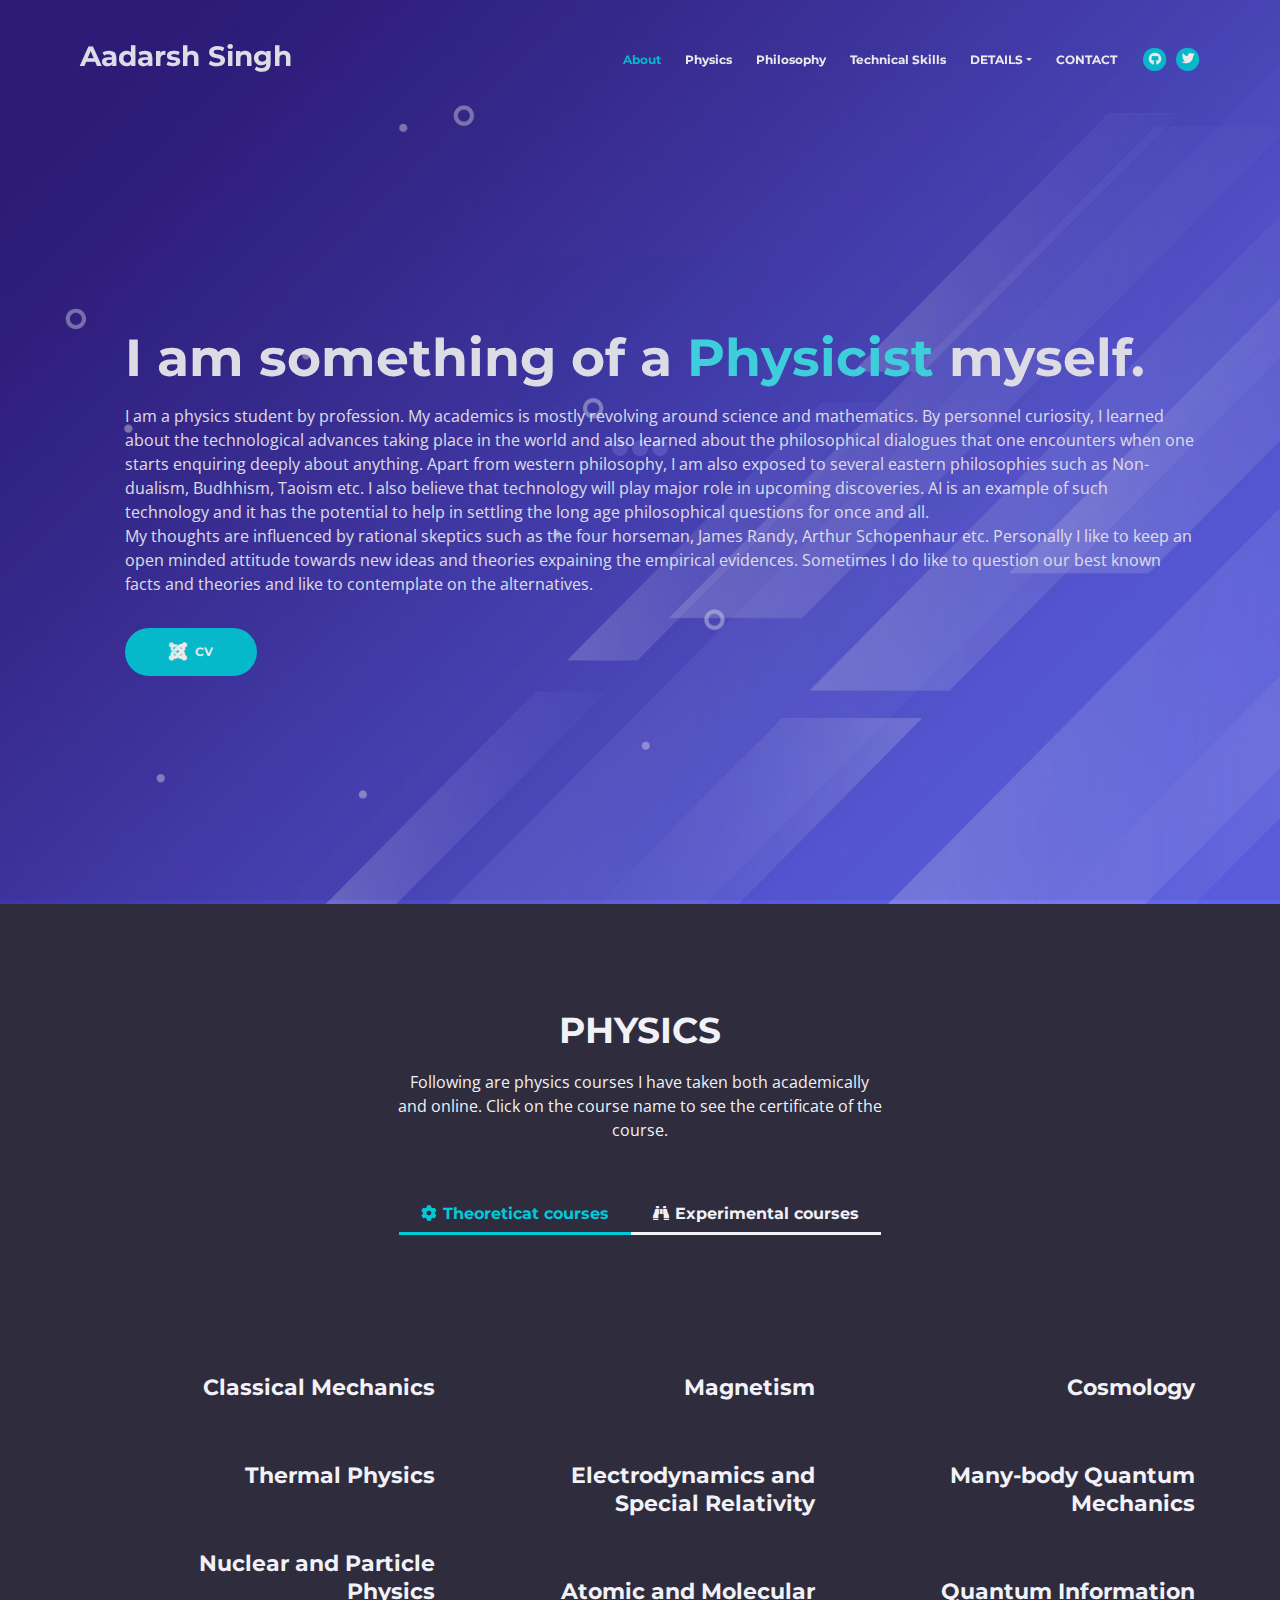
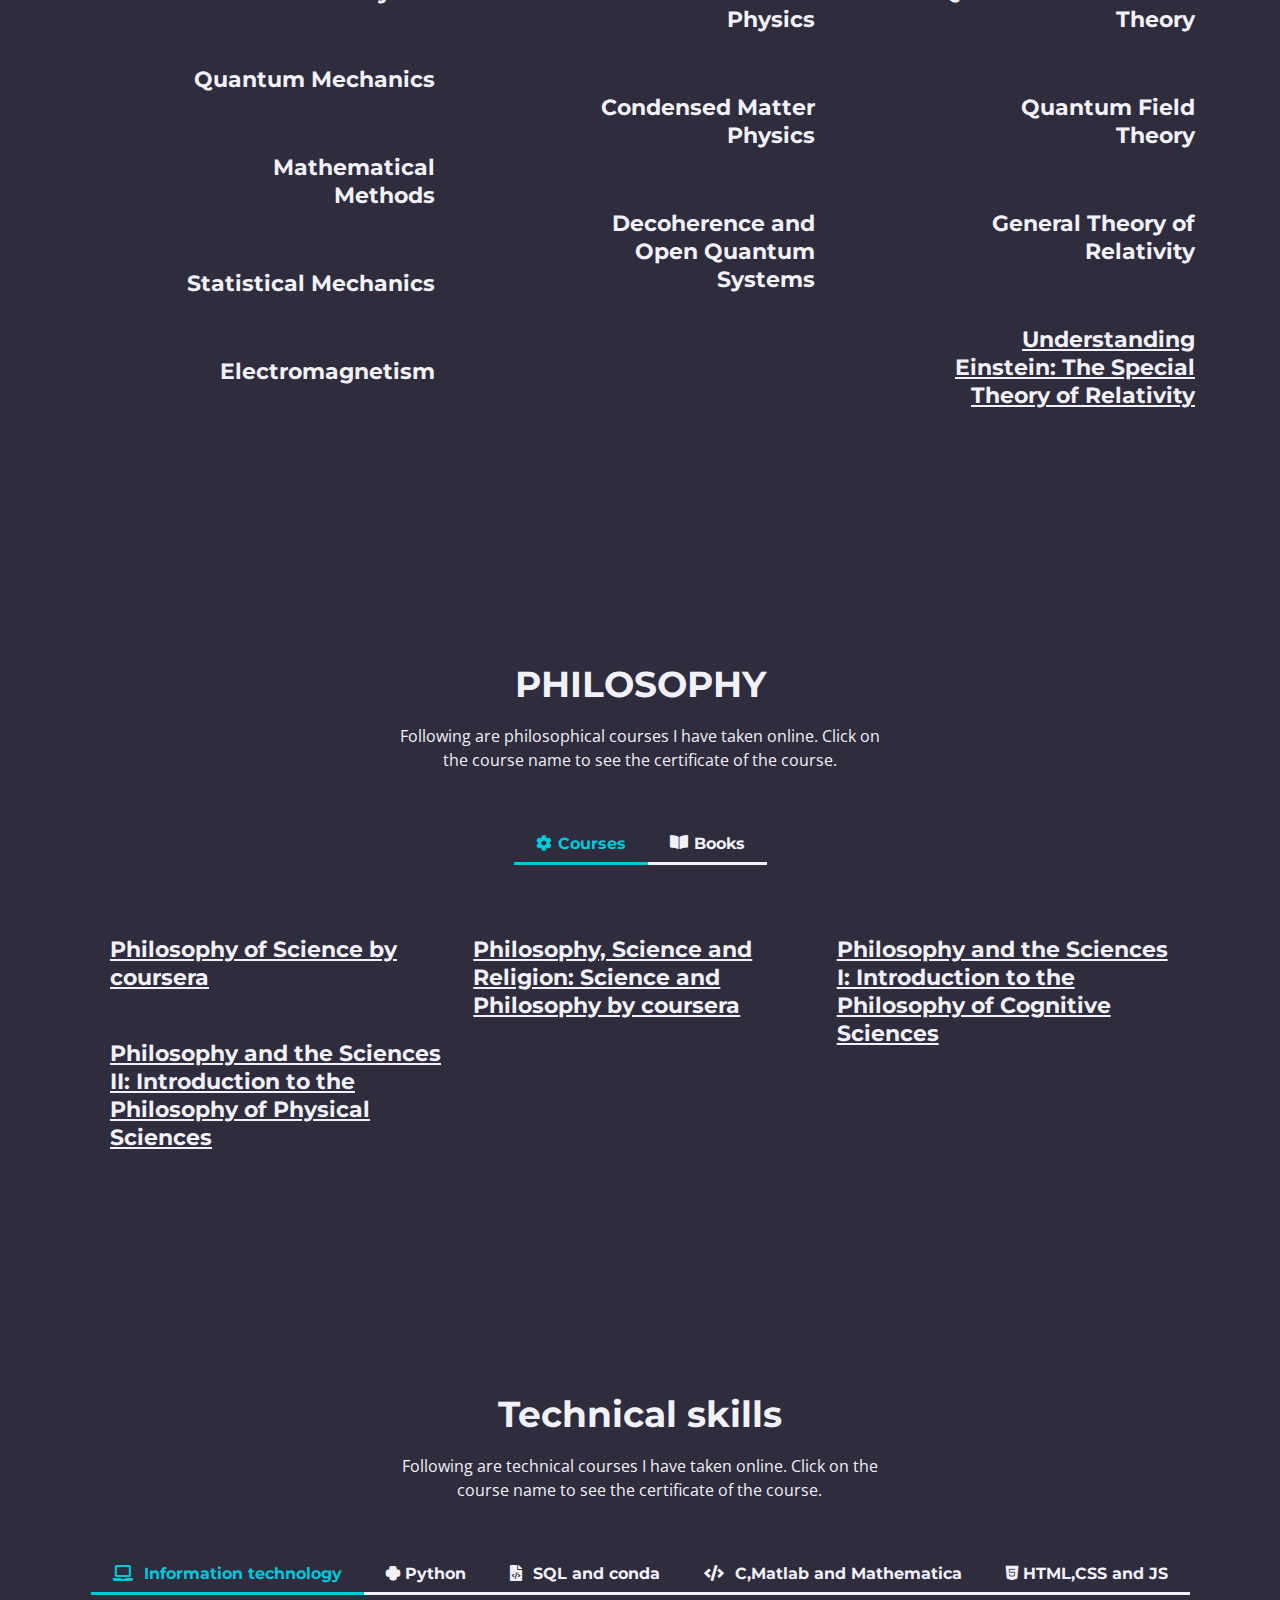
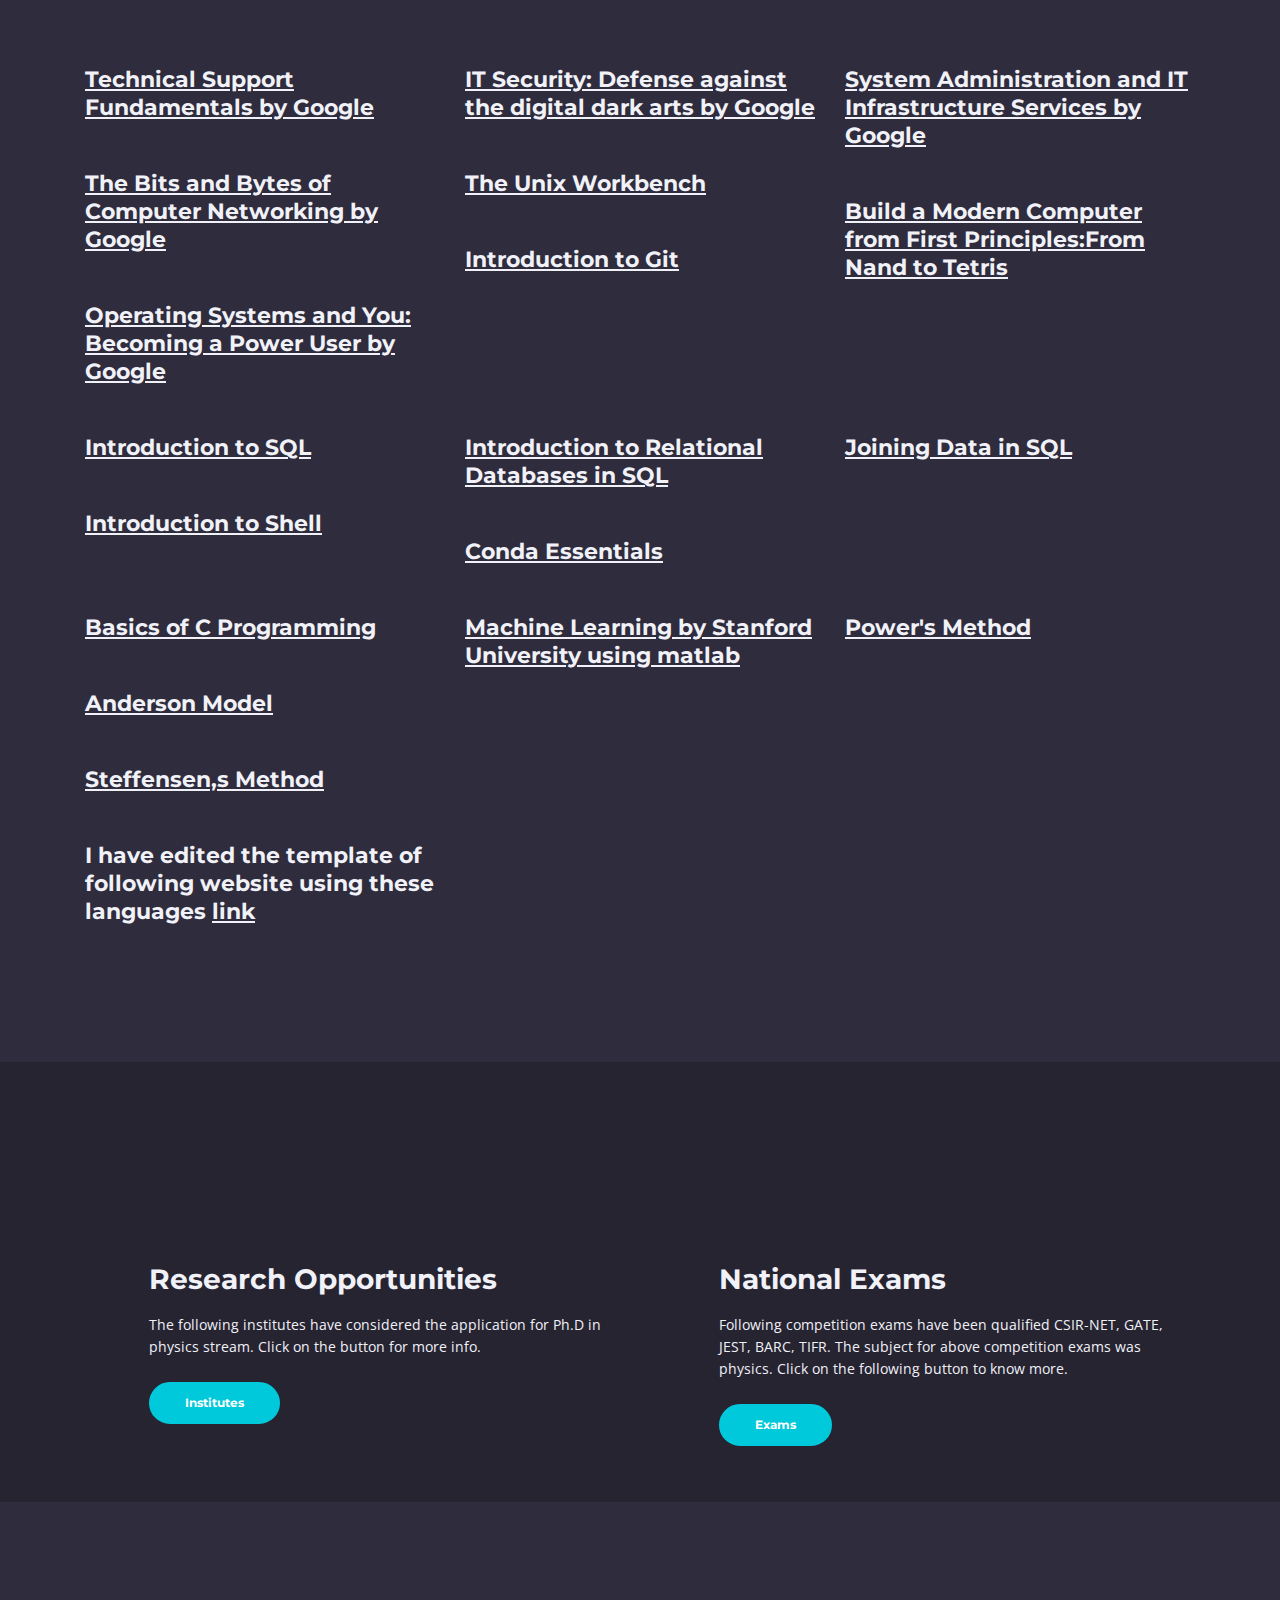
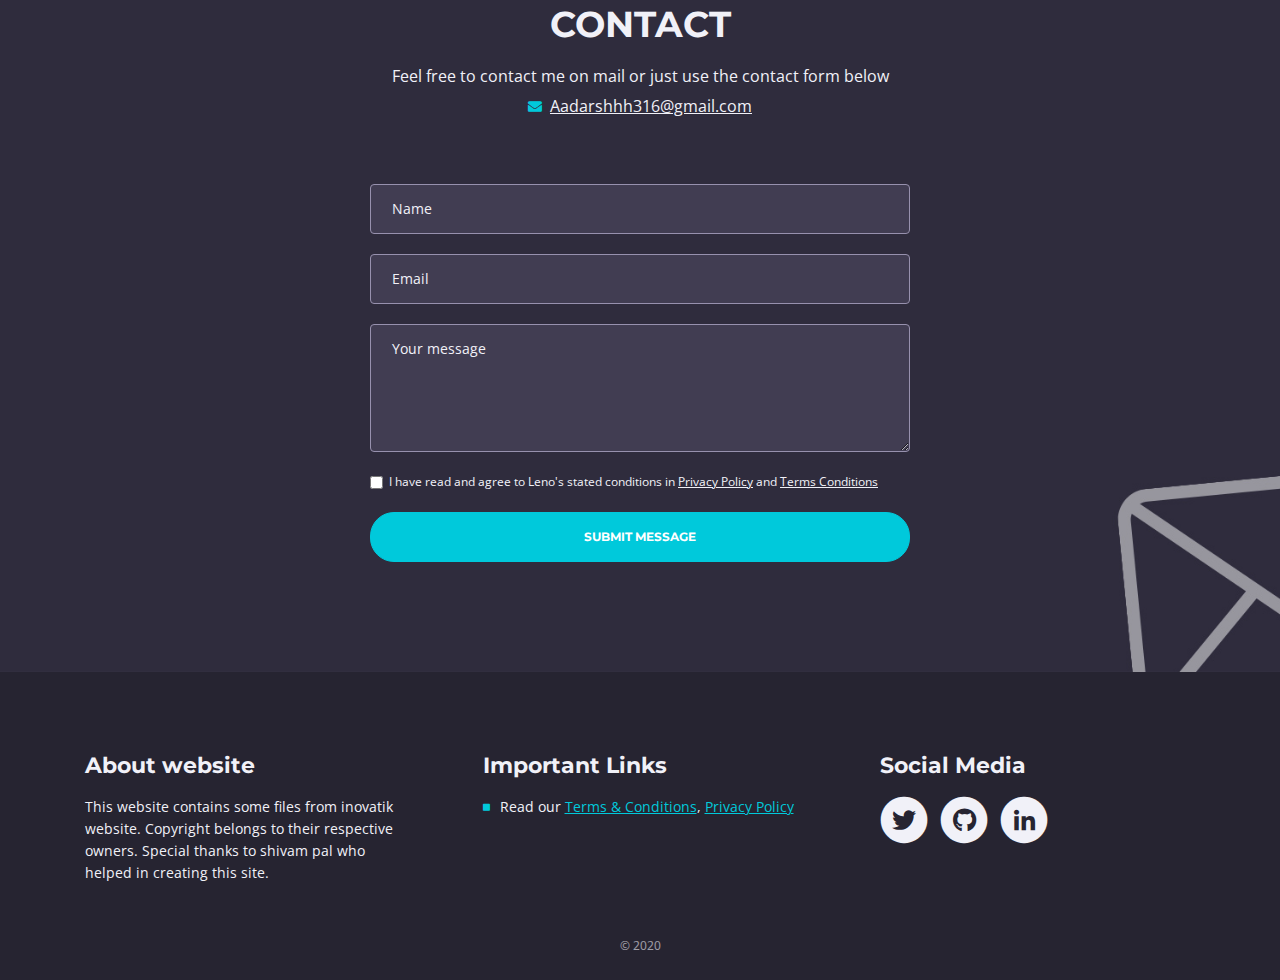
<file: index.html>
<!DOCTYPE html>
<html lang="en">

<head>
    <meta charset="utf-8">
    <meta name="viewport" content="width=device-width, initial-scale=1, shrink-to-fit=no">

    <!-- SEO Meta Tags -->
    <meta name="description"
        content="Mobile app HTML landing page template to help you build a great online presence for your app which will convert visitors into users">
    <meta name="author" content="Inovatik">

    <!-- OG Meta Tags to improve the way the post looks when you share the page on LinkedIn, Facebook, Google+ -->
    <meta property="og:site_name" content="" /> <!-- website name -->
    <meta property="og:site" content="" /> <!-- website link -->
    <meta property="og:title" content="" /> <!-- title shown in the actual shared post -->
    <meta property="og:description" content="" /> <!-- description shown in the actual shared post -->
    <meta property="og:image" content="" /> <!-- image link, make sure it's jpg -->
    <meta property="og:url" content="" /> <!-- where do you want your post to link to -->
    <meta property="og:type" content="article" />

    <!-- Website Title -->
    <title>Aadarsh Singh</title>

    <!-- Styles -->
    <link href="https://fonts.googleapis.com/css?family=Montserrat:400,600,700" rel="stylesheet">
    <link href="https://fonts.googleapis.com/css?family=Open+Sans:400,400i,700,700i" rel="stylesheet">
    <link href="css/bootstrap.css" rel="stylesheet">
    <link href="css/fontawesome-all.css" rel="stylesheet">
    <link href="css/swiper.css" rel="stylesheet">
    <link href="css/magnific-popup.css" rel="stylesheet">
    <link href="css/styles.css" rel="stylesheet">

    <!-- Favicon  -->
    <link rel="icon" href="images/skull.png">
</head>

<body data-spy="scroll" data-target=".fixed-top">

    <!-- Preloader -->
    <div class="spinner-wrapper">
        <div class="spinner">
            <div class="bounce1"></div>
            <div class="bounce2"></div>
            <div class="bounce3"></div>
        </div>
    </div>
    <!-- end of preloader -->


    <!-- Navigation -->
    <nav class="navbar navbar-expand-md navbar-dark navbar-custom fixed-top">
        <!-- Text Logo - Use this if you don't have a graphic logo -->
        <!-- <a class="navbar-brand logo-text page-scroll" href="index.html">Leno</a> -->

        <!-- Image Logo -->
        <a class="navbar-brand">
            <h3>Aadarsh Singh </h3>
        </a>
 
        <!-- Mobile Menu Toggle Button -->
        <button class="navbar-toggler" type="button" data-toggle="collapse" data-target="#navbarsExampleDefault"
            aria-controls="navbarsExampleDefault" aria-expanded="false" aria-label="Toggle navigation">
            <span class="navbar-toggler-awesome fas fa-bars"></span>
            <span class="navbar-toggler-awesome fas fa-times"></span>
        </button>
        <!-- end of mobile menu toggle button -->

        <div class="collapse navbar-collapse" id="navbarsExampleDefault">
            <ul class="navbar-nav ml-auto">
                <li class="nav-item">
                    <a class="nav-link page-scroll" href="#header">About <span class="sr-only">(current)</span></a>
                </li>
                <li class="nav-item">
                    <a class="nav-link page-scroll" href="#features">Physics</a>
                </li>
                <li class="nav-item">
                    <a class="nav-link page-scroll" href="#preview">Philosophy</a>
                </li>
				<li class="nav-item">
                    <a class="nav-link page-scroll" href="#preview2">Technical Skills</a>
                </li>

                <!-- Dropdown Menu -->
                <li class="nav-item dropdown">
                    <a class="nav-link dropdown-toggle page-scroll" href="#details" id="navbarDropdown" role="button"
                        aria-haspopup="true" aria-expanded="false">DETAILS</a>
                    <div class="dropdown-menu" aria-labelledby="navbarDropdown">
                        <a class="dropdown-item" href="P2.html"><span class="item-text">Thoughts</span></a>
                        <div class="dropdown-items-divide-hr"></div>
                        <a class="dropdown-item" href=""><span class="item-text">Research interest</span></a>
                    </div>
                </li>
                <!-- end of dropdown menu -->

                <li class="nav-item">
                    <a class="nav-link page-scroll" href="#contact">CONTACT</a>
                </li>
            </ul>
            <span class="nav-item social-icons">
                <span class="fa-stack">
                    <a href="https://github.com/scsa007316">
                        <i class="fas fa-circle fa-stack-2x"></i>
                        <i class="fab fa-github fa-stack-1x"></i>
                    </a>
                </span>
                <span class="fa-stack">
                    <a href="https://twitter.com/BOND007316">
                        <i class="fas fa-circle fa-stack-2x"></i>
                        <i class="fab fa-twitter fa-stack-1x"></i>
                    </a>
                </span>
            </span>
        </div>
    </nav> <!-- end of navbar -->
    <!-- end of navigation -->


    <!-- Header -->
    <header id="header" class="header">
        <div class="header-content">
            <div class="container">
                <div class="row">
                    <div class="col-lg-12">
                        <div class="text-container">
                            <h1> I am something of a <span id="js-rotating">Physicist, Philosopher, Polyglot Programmer,  IT Technician, Mathematician </span> myself.</h1>
                            <p class="p-large">
                                I am a physics student by profession. My academics is mostly revolving around
                                science and mathematics. By personnel curiosity, I learned about the
                                technological advances taking place in the world and also learned about
                                the philosophical dialogues that one encounters when one
                                starts enquiring deeply about anything. Apart from western philosophy,
                                I am also exposed to several eastern philosophies such as Non-dualism,
                                Budhhism, Taoism etc. I also believe that technology will play major role
                                in upcoming discoveries. AI is an example of such technology and it has the
				    potential to
                                help in settling the long age philosophical questions for once and all.
                                <br>

                                My thoughts are influenced by rational skeptics such as the four horseman,
                                James Randy, Arthur Schopenhaur etc. Personally I like to keep an open minded
                                attitude towards new ideas and theories expaining the empirical evidences.
                                Sometimes I do like to question our best known facts and theories and like to
                                contemplate on the alternatives.

                            </p>
                            <a class="btn-solid-lg page-scroll" href=""><i class="fab fa-joomla"></i>CV</a>
                        </div>
                    </div> <!-- end of col -->

                </div> <!-- end of row -->
            </div> <!-- end of container -->
        </div> <!-- end of header-content -->
    </header> <!-- end of header --
    <!-- end of header -->





    <!-- Features -->
    <div id="features" class="tabs">
        <div class="container">
            <div class="row">
                <div class="col-lg-12">
                    <h2>PHYSICS</h2>
                    <div class="p-heading p-large">
                        Following are physics courses I have taken both academically and online.
                        Click on the course name to see the certificate of the course.
                    </div>
                </div> <!-- end of col -->
            </div> <!-- end of row -->
            <div class="row">

                <!-- Tabs Links -->
                <ul class="nav nav-tabs" id="lenoTabs" role="tablist">
                    <li class="nav-item">
                        <a class="nav-link active" id="nav-tab-1" data-toggle="tab" href="#tab-1" role="tab"
                            aria-controls="tab-1" aria-selected="true"><i class="fas fa-cog"></i>Theoreticat courses</a>
                    </li>
                    <li class="nav-item">
                        <a class="nav-link" id="nav-tab-2" data-toggle="tab" href="#tab-2" role="tab"
                            aria-controls="tab-2" aria-selected="false"><i class="fas fa-binoculars"></i>Experimental
                            courses</a>
                    </li>

                </ul>
                <!-- end of tabs links -->


                <!-- Tabs Content-->
                <div class="tab-content" id="lenoTabsContent">

                    <!-- Tab -->
                    <div class="tab-pane fade show active" id="tab-1" role="tabpanel" aria-labelledby="tab-1">
                        <div class="container">
                            <div class="row">

                                <!-- Icon Cards Pane -->
                                <div class="col-lg-4">
                                    <div class="card left-pane first">
                                        <div class="card-body">
                                            <div class="text-wrapper">
                                                <h4 class="card-title">
                                                    Classical Mechanics</h4>
                                            </div>

                                        </div>
                                    </div>
                                    <div class="card left-pane">
                                        <div class="card-body">
                                            <div class="text-wrapper">
                                                <h4 class="card-title">Thermal Physics</h4>
                                            </div>

                                        </div>
                                    </div>
									<div class="card left-pane">
                                        <div class="card-body">
                                            <div class="text-wrapper">
                                                <h4 class="card-title">Nuclear and Particle Physics</h4>
                                            </div>

                                        </div>
                                    </div>
                                    <div class="card left-pane">
                                        <div class="card-body">
                                            <div class="text-wrapper">
                                                <h4 class="card-title">
                                                    Quantum Mechanics</h4>
                                            </div>

                                        </div>
                                    </div>
                                    <div class="card left-pane">
                                        <div class="card-body">
                                            <div class="text-wrapper">
                                                <h4 class="card-title"> Mathematical Methods</h4>
                                            </div>
                                        </div>
                                    </div>
                                    <div class="card left-pane">
                                        <div class="card-body">
                                            <div class="text-wrapper">
                                                <h4 class="card-title">Statistical Mechanics</h4>
                                            </div>
                                        </div>
                                    </div>
                                    <div class="card left-pane ">
                                        <div class="card-body">
                                            <div class="text-wrapper">
                                                <h4 class="card-title">Electromagnetism</h4>
                                            </div>
                                        </div>
                                    </div>
                                </div>
                                <!-- end of icon cards pane -->

                                <!-- Image Pane -->
                                <div class="col-lg-4">
                                    <div class="card left-pane first">
                                        <div class="card-body">
                                            <div class="text-wrapper">
                                                <h4 class="card-title">Magnetism</h4>
                                            </div>
                                        </div>
                                    </div>

                                    <div class="card left-pane">
                                        <div class="card-body">
                                            <div class="text-wrapper">
                                                <h4 class="card-title">Electrodynamics and Special Relativity</h4>
                                            </div>
                                        </div>
                                    </div>

                                    <div class="card left-pane">
                                        <div class="card-body">
                                            <div class="text-wrapper">
                                                <h4 class="card-title">Atomic and Molecular Physics</h4>
                                            </div>
                                        </div>
                                    </div>

                                    <div class="card left-pane">
                                        <div class="card-body">
                                            <div class="text-wrapper">
                                                <h4 class="card-title">Condensed Matter Physics</h4>
                                            </div>
                                        </div>
                                    </div>

                                    <div class="card left-pane">
                                        <div class="card-body">
                                            <div class="text-wrapper">
                                                <h4 class="card-title">Decoherence and Open Quantum Systems</h4>
                                            </div>
                                        </div>
                                    </div>
                                </div>
                                <!-- end of image pane -->

                                <!-- Icon Cards Pane -->
                                <div class="col-lg-4">
                                    <div class="card left-pane first">
                                        <div class="card-body">
                                            <div class="text-wrapper">
                                                <h4 class="card-title">Cosmology</h4>
                                            </div>
                                        </div>
                                    </div>

                                    <div class="card left-pane">
                                        <div class="card-body">
                                            <div class="text-wrapper">
                                                <h4 class="card-title">Many-body Quantum Mechanics</h4>
                                            </div>
                                        </div>
                                    </div>

                                    <div class="card left-pane">
                                        <div class="card-body">
                                            <div class="text-wrapper">
                                                <h4 class="card-title">Quantum Information Theory</h4>
                                            </div>
                                        </div>
                                    </div>
                                    <div class="card left-pane">
                                        <div class="card-body">
                                            <div class="text-wrapper">
                                                <h4 class="card-title">Quantum Field Theory</h4>
                                            </div>
                                        </div>
                                    </div>
                                    <div class="card left-pane">
                                        <div class="card-body">
                                            <div class="text-wrapper">
                                                <h4 class="card-title">General Theory of Relativity</h4>
                                            </div>
                                        </div>
                                    </div>
									<div class="card left-pane">
                                        <div class="card-body">
                                            <div class="text-wrapper">
											    <a href="https://www.coursera.org/account/accomplishments/certificate/QTXSTAQHB257"><h4 class="card-title">Understanding Einstein: The Special Theory of
Relativity
</h4></a>
                                            </div>
                                        </div>
                                    </div>

                                </div>
                                <!-- end of icon cards pane -->

                            </div> <!-- end of row -->
                        </div> <!-- end of container -->
                    </div> <!-- end of tab-pane -->
                    <!-- end of tab -->

                    <!-- Tab -->
                    <div class="tab-pane fade" id="tab-2" role="tabpanel" aria-labelledby="tab-2">
                        <div class="container">
                            <div class="row">

                                <!-- Image Pane -->
                                <div class="col-md-12">
                                    <div class="card left-pane first">
                                        <div class="card-body">
                                            <div class="text-wrapper">
                                                <h4 class="card-title">General Physics Laboratory</h4>
                                            </div>

                                        </div>
                                    </div>
                                    <div class="card left-pane">
                                        <div class="card-body">
                                            <div class="text-wrapper">
                                                <h4 class="card-title">
                                                    Nuclear Laboratory</h4>
                                            </div>

                                        </div>
                                    </div>
                                    <div class="card left-pane">
                                        <div class="card-body">
                                            <div class="text-wrapper">
                                                <h4 class="card-title"> Advance Physics Laboratory</h4>
                                            </div>
                                        </div>
                                    </div>
                                    <div class="card left-pane">
                                        <div class="card-body">
                                            <div class="text-wrapper">
                                                <h4 class="card-title">Electronics Laboratory</h4>
                                            </div>
                                        </div>
                                    </div>
                                    <div class="card left-pane ">
                                        <div class="card-body">
                                            <div class="text-wrapper">
                                                <h4 class="card-title">Condensed Matter Physics Laboratory</h4>
                                            </div>
                                        </div>
                                    </div>
                                </div>
                                <!-- end of image pane -->



                            </div> <!-- end of row -->
                        </div> <!-- end of container -->
                    </div> <!-- end of tab-pane -->
                    <!-- end of tab -->

                    <!-- Tab -->


                </div> <!-- end of tab-content -->
                <!-- end of tabs content -->

            </div> <!-- end of row -->
        </div> <!-- end of container -->
    </div> <!-- end of tabs -->
    <!-- end of features -->


   <div id="preview" class="tabs">
        <div class="container">
            <div class="row">
                <div class="col-lg-12">
                    <h2>PHILOSOPHY</h2>
                    <div class="p-heading p-large">
                        Following are philosophical courses I have taken online.
                        Click on the course name to see the certificate of the course.
                    </div>
                </div> <!-- end of col -->
            </div> <!-- end of row -->
            <div class="row">

                <!-- Tabs Links -->
                <ul class="nav nav-tabs" id="lenoTabs" role="tablist">
                    <li class="nav-item">
                        <a class="nav-link active" id="nav-tab-3" data-toggle="tab" href="#tab-3" role="tab"
                            aria-controls="tab-3" aria-selected="true"><i class="fas fa-cog"></i>Courses</a>
                    </li>
                    <li class="nav-item">
                        <a class="nav-link" id="nav-tab-4" data-toggle="tab" href="#tab-4" role="tab"
                            aria-controls="tab-4" aria-selected="false"><i class="fas fa-book-open"></i>Books</a>
                    </li>

                </ul>
                <!-- end of tabs links -->


                <!-- Tabs Content-->
                <div class="tab-content" id="lenoTabsContent">

                    <!-- Tab -->
                    <div class="tab-pane fade show active" id="tab-3" role="tabpanel" aria-labelledby="tab-3">
                        <div class="container">
                            <div class="row">

                                <!-- Icon Cards Pane -->
                                <div class="col-lg-4">
                                    <div class="card left-pane first">
                                        <div class="card-body">
                                            <div class="text-wrapper">
                                                 <a href="https://www.coursera.org/account/accomplishments/records/Z7K2X9AJ3RLL"><h4 class="card-title">Philosophy of Science by coursera
</h4></a>
                                            </div>

                                        </div>
                                    </div>
                                    
                                    
                                    <div class="card left-pane">
                                        <div class="card-body">
                                            <div class="text-wrapper">
                                                  <a href="https://www.coursera.org/account/accomplishments/records/SNA2TK4WB8NH"><h4 class="card-title">Philosophy and the Sciences II: Introduction to the Philosophy of Physical Sciences</h4></a>
                                          </div>
                                        </div>
                                    </div>
                                    

                                </div>
                                <!-- end of icon cards pane -->
<div class="col-lg-4">
                                    
                                    <div class="card left-pane">
                                        <div class="card-body">
                                            <div class="text-wrapper">
                                                 <a href="https://www.coursera.org/account/accomplishments/certificate/GCSDCE2ADZ92"><h4 class="card-title">Philosophy, Science and Religion: Science and Philosophy by coursera</h4></a>
                                            </div>

                                        </div>
                                    </div>
                                   
                                    

                                </div>
                                <!-- end of icon cards pane -->
<div class="col-lg-4">
                                   
                                    <div class="card left-pane">
                                        <div class="card-body">
                                            <div class="text-wrapper">
                                               <a href="https://www.coursera.org/account/accomplishments/certificate/M9P45NUYAFHQ"><h4 class="card-title">Philosophy and the Sciences I: Introduction to the Philosophy of Cognitive Sciences</h4></a>
                                            </div>

                                        </div>
                                    </div>
                                    
                                    

                                </div>
                                <!-- end of icon cards pane -->

                            </div> <!-- end of row -->
                        </div> <!-- end of container -->
                    </div> <!-- end of tab-pane -->
                    <!-- end of tab -->

                    <!-- Tab -->
                    <div class="tab-pane fade" id="tab-4" role="tabpanel" aria-labelledby="tab-4">
                        <div class="container">
                            <div class="row">

                                <!-- Icon Cards Pane -->
                                <div class="col-lg-4">
                                    <div class="card left-pane first">
                                        <div class="card-body">
                                            <div class="text-wrapper">
                                                <h4 class="card-title">
                                                    Thus Spoke Zarathustra by Friedrich Nietzsche</h4>
                                            </div>

                                        </div>
                                    </div>
                                    <div class="card left-pane">
                                        <div class="card-body">
                                            <div class="text-wrapper">
                                                <h4 class="card-title">The World as Will and Representation by Arthur Schopenhauer</h4>
                                            </div>

                                        </div>
                                    </div>
									<div class="card left-pane">
                                        <div class="card-body">
                                            <div class="text-wrapper">
                                                <h4 class="card-title">Collected Maxims and Other Reflections by François de La Rochefoucauld</h4>
                                            </div>

                                        </div>
                                    </div>
                                    <div class="card left-pane">
                                        <div class="card-body">
                                            <div class="text-wrapper">
                                                <h4 class="card-title">
                                                    Fear and Trembling and The Sickness Unto Death by Søren Kierkegaard</h4>
                                            </div>

                                        </div>
                                    </div>
                                    
                                </div>
                                <!-- end of icon cards pane -->

                                <!-- Image Pane -->
                                <div class="col-lg-4">
                                    <div class="card left-pane first">
                                        <div class="card-body">
                                            <div class="text-wrapper">
                                                <h4 class="card-title">ESSAYS OF MICHEL DE MONTAIGNE</h4>
                                            </div>
                                        </div>
                                    </div>

                                    <div class="card left-pane">
                                        <div class="card-body">
                                            <div class="text-wrapper">
                                                <h4 class="card-title">Our Knowledge of the External World by Bertrand Russell</h4>
                                            </div>
                                        </div>
                                    </div>

                                    <div class="card left-pane">
                                        <div class="card-body">
                                            <div class="text-wrapper">
                                                <h4 class="card-title">Philosophical Investigations by Ludwig Wittgenstein</h4>
                                            </div>
                                        </div>
                                    </div>

                                    <div class="card left-pane">
                                        <div class="card-body">
                                            <div class="text-wrapper">
                                                <h4 class="card-title"></h4>
                                            </div>
                                        </div>
                                    </div>

                                    <div class="card left-pane">
                                        <div class="card-body">
                                            <div class="text-wrapper">
                                                <h4 class="card-title"></h4>
                                            </div>
                                        </div>
                                    </div>
                                </div>
                                <!-- end of image pane -->

                                <!-- Icon Cards Pane -->
                                <div class="col-lg-4">
                                    <div class="card left-pane first">
                                        <div class="card-body">
                                            <div class="text-wrapper">
                                                <h4 class="card-title">Zen Koans</h4>
                                            </div>
                                        </div>
                                    </div>

                                    <div class="card left-pane">
                                        <div class="card-body">
                                            <div class="text-wrapper">
                                                <h4 class="card-title">Aparokshanubhuti by Adi Shankara</h4>
                                            </div>
                                        </div>
                                    </div>

                                    <div class="card left-pane">
                                        <div class="card-body">
                                            <div class="text-wrapper">
                                                <h4 class="card-title">Yoga Sutras of Patanjali</h4>
                                            </div>
                                        </div>
                                    </div>
                                    <div class="card left-pane">
                                        <div class="card-body">
                                            <div class="text-wrapper">
                                                <h4 class="card-title">Vivekananda Sahitya</h4>
                                            </div>
                                        </div>
                                    </div>
                                    <div class="card left-pane">
                                        <div class="card-body">
                                            <div class="text-wrapper">
                                                <h4 class="card-title">The Buddha and His Dhamma</h4>
                                            </div>
                                        </div>
                                    </div>
									

                                </div>
                                <!-- end of icon cards pane -->



                            </div> <!-- end of row -->
                        </div> <!-- end of container -->
                    </div> <!-- end of tab-pane -->
                    <!-- end of tab -->

                    <!-- Tab -->


                </div> <!-- end of tab-content -->
                <!-- end of tabs content -->

            </div> <!-- end of row -->
        </div> <!-- end of container -->
    </div> <!-- end of tabs -->
    <!-- end of features -->
   <div id="preview2" class="tabs">
        <div class="container">
            <div class="row">
                <div class="col-lg-12">
                    <h2>Technical skills</h2>
                    <div class="p-heading p-large">
                        Following are technical courses I have taken online.
                        Click on the course name to see the certificate of the course.
                    </div>
                </div> <!-- end of col -->
            </div> <!-- end of row -->
            <div class="row">

                <!-- Tabs Links -->
                <ul class="nav nav-tabs" id="lenoTabs" role="tablist">
                    <li class="nav-item">
                        <a class="nav-link active" id="nav-tab-5" data-toggle="tab" href="#tab-5" role="tab"
                            aria-controls="tab-5" aria-selected="true"><i class="fas fa-laptop"></i> Information technology </a>
                    </li>
                    <li class="nav-item">
                        <a class="nav-link" id="nav-tab-6" data-toggle="tab" href="#tab-6" role="tab"
                            aria-controls="tab-6" aria-selected="false"><i class="fab fa-python"></i> Python</a>
                    </li>
					<li class="nav-item">
                        <a class="nav-link" id="nav-tab-7" data-toggle="tab" href="#tab-7" role="tab"
                            aria-controls="tab-7" aria-selected="false"><i class="fas fa-file-code"></i>  SQL and conda</a>
							<li class="nav-item">
                        <a class="nav-link" id="nav-tab-8" data-toggle="tab" href="#tab-8" role="tab"
                            aria-controls="tab-8" aria-selected="false"><i class="fas fa-code"></i>  C,Matlab and Mathematica</a>
                    </li>
					<li class="nav-item">
                        <a class="nav-link" id="nav-tab-9" data-toggle="tab" href="#tab-9" role="tab"
                            aria-controls="tab-9" aria-selected="false"><i class="fab fa-html5"></i> HTML,CSS and JS</a>
                    </li>
                    </li>

                </ul>
                <!-- end of tabs links -->


                <!-- Tabs Content-->
                <div class="tab-content" id="lenoTabsContent">

                    <!-- Tab -->
                    <div class="tab-pane fade show active" id="tab-5" role="tabpanel" aria-labelledby="tab-5">
                        <div class="container">
                            <div class="row">

                                <!-- Icon Cards Pane -->
                                <div class="col-lg-4">
                                    <div class="card left-pane first">
                                        <div class="card-body">
                                            <div class="text-wrapper">
                                                     <a href="https://www.coursera.org/account/accomplishments/certificate/YR7KGRR7JZH8"><h4 class="card-title">Technical Support Fundamentals by Google</h4></a>
                                            </div>

                                        </div>
                                    </div>
                                    <div class="card left-pane">
                                        <div class="card-body">
                                            <div class="text-wrapper">
                                               <a href="https://coursera.org/share/cc4cf630181eb2df5a96a6694e0f594b"><h4 class="card-title">The Bits and Bytes of Computer Networking by Google</h4></a>
                                             </div>

                                        </div>
                                    </div>
                                    <div class="card left-pane">
                                        <div class="card-body">
                                            <div class="text-wrapper">
                                                <a href="https://coursera.org/share/b02842977c450cd4b5a4a27a1a0e9562"><h4 class="card-title">Operating Systems and You: Becoming a Power User by Google</h4></a>
                                             </div>

                                        </div>
                                    </div>
                                 
                                </div>
                                <!-- end of icon cards pane -->

                                <!-- Image Pane -->
                                <div class="col-lg-4">
                                    <div class="card left-pane first">
                                        <div class="card-body">
                                            <div class="text-wrapper">
                                                    <a href="https://coursera.org/share/ba48422258a890c4b2a5a98c4fdacb5f"><h4 class="card-title">IT Security: Defense against the digital dark arts by Google</h4></a>
                                            </div>
                                        </div>
                                    </div>

                                    <div class="card left-pane">
                                        <div class="card-body">
                                            <div class="text-wrapper">
                                                <a href="https://coursera.org/share/249594efba6de43d2576434f436a9a9e"><h4 class="card-title">The Unix Workbench</h4></a>
                                             </div>
                                        </div>
                                    </div>

                                    <div class="card left-pane">
                                        <div class="card-body">
                                            <div class="text-wrapper">
                                               <a href="https://www.datacamp.com/statement-of-accomplishment/course/1a1cde9d27db0ee1e53e9e2256a11f3883f7be07"><h4 class="card-title">Introduction to Git</h4></a>
                                            </div>
                                        </div>
                                    </div>

                                    
                                </div>
                                <!-- end of image pane -->

                                <!-- Icon Cards Pane -->
                                <div class="col-lg-4">
                                    <div class="card left-pane first">
                                        <div class="card-body">
                                            <div class="text-wrapper">
                                                 <a href="https://coursera.org/share/3752f5f362a7d0e42a77dc9c3014ca54"><h4 class="card-title">System Administration and IT Infrastructure Services by Google</h4></a>
                                               </div>
                                        </div>
                                    </div>

                                    <div class="card left-pane">
                                        <div class="card-body">
                                            <div class="text-wrapper">
                                                  <a href="https://www.coursera.org/account/accomplishments/certificate/TATUF94CW2AP"><h4 class="card-title">Build a Modern Computer from First Principles:From Nand to Tetris</h4></a>
                                              </div>
                                        </div>
                                    </div>

                                    

                                </div>
                                <!-- end of icon cards pane -->

                            </div> <!-- end of row -->
                        </div> <!-- end of container -->
                    </div> <!-- end of tab-pane -->
                    <!-- end of tab -->

                    <!-- Tab -->
                    <div class="tab-pane fade" id="tab-6" role="tabpanel" aria-labelledby="tab-6">
                        <div class="container">
                            <div class="row">

                                
                                <!-- Icon Cards Pane -->
                                <div class="col-lg-4">
                                    <div class="card left-pane first">
                                        <div class="card-body">
                                            <div class="text-wrapper">
                                                     <a href="https://www.datacamp.com/statement-of-accomplishment/track/054cb7857f66fc0613aeac04d2687ab5010260d5"><h4 class="card-title">Data Scientist with Python Track</h4></a>
                                            </div>

                                        </div>
                                    </div>
                                    <div class="card left-pane">
                                        <div class="card-body">
                                            <div class="text-wrapper">
                                               <a href="https://coursera.org/share/1b3e467e4649a4de395cb66a6aaf730d"><h4 class="card-title">Supervised Machine Learning: Regression and Classification</h4></a>
                                             </div>

                                        </div>
                                    </div>
                                    <div class="card left-pane">
                                        <div class="card-body">
                                            <div class="text-wrapper">
                                               <a href="https://coursera.org/share/17918ac1c15b00c17ef6685c02e1376f"><h4 class="card-title">Advanced Learning Algorithms</h4></a>
                                             </div>

                                        </div>
                                    </div>
                                    <div class="card left-pane">
                                        <div class="card-body">
                                            <div class="text-wrapper">
                                               <a href="https://www.datacamp.com/statement-of-accomplishment/course/af7877795e92ad5b68f305af5a97e4e23f2af84d"><h4 class="card-title">Introduction to Python</h4></a>
                                             </div>

                                        </div>
                                    </div>
                                    
                                    <div class="card left-pane">
                                        <div class="card-body">
                                            <div class="text-wrapper">
                                                <a href="https://www.datacamp.com/statement-of-accomplishment/course/36478e211f8c7799f0674d5f0770892d50325bf7"><h4 class="card-title">Intermediate Python</h4></a>
                                             </div>

                                        </div>
                                    </div>
									<div class="card left-pane first">
                                        <div class="card-body">
                                            <div class="text-wrapper">
                                                     <a href="https://www.datacamp.com/statement-of-accomplishment/course/98389f9f04fc8c36588de0dda7538876d8e1fa64"><h4 class="card-title">Introduction to Deep Learning in Python</h4></a>
                                            </div>

                                        </div>
                                    </div>
                                    <div class="card left-pane">
                                        <div class="card-body">
                                            <div class="text-wrapper">
                                               <a href="https://www.datacamp.com/statement-of-accomplishment/course/ffe3992842973e2340b359b101e6a69a6ed1ab7a"><h4 class="card-title">Advanced Deep Learning with Keras</h4></a>
                                             </div>

                                        </div>
                                    </div>
                                    <div class="card left-pane">
                                        <div class="card-body">
                                            <div class="text-wrapper">
                                                <a href="https://www.datacamp.com/statement-of-accomplishment/course/5d49c933d6da5fbb604cbcef1c82621acb63a730"><h4 class="card-title">Image Processing with Keras in Python</h4></a>
                                             </div>

                                        </div>
                                    </div>
                                 <div class="card left-pane first">
                                        <div class="card-body">
                                            <div class="text-wrapper">
                                                     <a href="https://www.datacamp.com/statement-of-accomplishment/course/ac2dac3f9a781e2e27f9c89c4753b6c32bf71b5c"><h4 class="card-title">Introduction to TensorFlow in Python</h4></a>
                                            </div>

                                        </div>
                                    </div>
                                    <div class="card left-pane">
                                        <div class="card-body">
                                            <div class="text-wrapper">
                                               <a href="https://www.datacamp.com/statement-of-accomplishment/course/d450a47fbfd56e7ce39676c257655af307cec839"><h4 class="card-title">AI Fundamentals</h4></a>
                                             </div>

                                        </div>
                                    </div>
                                    <div class="card left-pane">
                                        <div class="card-body">
                                            <div class="text-wrapper">
                                                <a href="https://www.datacamp.com/statement-of-accomplishment/course/24de6fec1044755da24e0b7f9e9e393a7b050c91"><h4 class="card-title">Building Chatbots in Python</h4></a>
                                             </div>

                                        </div>
                                    </div>
                                 
                                 
                                </div>
                                <!-- end of icon cards pane -->

                                <!-- Image Pane -->
                                <div class="col-lg-4">
                                    <div class="card left-pane first">
                                        <div class="card-body">
                                            <div class="text-wrapper">
                                                    <a href="https://www.datacamp.com/statement-of-accomplishment/course/69f0a988cd96f04b8090d6d0bd8214705a5fc451"><h4 class="card-title">Python Data Science Toolbox (Part 1)</h4></a>
                                            </div>
                                        </div>
                                    </div>

                                    <div class="card left-pane">
                                        <div class="card-body">
                                            <div class="text-wrapper">
                                                <a href="https://www.datacamp.com/statement-of-accomplishment/course/6eeaa72c169b85221ba1a4fd83d6f962de9b065c"><h4 class="card-title">Python Data Science Toolbox (Part 2)</h4></a>
                                             </div>
                                        </div>
                                    </div>

                                    <div class="card left-pane">
                                        <div class="card-body">
                                            <div class="text-wrapper">
                                               <a href="https://www.datacamp.com/statement-of-accomplishment/course/122b8342fab82271e8e495e2fbf7e4cea4881fd1"><h4 class="card-title">Introduction to Importing Data in Python</h4></a>
                                            </div>
                                        </div>
                                    </div>
									<div class="card left-pane first">
                                        <div class="card-body">
                                            <div class="text-wrapper">
                                                     <a href="https://www.datacamp.com/statement-of-accomplishment/course/4c5bd26df8319307e0a492a1b44d1fa008220bcd"><h4 class="card-title">Intermediate Importing Data in Python</h4></a>
                                            </div>

                                        </div>
                                    </div>
                                    <div class="card left-pane">
                                        <div class="card-body">
                                            <div class="text-wrapper">
                                               <a href="https://www.datacamp.com/statement-of-accomplishment/course/02e49b12bdcf7fe39c3f425deecb8a8dffccc237"><h4 class="card-title">Cleaning Data in Python</h4></a>
                                             </div>

                                        </div>
                                    </div>
                                    <div class="card left-pane">
                                        <div class="card-body">
                                            <div class="text-wrapper">
                                                <a href="https://www.datacamp.com/statement-of-accomplishment/course/dd08cbd4b26acc3e9dc76dd00938f244dc7a1e4f"><h4 class="card-title">Pandas Foundations</h4></a>
                                             </div>

                                        </div>
                                    </div>
                                    <div class="card left-pane first">
                                        <div class="card-body">
                                            <div class="text-wrapper">
                                                     <a href="https://www.datacamp.com/statement-of-accomplishment/course/cb82a7029649ddb544af190fdad5bf3acaf4ba02"><h4 class="card-title">Manipulating DataFrames with pandas</h4></a>
                                            </div>

                                        </div>
                                    </div>
                                    <div class="card left-pane">
                                        <div class="card-body">
                                            <div class="text-wrapper">
                                               <a href="https://www.datacamp.com/statement-of-accomplishment/course/412a019608c6a1b34941a38003696a21357f17ef"><h4 class="card-title">Merging DataFrames with pandas</h4></a>
                                             </div>

                                        </div>
                                    </div>
                                    <div class="card left-pane">
                                        <div class="card-body">
                                            <div class="text-wrapper">
                                                <a href="https://www.datacamp.com/statement-of-accomplishment/course/2e49a1d4da4be6a74c73a3665ecae4768d448afe"><h4 class="card-title">Analyzing Police Activity with pandas</h4></a>
                                             </div>

                                        </div>
                                    </div>
                                 

                                    
                                </div>
                                <!-- end of image pane -->

                                <!-- Icon Cards Pane -->
                                <div class="col-lg-4">
                                    <div class="card left-pane first">
                                        <div class="card-body">
                                            <div class="text-wrapper">
                                                 <a href="https://www.datacamp.com/statement-of-accomplishment/course/ec65d69282495e9653d8f23eb8b72854683cecac"><h4 class="card-title">Introduction to Data Visualization in Python</h4></a>
                                               </div>
                                        </div>
                                    </div>

                                    <div class="card left-pane">
                                        <div class="card-body">
                                            <div class="text-wrapper">
                                                  <a href="https://www.datacamp.com/statement-of-accomplishment/course/6f069e5fba4afb398a3117f833c6673f1e467b76"><h4 class="card-title">Interactive Data Visualization with Bokeh</h4></a>
                                              </div>
                                        </div>
                                    </div>
									<div class="card left-pane first">
                                        <div class="card-body">
                                            <div class="text-wrapper">
                                                     <a href="https://www.datacamp.com/statement-of-accomplishment/course/26e7c6492d3171e22e98b9301980114334f29ca0"><h4 class="card-title">Statistical Thinking in Python (Part 1)</h4></a>
                                            </div>

                                        </div>
                                    </div>
                                    <div class="card left-pane">
                                        <div class="card-body">
                                            <div class="text-wrapper">
                                               <a href="https://www.datacamp.com/statement-of-accomplishment/course/997cba488fc1e869ea8eae9e53f685045f808691"><h4 class="card-title">Statistical Thinking in Python (Part 2)</h4></a>
                                             </div>

                                        </div>
                                    </div>
                                    <div class="card left-pane">
                                        <div class="card-body">
                                            <div class="text-wrapper">
                                                <a href="https://www.datacamp.com/statement-of-accomplishment/course/6b5ca4fe650c0a8d266ca1b8eb4af3ebff7630ae"><h4 class="card-title">Supervised Learning with scikit-learn</h4></a>
                                             </div>

                                        </div>
                                    </div>
                                 <div class="card left-pane first">
                                        <div class="card-body">
                                            <div class="text-wrapper">
                                                     <a href="https://www.datacamp.com/statement-of-accomplishment/course/8fc6d67f4466476b13d70085f81ceae7e22e42b8"><h4 class="card-title">Unsupervised Learning in Python</h4></a>
                                            </div>

                                        </div>
                                    </div>
                                    <div class="card left-pane">
                                        <div class="card-body">
                                            <div class="text-wrapper">
                                               <a href="https://www.datacamp.com/statement-of-accomplishment/course/5074aea681485a9f011acf250a48fb5c306e44bd"><h4 class="card-title">Machine Learning with Tree-Based Models in Python</h4></a>
                                             </div>

                                        </div>
                                    </div>
                                    <div class="card left-pane">
                                        <div class="card-body">
                                            <div class="text-wrapper">
                                                <a href="https://www.datacamp.com/statement-of-accomplishment/course/b4c897b628b94b8a6bfe052e48e1d2b665397634"><h4 class="card-title">Introduction to Network Analysis in Python</h4></a>
                                             </div>

                                        </div>
                                    </div>
									     <div class="card left-pane">
                                        <div class="card-body">
                                            <div class="text-wrapper">
                                                <a href="https://www.datacamp.com/statement-of-accomplishment/course/a75a12b60751dac326020dd40caefd15807ae61b"><h4 class="card-title">Case Study: School Budgeting with Machine Learning in Python</h4></a>
                                             </div>

                                        </div>
                                    </div>
                                 

                                    

                                </div>


                            </div> <!-- end of row -->
                        </div> <!-- end of container -->
                    </div> <!-- end of tab-pane -->
                    <!-- end of tab -->

                    <!-- Tab -->
					
                    <!-- Tab -->
                    <div class="tab-pane fade show active" id="tab-7" role="tabpanel" aria-labelledby="tab-7">
                        <div class="container">
                            <div class="row">

                                <!-- Icon Cards Pane -->
                                <div class="col-lg-4">
                                    <div class="card left-pane first">
                                        <div class="card-body">
                                            <div class="text-wrapper">
                                                     <a href="https://www.datacamp.com/statement-of-accomplishment/course/858b95ef21e8c84fb7f7da8be22f29082fb65a84"><h4 class="card-title">Introduction to SQL</h4></a>
                                            </div>

                                        </div>
                                    </div>
                                    <div class="card left-pane">
                                        <div class="card-body">
                                            <div class="text-wrapper">
                                               <a href="https://www.datacamp.com/statement-of-accomplishment/course/4499f513590a8d6f245b30d030f86f9263467017"><h4 class="card-title">Introduction to Shell</h4></a>
                                             </div>

                                        </div>
                                    </div>
                         
                                 
                                </div>
                                <!-- end of icon cards pane -->

                                <!-- Image Pane -->
                                <div class="col-lg-4">
                                    <div class="card left-pane first">
                                        <div class="card-body">
                                            <div class="text-wrapper">
                                                    <a href="https://www.datacamp.com/statement-of-accomplishment/course/593f3f3d3d9ec1d8772038710ce7e8e624ba154c"><h4 class="card-title">Introduction to Relational Databases in SQL</h4></a>
                                            </div>
                                        </div>
                                    </div>

                                    <div class="card left-pane">
                                        <div class="card-body">
                                            <div class="text-wrapper">
                                                <a href="https://www.datacamp.com/statement-of-accomplishment/course/885758efd67c8d8ca305e13db506e0987c3ace0e"><h4 class="card-title">Conda Essentials</h4></a>
                                             </div>
                                        </div>
                                    </div>

                                  
                                    
                                </div>
                                <!-- end of image pane -->

                                <!-- Icon Cards Pane -->
                                <div class="col-lg-4">
                                    <div class="card left-pane first">
                                        <div class="card-body">
                                            <div class="text-wrapper">
                                                 <a href="https://www.datacamp.com/statement-of-accomplishment/course/1947eca1f2923495aedf7b232a4d348d6ab5f024"><h4 class="card-title">Joining Data in SQL</h4></a>
                                               </div>
                                        </div>
                                    </div>

                                 
                                    

                                </div>
                                <!-- end of icon cards pane -->

                            </div> <!-- end of row -->
                        </div> <!-- end of container -->
                    </div> <!-- end of tab-pane -->
                    <!-- end of tab -->

                        <!-- Tab -->
                    <div class="tab-pane fade show active" id="tab-8" role="tabpanel" aria-labelledby="tab-8">
                        <div class="container">
                            <div class="row">

                                <!-- Icon Cards Pane -->
                                <div class="col-lg-4">
                                    <div class="card left-pane first">
                                        <div class="card-body">
                                            <div class="text-wrapper">
                                                     <a href="https://courses.mookit.in/manage/course002/sites/default/files/certificates/5d3ac81d094d3.pdf"><h4 class="card-title">Basics of C Programming</h4></a>
                                            </div>

                                        </div>
                                    </div>
				   <div class="card left-pane first">
                                        <div class="card-body">
                                            <div class="text-wrapper">
                                                     <a href="files/Anderson_Model_3neutrino_flavour.nb"><h4 class="card-title">Anderson Model</h4></a>
                                            </div>

                                        </div>
                                    </div>
                                    <div class="card left-pane">
                                        <div class="card-body">
                                            <div class="text-wrapper">
                                               <a href="https://drive.google.com/open?id=1VzPm-B2lOAGd7v5Qzny5dp1UY0-_D5f5"><h4 class="card-title">Steffensen,s Method</h4></a>
                                             </div>

                                        </div>
                                    </div>
                         
                                 
                                </div>
                                <!-- end of icon cards pane -->

                                <!-- Image Pane -->
                                <div class="col-lg-4">
                                    <div class="card left-pane first">
                                        <div class="card-body">
                                            <div class="text-wrapper">
                                                    <a href="https://www.coursera.org/account/accomplishments/certificate/FBJWH49VEJTP"><h4 class="card-title">Machine Learning by Stanford University using matlab</h4></a>
                                            </div>
                                        </div>
                                    </div>

                                   

                                  
                                    
                                </div>
                                <!-- end of image pane -->

                                <!-- Icon Cards Pane -->
                                <div class="col-lg-4">
                                    <div class="card left-pane first">
                                        <div class="card-body">
                                            <div class="text-wrapper">
                                                 <a href="https://drive.google.com/open?id=1WBWrloi7eRFApgPqziBAjcvfMzVWpusK"><h4 class="card-title">Power's Method</h4></a>
                                               </div>
                                        </div>
                                    </div>

                                 
                                    

                                </div>
                                <!-- end of icon cards pane -->

                            </div> <!-- end of row -->
                        </div> <!-- end of container -->
                    </div> <!-- end of tab-pane -->
                    <!-- end of tab -->
                      
<!-- Tab -->
                    <div class="tab-pane fade show active" id="tab-9" role="tabpanel" aria-labelledby="tab-9">
                        <div class="container">
                            <div class="row">

                                <!-- Icon Cards Pane -->
                                <div class="col-lg-4">
                                    <div class="card left-pane first">
                                        <div class="card-body">
                                            <div class="text-wrapper">
                                                     <h4 class="card-title">I have edited the template of following website using these languages <a href="index.html">link</a> </h4>
                                            </div>

                                        </div>
                                    </div>
                                   
                                 
                           




  </div>
                                <!-- end of icon cards pane -->



                            </div> <!-- end of row -->
                        </div> <!-- end of container -->
                    </div> <!-- end of tab-pane -->
                    <!-- end of tab -->

                    <!-- Tab -->


                </div> <!-- end of tab-content -->
                <!-- end of tabs content -->

            </div> <!-- end of row -->
        </div> <!-- end of container -->
    </div> <!-- end of tabs -->
    <!-- end of features -->






    <!-- Details 1 -->
    <div id="details" class="basic-2">
        <div class="container">
            <div class="row">
                <div class="col-lg-6">
                    <div class="text-container">
                        <h3>Research Opportunities</h3>
                        <p> The following institutes have considered the application for Ph.D in physics stream.
                        Click on the button for more info.
                        </p>
                        <a class="btn-solid-reg popup-with-move-anim" href="#details-lightbox-2">Institutes</a>
                    </div>
                </div> <!-- end of col -->
                <div class="col-lg-6">
                    <div class="text-container">
                        <h3>National Exams</h3>
                        <p>Following competition exams have been qualified CSIR-NET, GATE, JEST, BARC, TIFR. The subject for above competition exams was physics.
						Click on the following button to know more.  </p>
                        <a class="btn-solid-reg popup-with-move-anim" href="#details-lightbox-1">Exams</a>
                    </div> <!-- end of text-container -->
                </div> <!-- end of col -->
            </div> <!-- end of row -->
        </div> <!-- end of container -->
    </div> <!-- end of basic-2 -->
    <!-- end of details 1 -->





    <!-- Details Lightboxes -->
    <!-- Lightbox -->
    <div id="details-lightbox-1" class="lightbox-basic zoom-anim-dialog mfp-hide">
        <div class="row">
            <button title="Close (Esc)" type="button" class="mfp-close x-button">×</button>
           
            <div class="col-lg-12">
                <h3>CSIR-NET</h3>
                <hr>
				<table>
                    <tr>
                        <td class="icon-cell"><i class="fas fa-bullhorn"></i></td>
                        <td>All india rank 11 has been secured in June 2019 NET exam through I.</td>
                    </tr>
					<tr>
                        <td class="icon-cell"><i class="fas fa-bullhorn"></i></td>
                        <td> All india rank 16 has been secured in December 2018 NET exam through I.</td>
                    </tr>
				</table>	
                
				
                <h3>GATE</h3>
                <hr>
				<table>
                    
					<tr>
                        <td class="icon-cell"><i class="fas fa-bullhorn"></i></td>
                        <td> All india rank 57 has been secured in 2020 GATE exam through I.</td>
                    </tr>
				</table>
				
                
				<h3>JEST</h3>
                <hr>
				<table>
                    
					<tr>
                        <td class="icon-cell"><i class="fas fa-bullhorn"></i></td>
                        <td> All india rank 16 has been secured in 2020 JEST exam through I.</td>
                    </tr>
				</table>
				<h3>TIFR</h3>
                <hr>
				<table>
                    
					<tr>
                        <td class="icon-cell"><i class="fas fa-bullhorn"></i></td>
                        <td>  TIFR 2020 written exam and interview were cleared.</td>
                    </tr>
				</table>
		 <h3>BARC</h3>
                <hr>
				<table>
                    
					<tr>
                        <td class="icon-cell"><i class="fas fa-bullhorn"></i></td>
                        <td> BARC 2020 national exam has been cleared.</td>
                    </tr>
				</table>
		 <h3>UPHESC</h3>
                <hr>
				<table>
                    
					<tr>
                        <td class="icon-cell"><i class="fas fa-bullhorn"></i></td>
                        <td> UPHESC 2021 exam for Assistant Professor has been cleared.</td>
                    </tr>
				</table>			
				
                 <a class="btn-outline-reg mfp-close as-button"
                    href="#details">BACK</a>
            </div>
        </div> <!-- end of row -->
    </div> <!-- end of lightbox-basic -->
    <!-- end of lightbox -->

    <!-- Lightbox -->
    <div id="details-lightbox-2" class="lightbox-basic zoom-anim-dialog mfp-hide">
        <div class="row">
            <button title="Close (Esc)" type="button" class="mfp-close x-button">×</button>
           
            <div class="col-lg-12">
                <h3>Selection phases</h3>
                <hr>
                <p>The institute shortlists candidates on the basis of their competition exam and finally selects on the basis of their performance in interview afterwards.</p>
                <h4>Institutes selection</h4>
                <p>The following institutes have confirmed the application for Ph.D in physics.</p>
                
                <table>
                    <tr>
                        <ul>
                            <li>IISc Bangalore</li>
                             <li>TIFR</li>
                             <li>IIT Delhi</li>
                         </ul>
                    </tr>
                </table>
                 <a class="btn-outline-reg mfp-close as-button"
                    href="#details">BACK</a>
            </div>
        </div> <!-- end of row -->
    </div> <!-- end of lightbox-basic -->
    <!-- end of lightbox -->
    <!-- end of details lightboxes -->


    <!-- Screenshots -->
 
    <!-- end of screenshots -->


    <!-- Download -->

    <!-- end of download -->


    <!-- Statistics -->

    <!-- end of statistics -->


    <!-- Contact -->
    <div id="contact" class="form">
        <div class="container">
            <div class="row">
                <div class="col-lg-12">
                    <h2>CONTACT</h2>
                    <ul class="list-unstyled li-space-lg">
                        <li class="address">Feel free to contact me on mail or just use the contact form below</li>
                        <li><i class="fas fa-envelope"></i><a class="blue"
                                href="mailto:aadarshhh316@gmail.com">Aadarshhh316@gmail.com</a></li>
                    </ul>
                </div> <!-- end of col -->
            </div> <!-- end of row -->
            <div class="row">
                <div class="col-lg-6 offset-lg-3">

                    <!-- Contact Form -->
                    <form id="contactForm" data-toggle="validator" data-focus="false">
                        <div class="form-group">
                            <input type="text" class="form-control-input" id="cname" required>
                            <label class="label-control" for="cname">Name</label>
                            <div class="help-block with-errors"></div>
                        </div>
                        <div class="form-group">
                            <input type="email" class="form-control-input" id="cemail" required>
                            <label class="label-control" for="cemail">Email</label>
                            <div class="help-block with-errors"></div>
                        </div>
                        <div class="form-group">
                            <textarea class="form-control-textarea" id="cmessage" required></textarea>
                            <label class="label-control" for="cmessage">Your message</label>
                            <div class="help-block with-errors"></div>
                        </div>
                        <div class="form-group checkbox">
                            <input type="checkbox" id="cterms" value="Agreed-to-Terms" required>I have read and agree to
                            Leno's stated conditions in <a href="privacy-policy.html">Privacy Policy</a> and <a
                                href="terms-conditions.html">Terms Conditions</a>
                            <div class="help-block with-errors"></div>
                        </div>
                        <div class="form-group">
                            <button type="submit" class="form-control-submit-button">SUBMIT MESSAGE</button>
                        </div>
                        <div class="form-message">
                            <div id="cmsgSubmit" class="h3 text-center hidden"></div>
                        </div>
                    </form>
                    <!-- end of contact form -->

                </div> <!-- end of col -->
            </div> <!-- end of row -->
        </div> <!-- end of container -->
    </div> <!-- end of form -->
    <!-- end of contact -->


    <!-- Footer -->
    <div class="footer">
        <div class="container">
            <div class="row">
                <div class="col-md-4">
                    <div class="footer-col">
                        <h4>About website</h4>
                        <p>This website contains some files from inovatik website. Copyright belongs to their respective owners. Special thanks to shivam pal who helped in creating this site.</p>
                    </div>
                </div> <!-- end of col -->
                <div class="col-md-4">
                    <div class="footer-col middle">
                        <h4>Important Links</h4>
                        <ul class="list-unstyled li-space-lg">
                            
                            <li class="media">
                                <i class="fas fa-square"></i>
                                <div class="media-body">Read our <a class="turquoise" href="terms-conditions.html">Terms
                                        & Conditions</a>, <a class="turquoise" href="privacy-policy.html">Privacy
                                        Policy</a></div>
                            </li>
                        </ul>
                    </div>
                </div> <!-- end of col -->
                <div class="col-md-4">
                    <div class="footer-col last">
                        <h4>Social Media</h4>
                        
                        <span class="fa-stack">
                            <a href="https://twitter.com/BOND007316">
                                <i class="fas fa-circle fa-stack-2x"></i>
                                <i class="fab fa-twitter fa-stack-1x"></i>
                            </a>
                        </span>
                     
                        <span class="fa-stack">
                            <a href="https://github.com/scsa007316">
                                <i class="fas fa-circle fa-stack-2x"></i>
                                <i class="fab fa-github fa-stack-1x"></i>
                            </a>
                        </span>
                        <span class="fa-stack">
                            <a href="https://www.linkedin.com/in/aadarsh-singh-882a42192">
                                <i class="fas fa-circle fa-stack-2x"></i>
                                <i class="fab fa-linkedin-in fa-stack-1x"></i>
                            </a>
                        </span>
                    </div>
                </div> <!-- end of col -->
            </div> <!-- end of row -->
        </div> <!-- end of container -->
    </div> <!-- end of footer -->
    <!-- end of footer -->


    <!-- Copyright -->
    <div class="copyright">
        <div class="container">
            <div class="row">
                <div class="col-lg-12">
                    <p class="p-small"> © 2020 </p>
                </div> <!-- end of col -->
            </div> <!-- enf of row -->
        </div> <!-- end of container -->
    </div> <!-- end of copyright -->
    <!-- end of copyright -->


    <!-- Scripts -->
    <script src="js/jquery.min.js"></script> <!-- jQuery for Bootstrap's JavaScript plugins -->
    <script src="js/popper.min.js"></script> <!-- Popper tooltip library for Bootstrap -->
    <script src="js/bootstrap.min.js"></script> <!-- Bootstrap framework -->
    <script src="js/jquery.easing.min.js"></script> <!-- jQuery Easing for smooth scrolling between anchors -->
    <script src="js/swiper.min.js"></script> <!-- Swiper for image and text sliders -->
    <script src="js/jquery.magnific-popup.js"></script> <!-- Magnific Popup for lightboxes -->
    <script src="js/morphext.min.js"></script> <!-- Morphtext rotating text in the header -->
    <script src="js/validator.min.js"></script> <!-- Validator.js - Bootstrap plugin that validates forms -->
    <script src="js/scripts.js"></script> <!-- Custom scripts -->
</body>

</html>
</file>
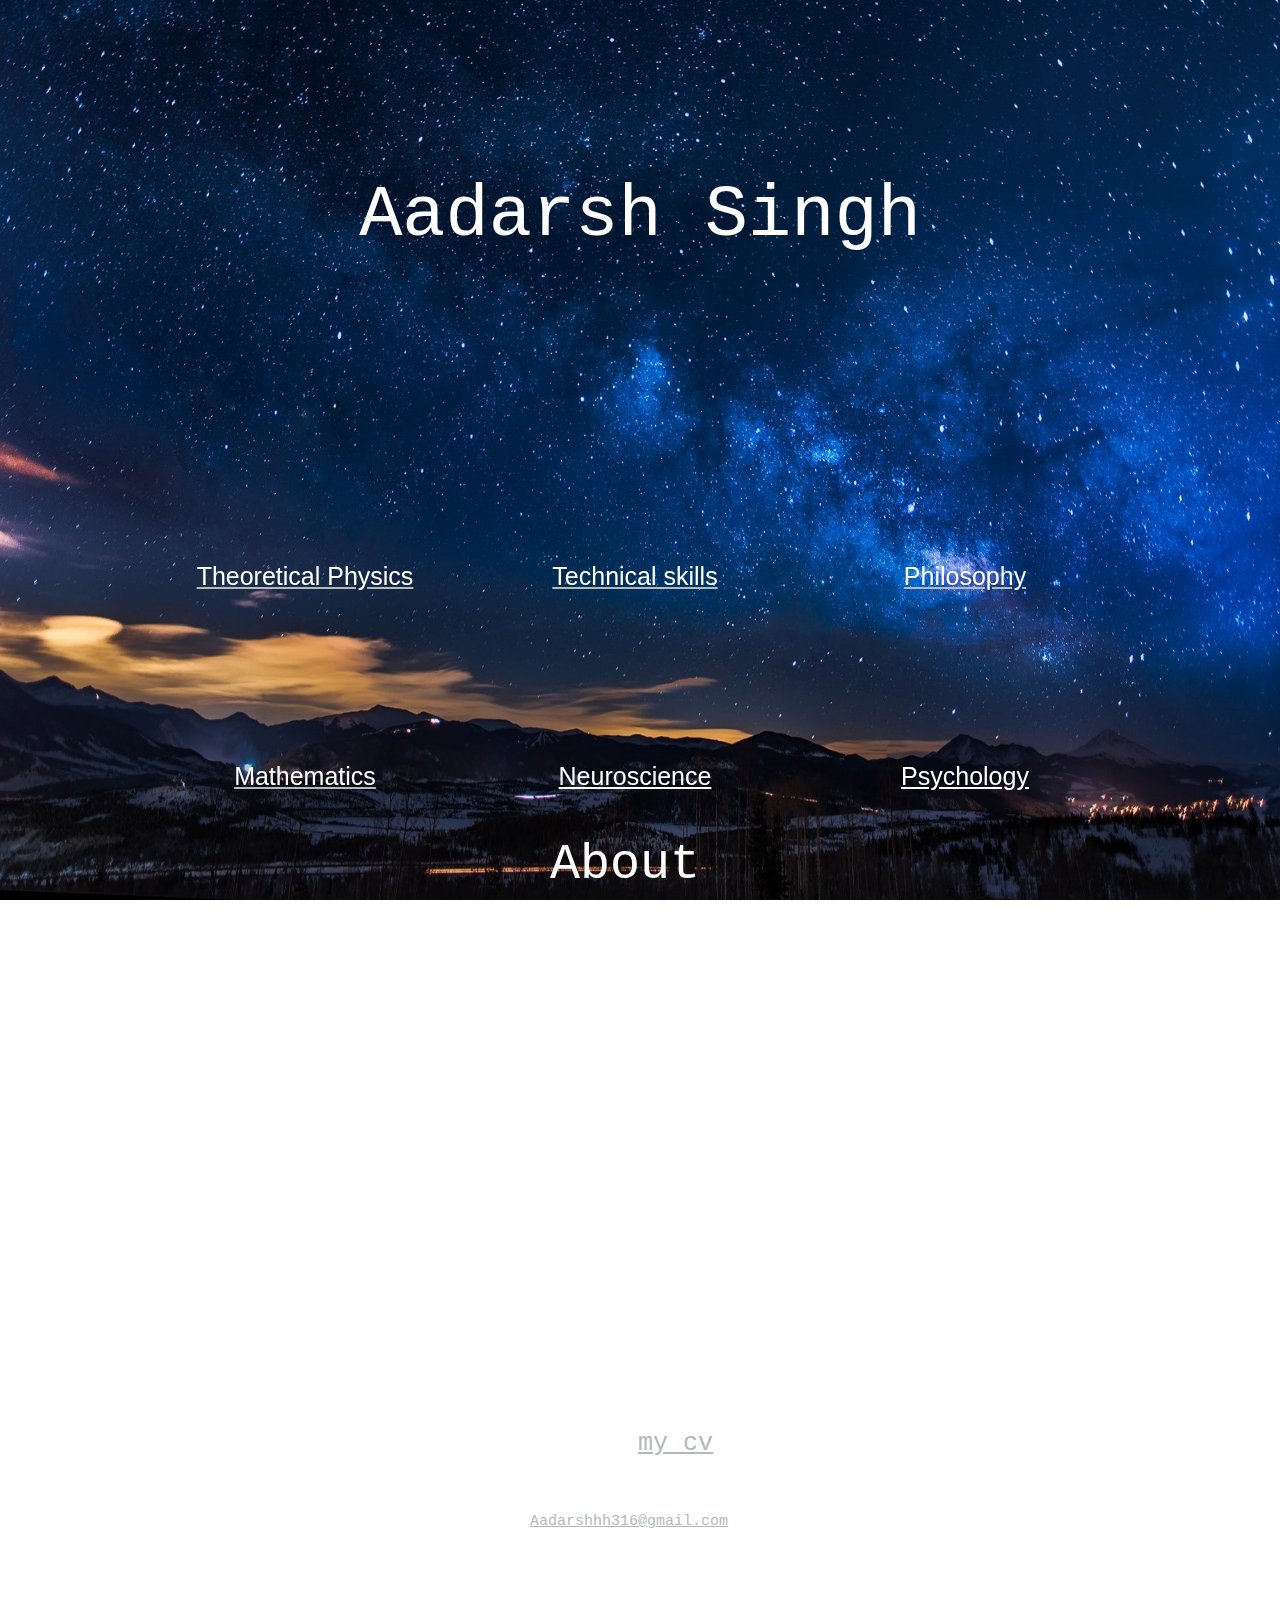
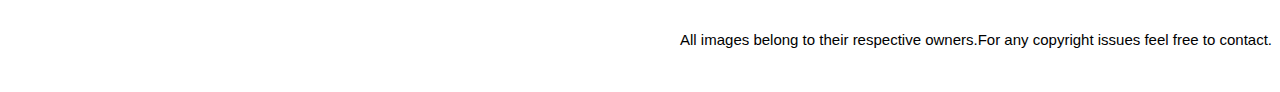
<file: index2.html>
<!DOCTYPE html>
<html class="no-js">
  <head>
  <style>
    a { color: #B2BABB ; } 
  </style>
    <meta charset="utf-8">
    <title>Aadarsh Singh</title>
    <meta name="viewport" content="width=device-width">
    <link rel="stylesheet" href="styles/style2.css" />
    <link rel="stylesheet" href="styles/aos.css" />
	<div id="example1"></div>
	<style>
	div.parent {
  position: relative;
  height: 200px;
  border: 3px solid red;
}
footer {
  text-align: center;
  padding: 20px;
  color: white;
}
	body {
     background-image: url('images/gal2.jpg');
	 background-repeat: no-repeat;
     background-attachment: fixed;
     background-size: 100% 100%;
     }
	 </style>
    <!--[if lt IE 9]>
    <script src="//cdnjs.cloudflare.com/ajax/libs/html5shiv/3.7.3/html5shiv.min.js"></script>
    <![endif]-->
  </head>
  <body>
  <pre>
  
  
  
  
  
  <p  style="color:white;font-size:72px;text-align:center">Aadarsh Singh</p>
   </pre> 
    <div class="aos-all">
      <div data-id=""  class="aos-item" data-aos="fade-right"  >
	  <a href="phys.html"> <p style="color:white;font-size:25px">Theoretical Physics</p></a>
	  </div>
      <div data-id="" class="aos-item" data-aos="fade-down">
	  
	  <a href="tech.html"> <p style="color:white;font-size:25px">Technical skills</p></a></div>
      <div data-id="" class="aos-item" data-aos="flip-up" data-aos-duration="2000">
	  
	  
	  <a href="phil.html"> <p style="color:white;font-size:25px">Philosophy</p></a></div>
      <div data-id="" class="aos-item" data-aos="flip-right" data-aos-duration="2000">
	  <a href="math.html"> <p style="color:white;font-size:25px">Mathematics</p></a></div>
      <div data-id="" class="aos-item" data-aos="fade-left">
	  
	  
	   <p style="color:white;font-size:25px;text-decoration:underline">Neuroscience</p></div>
      <div data-id="" class="aos-item" data-aos="fade-left" data-aos-duration="2000" >
	  
	  <p style="color:white;font-size:25px;text-decoration:underline;">Psychology</p></div>
    </div>
    <script src="scripts/aos.js"></script>
    <script>
      document.querySelector('html').classList.remove('no-js');
      if (!window.Cypress) {
        const scrollCounter = document.querySelector('.js-scroll-counter');

        AOS.init({
          mirror: true
        });

        document.addEventListener('aos:in', function(e) {
          console.log('in!', e.detail);
        });

        window.addEventListener('scroll', function() {
          scrollCounter.innerHTML = window.pageYOffset;
        });
      }
    </script>
	<pre>
	
<p style="color:white;font-size:50px;text-align:center"> 






About </p>
<p style="color:white;font-size:20px;text-align:center"> I am a physicist by profession. My academics is mostly revolving around 
science and mathematics. By personnel, interest I learned about the 
technological advances taking place in the world and also learned about 
the philosophical dialogues that one encounters when one 
starts enquiring deeply about anything. Apart from western philosophy, 
I have also exposed myself to several eastern philosophies such as Hinduism,
 Budhhism, Taoism etc. I also believe that technology will play major role
 in upcoming discoveries. AI is an example of such technology and it will
 help in settling the long age philosophical questions for once and all.
 
My thoughts are influenced by rational skeptics such as the four horseman,
 James Randy, Arthur Schopenhaur etc. Personally I like to keep an open minded 
 attitude towards new ideas and theories expaining the empirical evidences. 
 Sometimes I do like to question our best known facts and theories and like to 
 contemplate on the alternatives. 


</p>
<p style="color:white;font-size:25px"> For academic information, have a look at <a href="mailto:hege@example.com">my cv</a></p>
<p style="color:white;font-size:15px"> For any information or issues feel free to contact me at <a href="mailto:Aadarshhh316@gmail.com">Aadarshhh316@gmail.com</a>
 </pre>
 <p style="text-align:right;color:white">&copy; 2020 Aadarsh Singh</p>
  <p style="text-align:right;color:white">Website designed & built by Aadarsh singh</p>
  <p style="text-align:right;font-size:15px">All images belong to their respective owners.For any copyright issues feel free to contact.</p>
  </body>
</html>
</file>
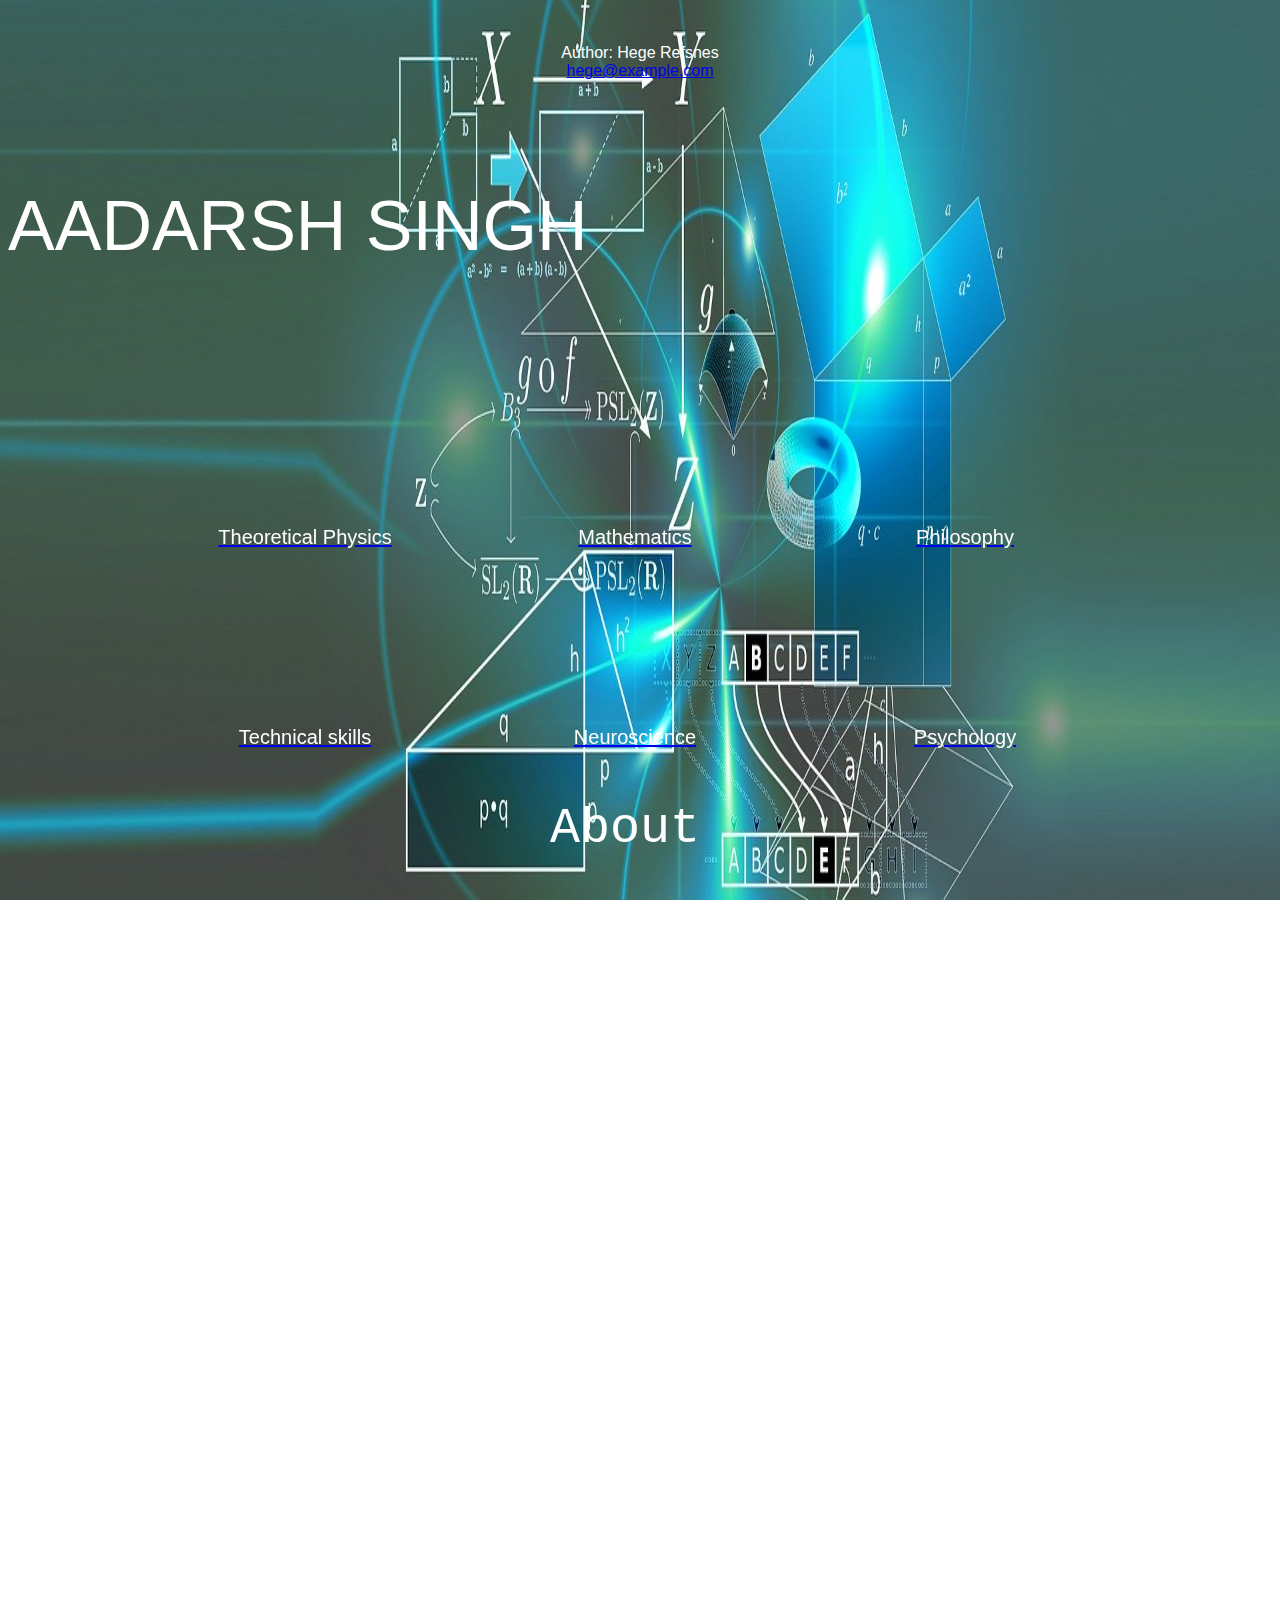
<file: math.html>
<!DOCTYPE html>
<html class="no-js">
  <head>
    <meta charset="utf-8">
    <title>AADARSH SINGH</title>
    <meta name="viewport" content="width=device-width">
    <link rel="stylesheet" href="styles/style2.css" />
    <link rel="stylesheet" href="styles/aos.css" />
	<div id="example1"></div>
	<style>
	div.parent {
  position: relative;
  height: 200px;
  border: 3px solid red;
}
footer {
  text-align: center;
  padding: 20px;
  color: white;
}
	body {
     background-image: url('images/math.jpg');
	 background-repeat: no-repeat;
     background-attachment: fixed;
     background-size: 100% 100%;
     }
	 </style>
    <!--[if lt IE 9]>
    <script src="//cdnjs.cloudflare.com/ajax/libs/html5shiv/3.7.3/html5shiv.min.js"></script>
    <![endif]-->
  </head>
  <body>
  <footer>
  <p>Author: Hege Refsnes<br>
  <a href="mailto:hege@example.com">hege@example.com</a></p>
</footer>
  <p  style="color:white;font-size:70px">AADARSH SINGH</p>
    <div class="js-scroll-counter scroll-counter"></div>
    <div class="aos-all">
      <div data-id=""  class="aos-item" data-aos="fade-right"  >
	  <a href="images/p.pdf"> <p style="color:white;font-size:20px">Theoretical Physics</p></a>
	  </div>
      <div data-id="" class="aos-item" data-aos="fade-down">
	  
	  <a href="images/p.pdf"> <p style="color:white;font-size:20px">Mathematics</p></a></div>
      <div data-id="" class="aos-item" data-aos="fade-left">
	  
	  <a href="images/p.pdf"> <p style="color:white;font-size:20px">Philosophy</p></a></div>
      <div data-id="" class="aos-item" data-aos="flip-right" data-aos-duration="2000">
	  
	  <a href="images/p.pdf"> <p style="color:white;font-size:20px">Technical skills</p></a></div>
      <div data-id="" class="aos-item" data-aos="flip-up" data-aos-duration="2000">
	  
	  <a href="images/p.pdf"> <p style="color:white;font-size:20px">Neuroscience</p></a></div>
      <div data-id="" class="aos-item" data-aos="fade-left" data-aos-duration="2000" data-aos-anchor-placement="center-bottom">
	  
	  <a href="images/p.pdf"> <p style="color:white;font-size:20px">Psychology</p></a></div>
    </div>
    <script src="scripts/aos.js"></script>
    <script>
      document.querySelector('html').classList.remove('no-js');
      if (!window.Cypress) {
        const scrollCounter = document.querySelector('.js-scroll-counter');

        AOS.init({
          mirror: true
        });

        document.addEventListener('aos:in', function(e) {
          console.log('in!', e.detail);
        });

        window.addEventListener('scroll', function() {
          scrollCounter.innerHTML = window.pageYOffset;
        });
      }
    </script>
	<pre>
	
<p style="color:white;font-size:50px;text-align:center"> 






About </p>
<p style="color:white;font-size:30px;text-align:center"> i am a huga buga. blah blah blah 
</p>
  </pre>
  <div class="box-all">
  <div class="box" data-aos="fade-up">
<a href="images/p.pdf"> <p style="color:white;font-size:20px">Technical skills</p></a></div>

  <div class="box" data-aos="fade-up">
<a href="images/p.pdf"> <p style="color:white;font-size:20px">Technical skills</p></a></div>

  <div class="box" data-aos="fade-up">
<a href="images/p.pdf"> <p style="color:white;font-size:20px">Technical skills</p></a></div>
</div>
  </body>
</html>
</file>
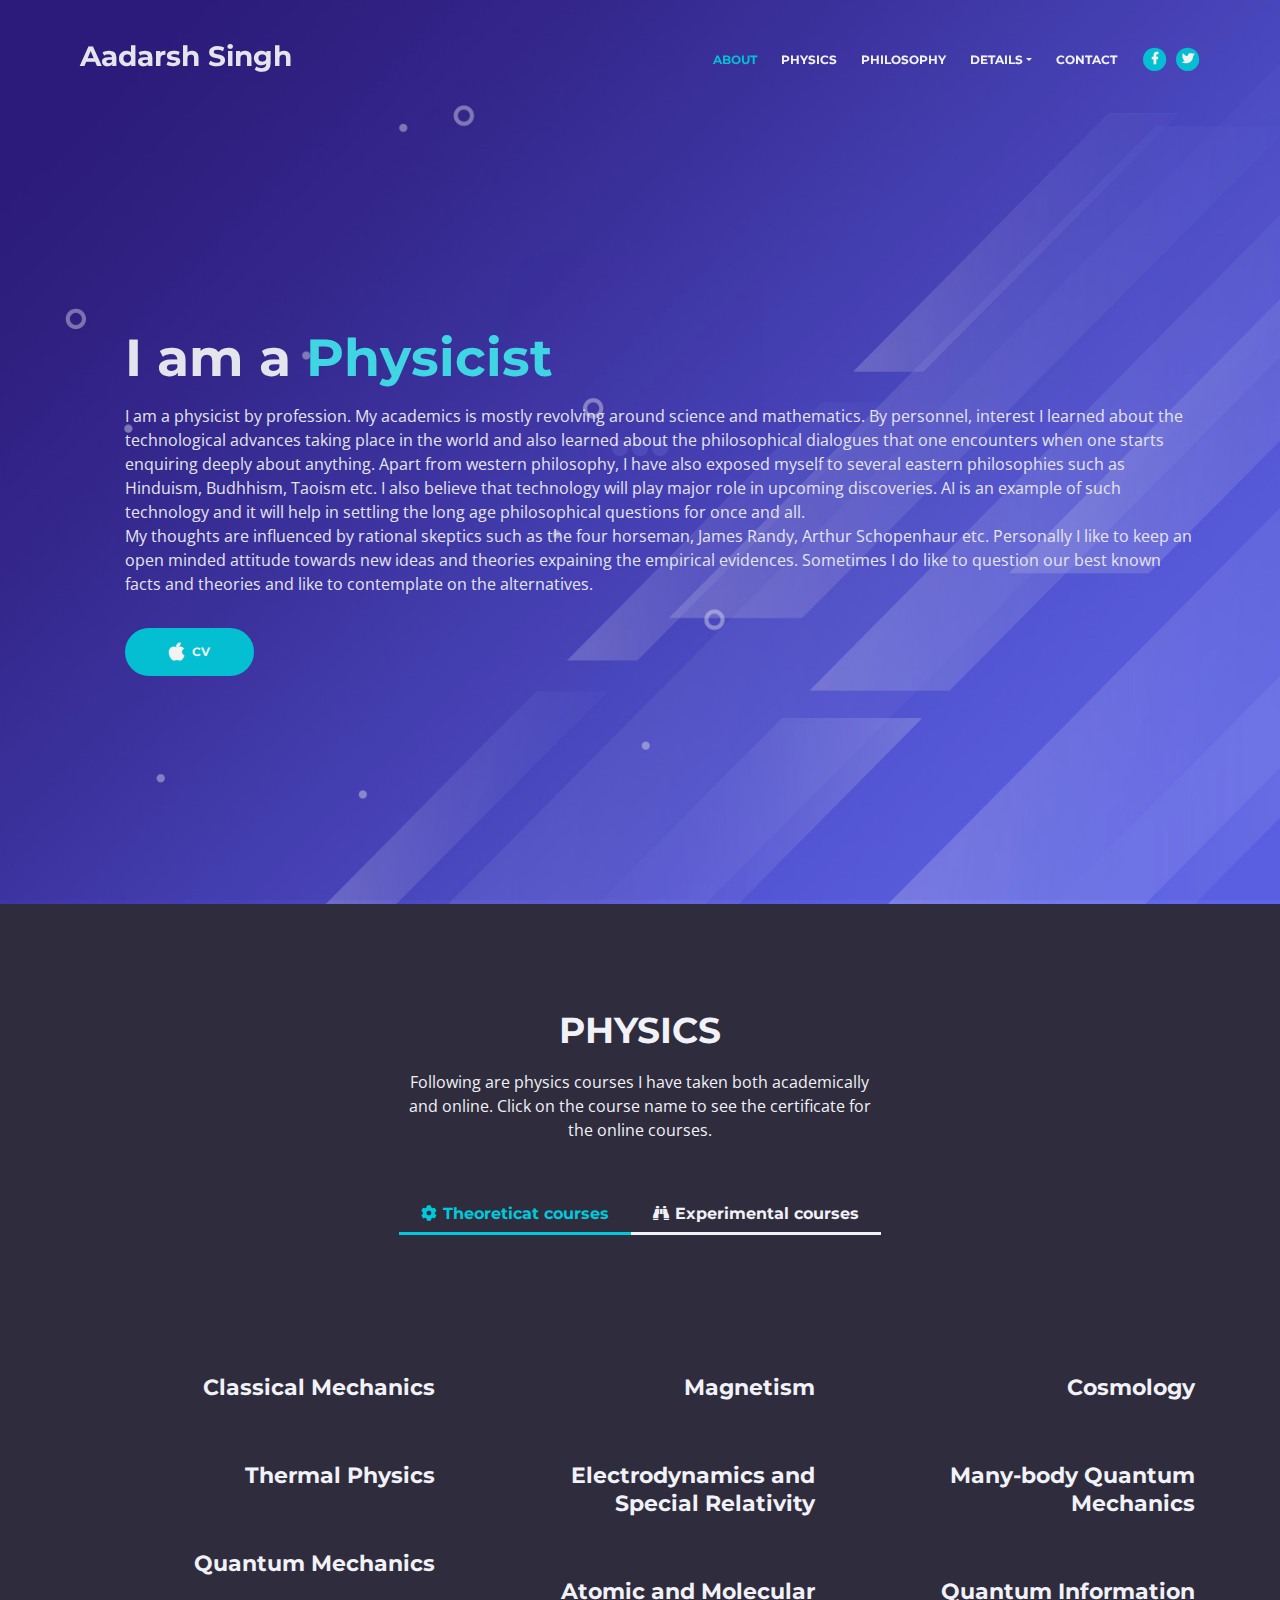
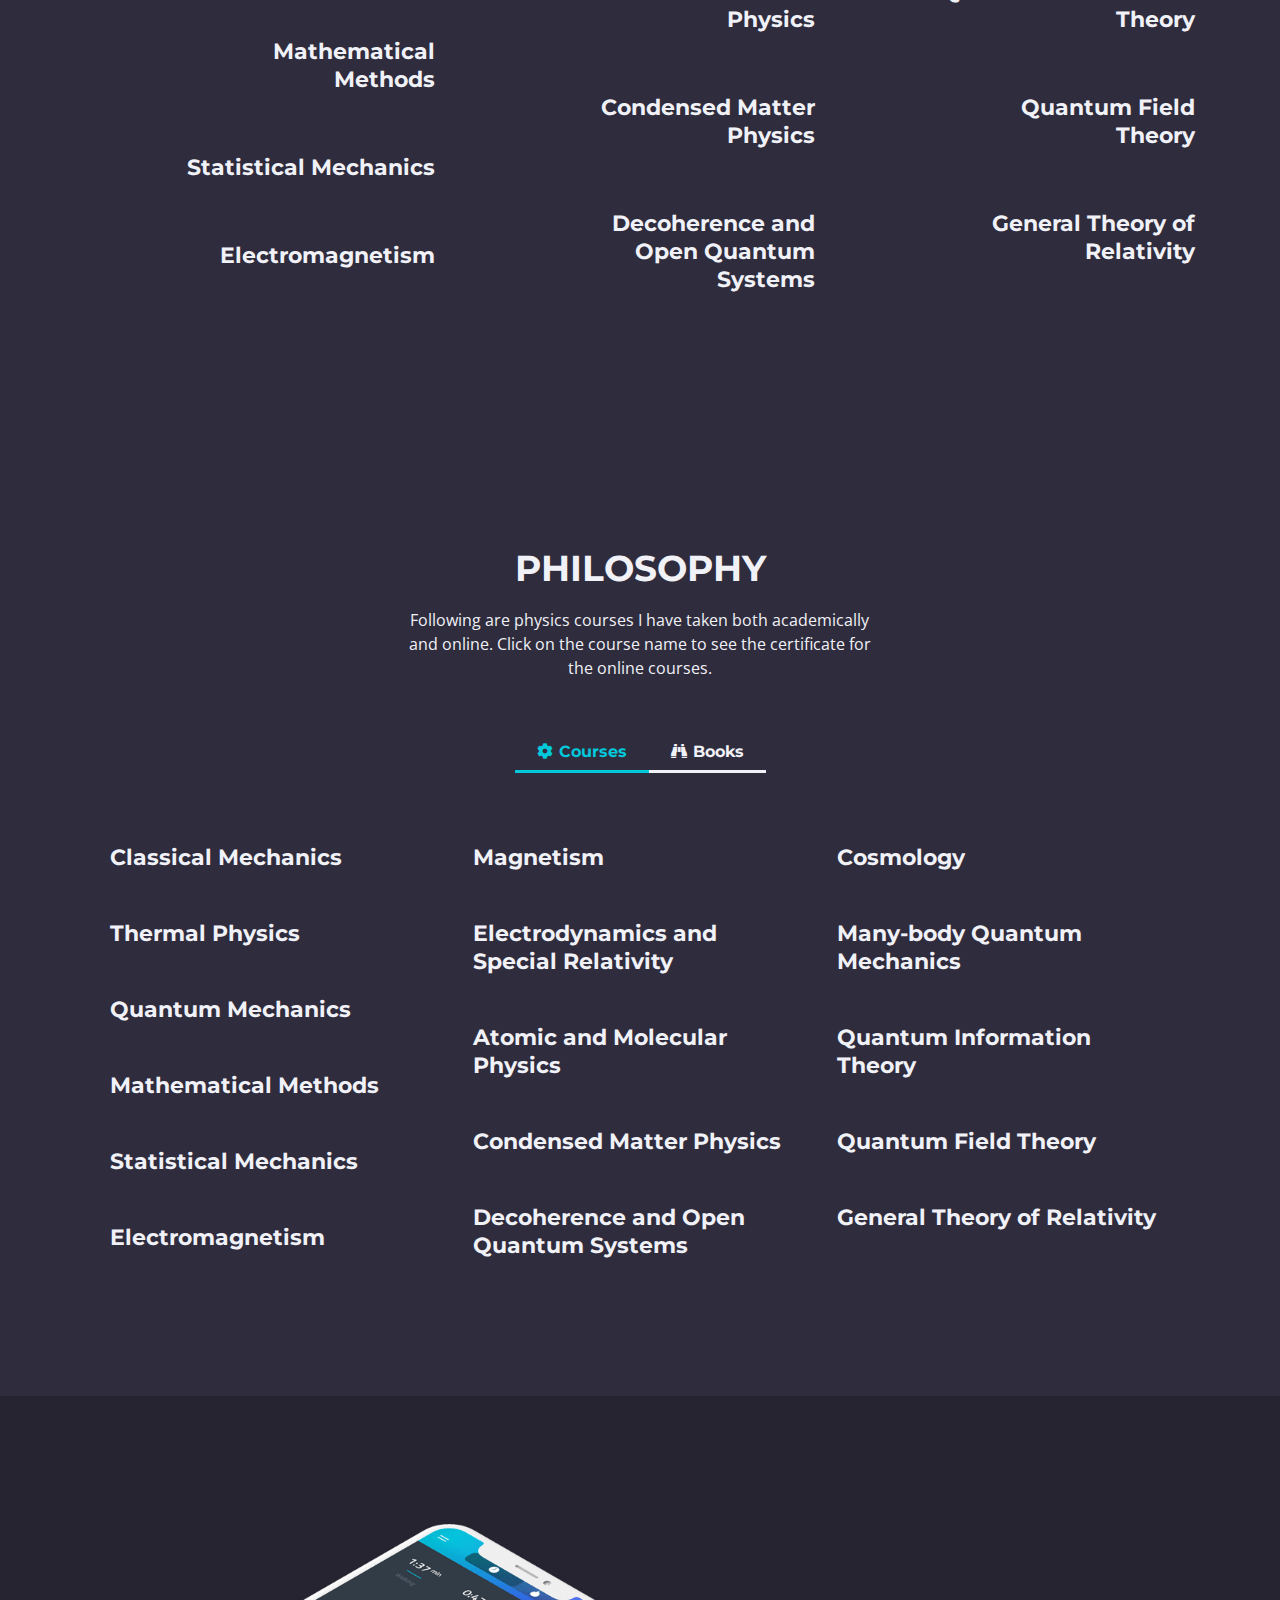
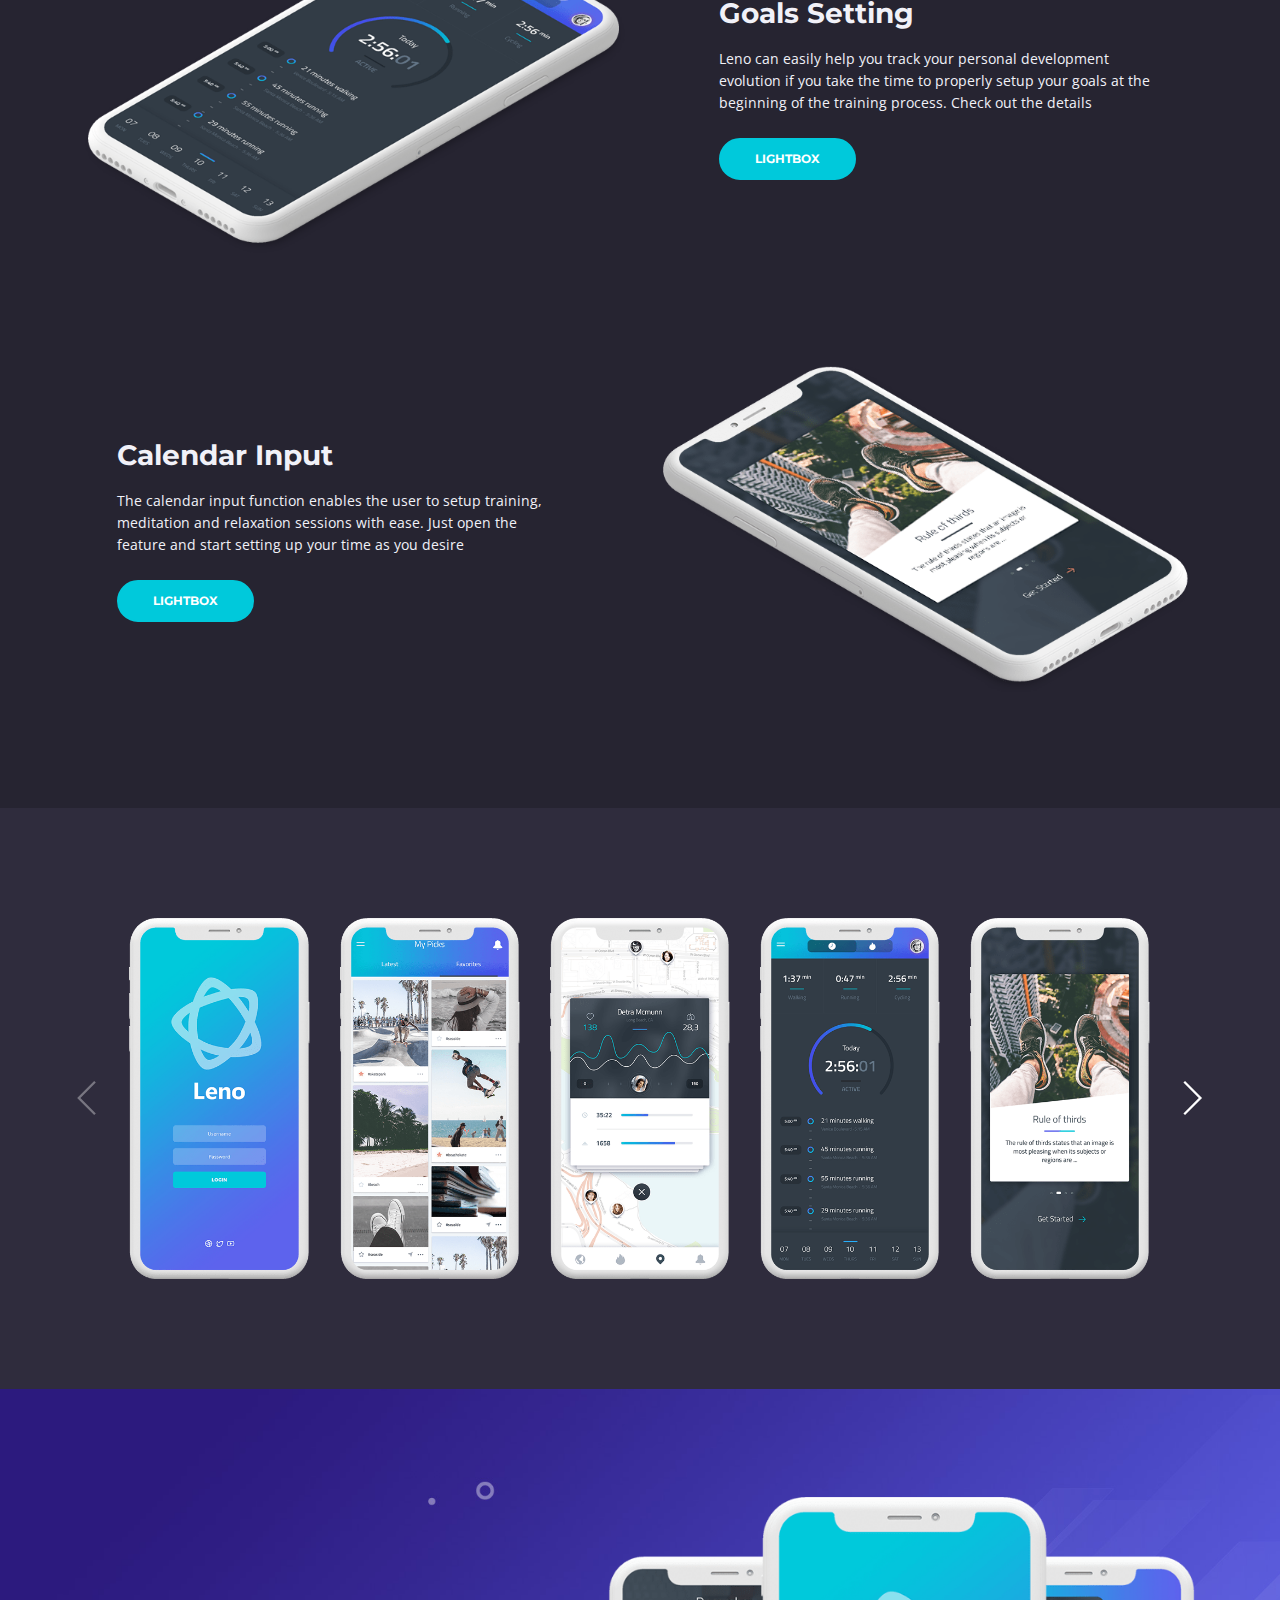
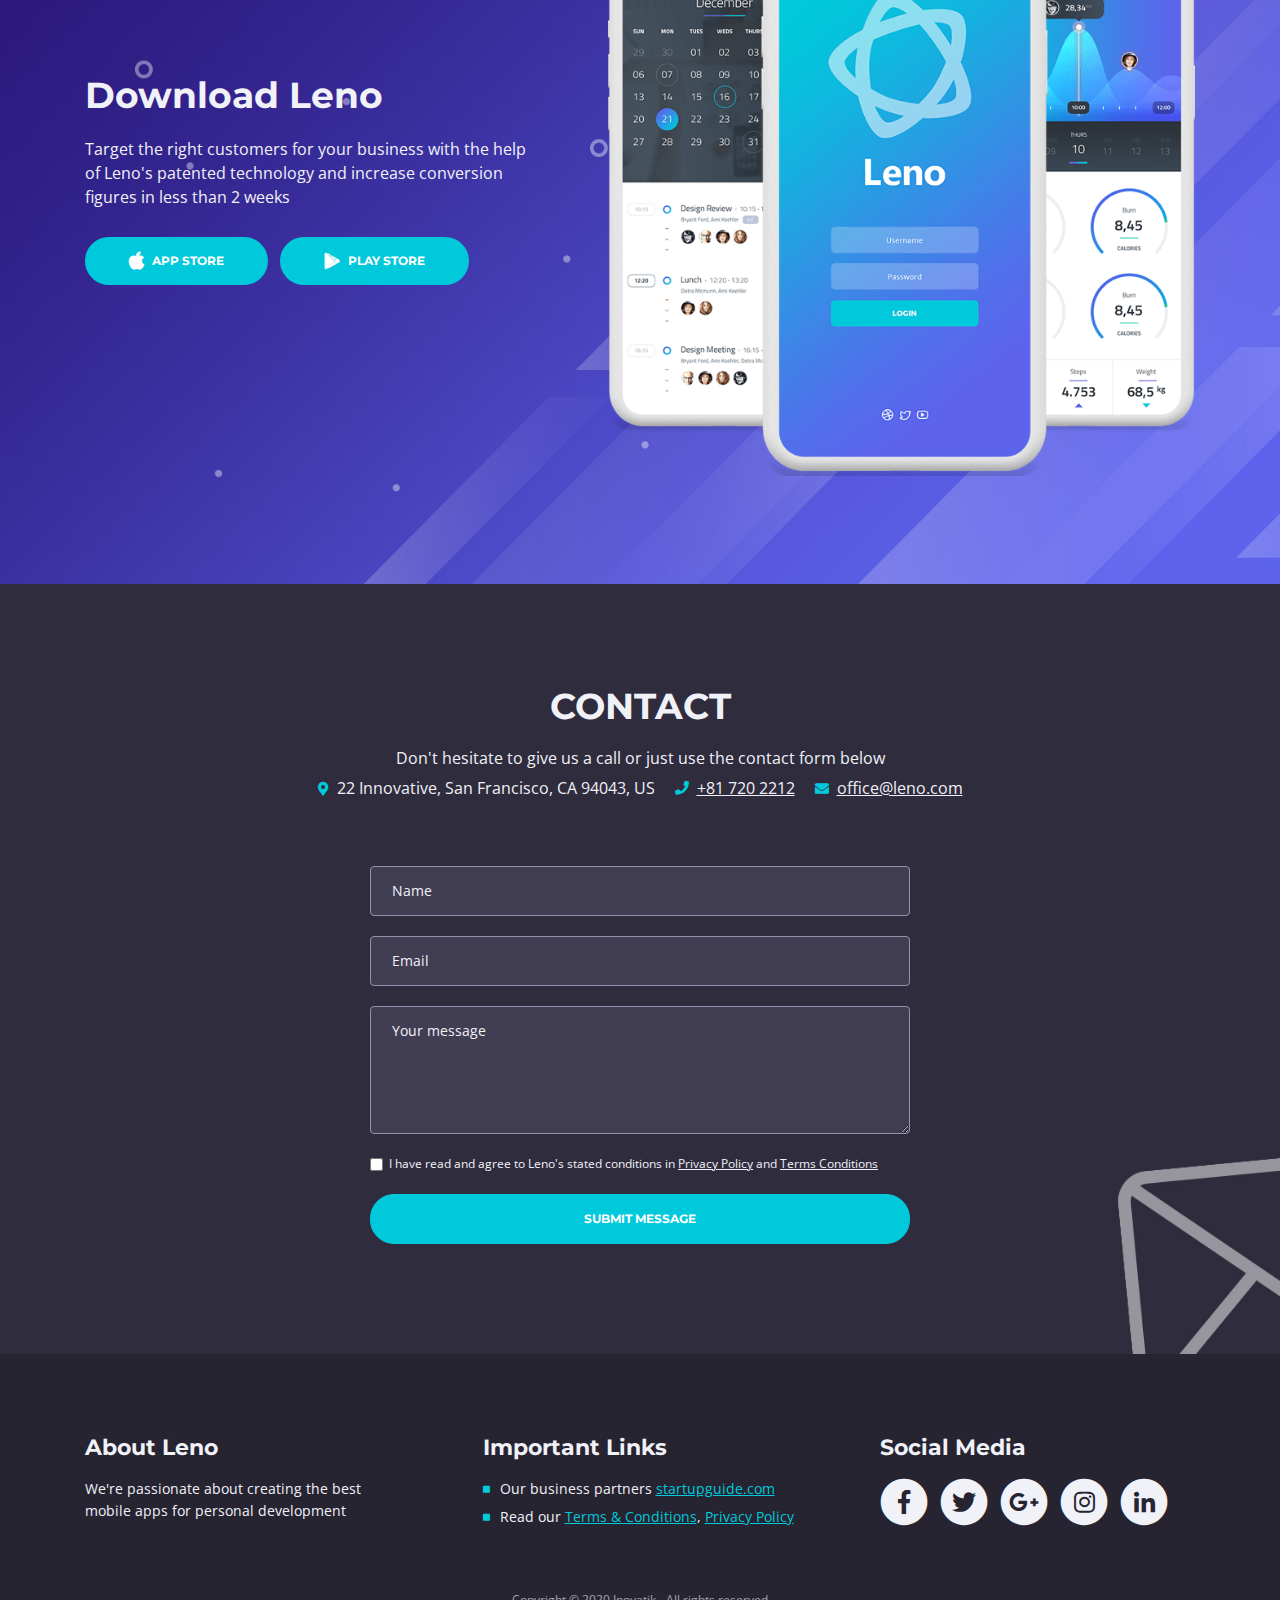
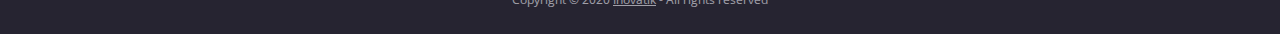
<file: original.html>
<!DOCTYPE html>
<html lang="en">

<head>
    <meta charset="utf-8">
    <meta name="viewport" content="width=device-width, initial-scale=1, shrink-to-fit=no">

    <!-- SEO Meta Tags -->
    <meta name="description"
        content="Mobile app HTML landing page template to help you build a great online presence for your app which will convert visitors into users">
    <meta name="author" content="Inovatik">

    <!-- OG Meta Tags to improve the way the post looks when you share the page on LinkedIn, Facebook, Google+ -->
    <meta property="og:site_name" content="" /> <!-- website name -->
    <meta property="og:site" content="" /> <!-- website link -->
    <meta property="og:title" content="" /> <!-- title shown in the actual shared post -->
    <meta property="og:description" content="" /> <!-- description shown in the actual shared post -->
    <meta property="og:image" content="" /> <!-- image link, make sure it's jpg -->
    <meta property="og:url" content="" /> <!-- where do you want your post to link to -->
    <meta property="og:type" content="article" />

    <!-- Website Title -->
    <title>Aadarsh Singh</title>

    <!-- Styles -->
    <link href="https://fonts.googleapis.com/css?family=Montserrat:400,600,700" rel="stylesheet">
    <link href="https://fonts.googleapis.com/css?family=Open+Sans:400,400i,700,700i" rel="stylesheet">
    <link href="css/bootstrap.css" rel="stylesheet">
    <link href="css/fontawesome-all.css" rel="stylesheet">
    <link href="css/swiper.css" rel="stylesheet">
    <link href="css/magnific-popup.css" rel="stylesheet">
    <link href="css/styles.css" rel="stylesheet">

    <!-- Favicon  -->
    <link rel="icon" href="images/favicon.png">
</head>

<body data-spy="scroll" data-target=".fixed-top">

    <!-- Preloader -->
    <div class="spinner-wrapper">
        <div class="spinner">
            <div class="bounce1"></div>
            <div class="bounce2"></div>
            <div class="bounce3"></div>
        </div>
    </div>
    <!-- end of preloader -->


    <!-- Navigation -->
    <nav class="navbar navbar-expand-md navbar-dark navbar-custom fixed-top">
        <!-- Text Logo - Use this if you don't have a graphic logo -->
        <!-- <a class="navbar-brand logo-text page-scroll" href="index.html">Leno</a> -->

        <!-- Image Logo -->
        <a class="navbar-brand">
            <h3>Aadarsh Singh </h3>
        </a>

        <!-- Mobile Menu Toggle Button -->
        <button class="navbar-toggler" type="button" data-toggle="collapse" data-target="#navbarsExampleDefault"
            aria-controls="navbarsExampleDefault" aria-expanded="false" aria-label="Toggle navigation">
            <span class="navbar-toggler-awesome fas fa-bars"></span>
            <span class="navbar-toggler-awesome fas fa-times"></span>
        </button>
        <!-- end of mobile menu toggle button -->

        <div class="collapse navbar-collapse" id="navbarsExampleDefault">
            <ul class="navbar-nav ml-auto">
                <li class="nav-item">
                    <a class="nav-link page-scroll" href="#header">ABOUT <span class="sr-only">(current)</span></a>
                </li>
                <li class="nav-item">
                    <a class="nav-link page-scroll" href="#features">PHYSICS</a>
                </li>
                <li class="nav-item">
                    <a class="nav-link page-scroll" href="#preview">PHILOSOPHY</a>
                </li>

                <!-- Dropdown Menu -->
                <li class="nav-item dropdown">
                    <a class="nav-link dropdown-toggle page-scroll" href="#details" id="navbarDropdown" role="button"
                        aria-haspopup="true" aria-expanded="false">DETAILS</a>
                    <div class="dropdown-menu" aria-labelledby="navbarDropdown">
                        <a class="dropdown-item" href="terms-conditions.html"><span class="item-text">TERMS
                                CONDITIONS</span></a>
                        <div class="dropdown-items-divide-hr"></div>
                        <a class="dropdown-item" href="privacy-policy.html"><span class="item-text">PRIVACY
                                POLICY</span></a>
                    </div>
                </li>
                <!-- end of dropdown menu -->

                <li class="nav-item">
                    <a class="nav-link page-scroll" href="#contact">CONTACT</a>
                </li>
            </ul>
            <span class="nav-item social-icons">
                <span class="fa-stack">
                    <a href="#your-link">
                        <i class="fas fa-circle fa-stack-2x"></i>
                        <i class="fab fa-facebook-f fa-stack-1x"></i>
                    </a>
                </span>
                <span class="fa-stack">
                    <a href="#your-link">
                        <i class="fas fa-circle fa-stack-2x"></i>
                        <i class="fab fa-twitter fa-stack-1x"></i>
                    </a>
                </span>
            </span>
        </div>
    </nav> <!-- end of navbar -->
    <!-- end of navigation -->


    <!-- Header -->
    <header id="header" class="header">
        <div class="header-content">
            <div class="container">
                <div class="row">
                    <div class="col-lg-12">
                        <div class="text-container">
                            <h1> I am a <span id="js-rotating">Physicist, Philosopher </span></h1>
                            <p class="p-large">
                                I am a physicist by profession. My academics is mostly revolving around
                                science and mathematics. By personnel, interest I learned about the
                                technological advances taking place in the world and also learned about
                                the philosophical dialogues that one encounters when one
                                starts enquiring deeply about anything. Apart from western philosophy,
                                I have also exposed myself to several eastern philosophies such as Hinduism,
                                Budhhism, Taoism etc. I also believe that technology will play major role
                                in upcoming discoveries. AI is an example of such technology and it will
                                help in settling the long age philosophical questions for once and all.
                                <br>

                                My thoughts are influenced by rational skeptics such as the four horseman,
                                James Randy, Arthur Schopenhaur etc. Personally I like to keep an open minded
                                attitude towards new ideas and theories expaining the empirical evidences.
                                Sometimes I do like to question our best known facts and theories and like to
                                contemplate on the alternatives.

                            </p>
                            <a class="btn-solid-lg page-scroll" href="#your-link"><i class="fab fa-apple"></i>CV</a>
                        </div>
                    </div> <!-- end of col -->

                </div> <!-- end of row -->
            </div> <!-- end of container -->
        </div> <!-- end of header-content -->
    </header> <!-- end of header -->
    <!-- end of header -->





    <!-- Features -->
    <div id="features" class="tabs">
        <div class="container">
            <div class="row">
                <div class="col-lg-12">
                    <h2>PHYSICS</h2>
                    <div class="p-heading p-large">
                        Following are physics courses I have taken both academically and online.
                        Click on the course name to see the certificate for the online courses.
                    </div>
                </div> <!-- end of col -->
            </div> <!-- end of row -->
            <div class="row">

                <!-- Tabs Links -->
                <ul class="nav nav-tabs" id="lenoTabs" role="tablist">
                    <li class="nav-item">
                        <a class="nav-link active" id="nav-tab-1" data-toggle="tab" href="#tab-1" role="tab"
                            aria-controls="tab-1" aria-selected="true"><i class="fas fa-cog"></i>Theoreticat courses</a>
                    </li>
                    <li class="nav-item">
                        <a class="nav-link" id="nav-tab-2" data-toggle="tab" href="#tab-2" role="tab"
                            aria-controls="tab-2" aria-selected="false"><i class="fas fa-binoculars"></i>Experimental
                            courses</a>
                    </li>

                </ul>
                <!-- end of tabs links -->


                <!-- Tabs Content-->
                <div class="tab-content" id="lenoTabsContent">

                    <!-- Tab -->
                    <div class="tab-pane fade show active" id="tab-1" role="tabpanel" aria-labelledby="tab-1">
                        <div class="container">
                            <div class="row">

                                <!-- Icon Cards Pane -->
                                <div class="col-lg-4">
                                    <div class="card left-pane first">
                                        <div class="card-body">
                                            <div class="text-wrapper">
                                                <h4 class="card-title">
                                                    Classical Mechanics</h4>
                                            </div>

                                        </div>
                                    </div>
                                    <div class="card left-pane">
                                        <div class="card-body">
                                            <div class="text-wrapper">
                                                <h4 class="card-title">Thermal Physics</h4>
                                            </div>

                                        </div>
                                    </div>
                                    <div class="card left-pane">
                                        <div class="card-body">
                                            <div class="text-wrapper">
                                                <h4 class="card-title">
                                                    Quantum Mechanics</h4>
                                            </div>

                                        </div>
                                    </div>
                                    <div class="card left-pane">
                                        <div class="card-body">
                                            <div class="text-wrapper">
                                                <h4 class="card-title"> Mathematical Methods</h4>
                                            </div>
                                        </div>
                                    </div>
                                    <div class="card left-pane">
                                        <div class="card-body">
                                            <div class="text-wrapper">
                                                <h4 class="card-title">Statistical Mechanics</h4>
                                            </div>
                                        </div>
                                    </div>
                                    <div class="card left-pane ">
                                        <div class="card-body">
                                            <div class="text-wrapper">
                                                <h4 class="card-title">Electromagnetism</h4>
                                            </div>
                                        </div>
                                    </div>
                                </div>
                                <!-- end of icon cards pane -->

                                <!-- Image Pane -->
                                <div class="col-lg-4">
                                    <div class="card left-pane first">
                                        <div class="card-body">
                                            <div class="text-wrapper">
                                                <h4 class="card-title">Magnetism</h4>
                                            </div>
                                        </div>
                                    </div>

                                    <div class="card left-pane">
                                        <div class="card-body">
                                            <div class="text-wrapper">
                                                <h4 class="card-title">Electrodynamics and Special Relativity</h4>
                                            </div>
                                        </div>
                                    </div>

                                    <div class="card left-pane">
                                        <div class="card-body">
                                            <div class="text-wrapper">
                                                <h4 class="card-title">Atomic and Molecular Physics</h4>
                                            </div>
                                        </div>
                                    </div>

                                    <div class="card left-pane">
                                        <div class="card-body">
                                            <div class="text-wrapper">
                                                <h4 class="card-title">Condensed Matter Physics</h4>
                                            </div>
                                        </div>
                                    </div>

                                    <div class="card left-pane">
                                        <div class="card-body">
                                            <div class="text-wrapper">
                                                <h4 class="card-title">Decoherence and Open Quantum Systems</h4>
                                            </div>
                                        </div>
                                    </div>
                                </div>
                                <!-- end of image pane -->

                                <!-- Icon Cards Pane -->
                                <div class="col-lg-4">
                                    <div class="card left-pane first">
                                        <div class="card-body">
                                            <div class="text-wrapper">
                                                <h4 class="card-title">Cosmology</h4>
                                            </div>
                                        </div>
                                    </div>

                                    <div class="card left-pane">
                                        <div class="card-body">
                                            <div class="text-wrapper">
                                                <h4 class="card-title">Many-body Quantum Mechanics</h4>
                                            </div>
                                        </div>
                                    </div>

                                    <div class="card left-pane">
                                        <div class="card-body">
                                            <div class="text-wrapper">
                                                <h4 class="card-title">Quantum Information Theory</h4>
                                            </div>
                                        </div>
                                    </div>
                                    <div class="card left-pane">
                                        <div class="card-body">
                                            <div class="text-wrapper">
                                                <h4 class="card-title">Quantum Field Theory</h4>
                                            </div>
                                        </div>
                                    </div>
                                    <div class="card left-pane">
                                        <div class="card-body">
                                            <div class="text-wrapper">
                                                <h4 class="card-title">General Theory of Relativity</h4>
                                            </div>
                                        </div>
                                    </div>

                                </div>
                                <!-- end of icon cards pane -->

                            </div> <!-- end of row -->
                        </div> <!-- end of container -->
                    </div> <!-- end of tab-pane -->
                    <!-- end of tab -->

                    <!-- Tab -->
                    <div class="tab-pane fade" id="tab-2" role="tabpanel" aria-labelledby="tab-2">
                        <div class="container">
                            <div class="row">

                                <!-- Image Pane -->
                                <div class="col-md-12">
                                    <div class="card left-pane first">
                                        <div class="card-body">
                                            <div class="text-wrapper">
                                                <h4 class="card-title">General Physics Laboratory</h4>
                                            </div>

                                        </div>
                                    </div>
                                    <div class="card left-pane">
                                        <div class="card-body">
                                            <div class="text-wrapper">
                                                <h4 class="card-title">
                                                    Nuclear Laboratory</h4>
                                            </div>

                                        </div>
                                    </div>
                                    <div class="card left-pane">
                                        <div class="card-body">
                                            <div class="text-wrapper">
                                                <h4 class="card-title"> Advance Physics Laboratory</h4>
                                            </div>
                                        </div>
                                    </div>
                                    <div class="card left-pane">
                                        <div class="card-body">
                                            <div class="text-wrapper">
                                                <h4 class="card-title">Electronics Laboratory</h4>
                                            </div>
                                        </div>
                                    </div>
                                    <div class="card left-pane ">
                                        <div class="card-body">
                                            <div class="text-wrapper">
                                                <h4 class="card-title">Condensed Matter Physics Laboratory</h4>
                                            </div>
                                        </div>
                                    </div>
                                </div>
                                <!-- end of image pane -->



                            </div> <!-- end of row -->
                        </div> <!-- end of container -->
                    </div> <!-- end of tab-pane -->
                    <!-- end of tab -->

                    <!-- Tab -->


                </div> <!-- end of tab-content -->
                <!-- end of tabs content -->

            </div> <!-- end of row -->
        </div> <!-- end of container -->
    </div> <!-- end of tabs -->
    <!-- end of features -->


   <div id="preview" class="tabs">
        <div class="container">
            <div class="row">
                <div class="col-lg-12">
                    <h2>PHILOSOPHY</h2>
                    <div class="p-heading p-large">
                        Following are physics courses I have taken both academically and online.
                        Click on the course name to see the certificate for the online courses.
                    </div>
                </div> <!-- end of col -->
            </div> <!-- end of row -->
            <div class="row">

                <!-- Tabs Links -->
                <ul class="nav nav-tabs" id="lenoTabs" role="tablist">
                    <li class="nav-item">
                        <a class="nav-link active" id="nav-tab-3" data-toggle="tab" href="#tab-3" role="tab"
                            aria-controls="tab-3" aria-selected="true"><i class="fas fa-cog"></i>Courses</a>
                    </li>
                    <li class="nav-item">
                        <a class="nav-link" id="nav-tab-4" data-toggle="tab" href="#tab-4" role="tab"
                            aria-controls="tab-4" aria-selected="false"><i class="fas fa-binoculars"></i>Books</a>
                    </li>

                </ul>
                <!-- end of tabs links -->


                <!-- Tabs Content-->
                <div class="tab-content" id="lenoTabsContent">

                    <!-- Tab -->
                    <div class="tab-pane fade show active" id="tab-3" role="tabpanel" aria-labelledby="tab-3">
                        <div class="container">
                            <div class="row">

                                <!-- Icon Cards Pane -->
                                <div class="col-lg-4">
                                    <div class="card left-pane first">
                                        <div class="card-body">
                                            <div class="text-wrapper">
                                                <h4 class="card-title">
                                                    Classical Mechanics</h4>
                                            </div>

                                        </div>
                                    </div>
                                    <div class="card left-pane">
                                        <div class="card-body">
                                            <div class="text-wrapper">
                                                <h4 class="card-title">Thermal Physics</h4>
                                            </div>

                                        </div>
                                    </div>
                                    <div class="card left-pane">
                                        <div class="card-body">
                                            <div class="text-wrapper">
                                                <h4 class="card-title">
                                                    Quantum Mechanics</h4>
                                            </div>

                                        </div>
                                    </div>
                                    <div class="card left-pane">
                                        <div class="card-body">
                                            <div class="text-wrapper">
                                                <h4 class="card-title"> Mathematical Methods</h4>
                                            </div>
                                        </div>
                                    </div>
                                    <div class="card left-pane">
                                        <div class="card-body">
                                            <div class="text-wrapper">
                                                <h4 class="card-title">Statistical Mechanics</h4>
                                            </div>
                                        </div>
                                    </div>
                                    <div class="card left-pane ">
                                        <div class="card-body">
                                            <div class="text-wrapper">
                                                <h4 class="card-title">Electromagnetism</h4>
                                            </div>
                                        </div>
                                    </div>
                                </div>
                                <!-- end of icon cards pane -->

                                <!-- Image Pane -->
                                <div class="col-lg-4">
                                    <div class="card left-pane first">
                                        <div class="card-body">
                                            <div class="text-wrapper">
                                                <h4 class="card-title">Magnetism</h4>
                                            </div>
                                        </div>
                                    </div>

                                    <div class="card left-pane">
                                        <div class="card-body">
                                            <div class="text-wrapper">
                                                <h4 class="card-title">Electrodynamics and Special Relativity</h4>
                                            </div>
                                        </div>
                                    </div>

                                    <div class="card left-pane">
                                        <div class="card-body">
                                            <div class="text-wrapper">
                                                <h4 class="card-title">Atomic and Molecular Physics</h4>
                                            </div>
                                        </div>
                                    </div>

                                    <div class="card left-pane">
                                        <div class="card-body">
                                            <div class="text-wrapper">
                                                <h4 class="card-title">Condensed Matter Physics</h4>
                                            </div>
                                        </div>
                                    </div>

                                    <div class="card left-pane">
                                        <div class="card-body">
                                            <div class="text-wrapper">
                                                <h4 class="card-title">Decoherence and Open Quantum Systems</h4>
                                            </div>
                                        </div>
                                    </div>
                                </div>
                                <!-- end of image pane -->

                                <!-- Icon Cards Pane -->
                                <div class="col-lg-4">
                                    <div class="card left-pane first">
                                        <div class="card-body">
                                            <div class="text-wrapper">
                                                <h4 class="card-title">Cosmology</h4>
                                            </div>
                                        </div>
                                    </div>

                                    <div class="card left-pane">
                                        <div class="card-body">
                                            <div class="text-wrapper">
                                                <h4 class="card-title">Many-body Quantum Mechanics</h4>
                                            </div>
                                        </div>
                                    </div>

                                    <div class="card left-pane">
                                        <div class="card-body">
                                            <div class="text-wrapper">
                                                <h4 class="card-title">Quantum Information Theory</h4>
                                            </div>
                                        </div>
                                    </div>
                                    <div class="card left-pane">
                                        <div class="card-body">
                                            <div class="text-wrapper">
                                                <h4 class="card-title">Quantum Field Theory</h4>
                                            </div>
                                        </div>
                                    </div>
                                    <div class="card left-pane">
                                        <div class="card-body">
                                            <div class="text-wrapper">
                                                <h4 class="card-title">General Theory of Relativity</h4>
                                            </div>
                                        </div>
                                    </div>

                                </div>
                                <!-- end of icon cards pane -->

                            </div> <!-- end of row -->
                        </div> <!-- end of container -->
                    </div> <!-- end of tab-pane -->
                    <!-- end of tab -->

                    <!-- Tab -->
                    <div class="tab-pane fade" id="tab-4" role="tabpanel" aria-labelledby="tab-4">
                        <div class="container">
                            <div class="row">

                                <!-- Image Pane -->
                                <div class="col-md-12">
                                    <div class="card left-pane first">
                                        <div class="card-body">
                                            <div class="text-wrapper">
                                                <h4 class="card-title">General Physics Laboratory</h4>
                                            </div>

                                        </div>
                                    </div>
                                    <div class="card left-pane">
                                        <div class="card-body">
                                            <div class="text-wrapper">
                                                <h4 class="card-title">
                                                    Nuclear Laboratory</h4>
                                            </div>

                                        </div>
                                    </div>
                                    <div class="card left-pane">
                                        <div class="card-body">
                                            <div class="text-wrapper">
                                                <h4 class="card-title"> Advance Physics Laboratory</h4>
                                            </div>
                                        </div>
                                    </div>
                                    <div class="card left-pane">
                                        <div class="card-body">
                                            <div class="text-wrapper">
                                                <h4 class="card-title">Electronics Laboratory</h4>
                                            </div>
                                        </div>
                                    </div>
                                    <div class="card left-pane ">
                                        <div class="card-body">
                                            <div class="text-wrapper">
                                                <h4 class="card-title">Condensed Matter Physics Laboratory</h4>
                                            </div>
                                        </div>
                                    </div>
                                </div>
                                <!-- end of image pane -->



                            </div> <!-- end of row -->
                        </div> <!-- end of container -->
                    </div> <!-- end of tab-pane -->
                    <!-- end of tab -->

                    <!-- Tab -->


                </div> <!-- end of tab-content -->
                <!-- end of tabs content -->

            </div> <!-- end of row -->
        </div> <!-- end of container -->
    </div> <!-- end of tabs -->
    <!-- end of features -->



    <!-- Details 1 -->
    <div id="details" class="basic-2">
        <div class="container">
            <div class="row">
                <div class="col-lg-6">
                    <img class="img-fluid" src="images/details-1-iphone.png" alt="alternative">
                </div> <!-- end of col -->
                <div class="col-lg-6">
                    <div class="text-container">
                        <h3>Goals Setting</h3>
                        <p>Leno can easily help you track your personal development evolution if you take the time to
                            properly setup your goals at the beginning of the training process. Check out the details
                        </p>
                        <a class="btn-solid-reg popup-with-move-anim" href="#details-lightbox-1">LIGHTBOX</a>
                    </div> <!-- end of text-container -->
                </div> <!-- end of col -->
            </div> <!-- end of row -->
        </div> <!-- end of container -->
    </div> <!-- end of basic-2 -->
    <!-- end of details 1 -->


    <!-- Details 2 -->
    <div class="basic-3">
        <div class="second">
            <div class="container">
                <div class="row">
                    <div class="col-lg-6">
                        <div class="text-container">
                            <h3>Calendar Input</h3>
                            <p>The calendar input function enables the user to setup training, meditation and relaxation
                                sessions with ease. Just open the feature and start setting up your time as you desire
                            </p>
                            <a class="btn-solid-reg popup-with-move-anim" href="#details-lightbox-2">LIGHTBOX</a>
                        </div> <!-- end of text-container -->
                    </div> <!-- end of col -->
                    <div class="col-lg-6">
                        <img class="img-fluid" src="images/details-2-iphone.png" alt="alternative">
                    </div> <!-- end of col -->
                </div> <!-- end of row -->
            </div> <!-- end of container -->
        </div> <!-- end of second -->
    </div> <!-- end of basic-3 -->
    <!-- end of details 2 -->


    <!-- Details Lightboxes -->
    <!-- Lightbox -->
    <div id="details-lightbox-1" class="lightbox-basic zoom-anim-dialog mfp-hide">
        <div class="row">
            <button title="Close (Esc)" type="button" class="mfp-close x-button">×</button>
            <div class="col-lg-6">
                <img class="img-fluid" src="images/details-lightbox-1.png" alt="alternative">
            </div>
            <div class="col-lg-6">
                <h3>Goals Setting</h3>
                <hr>
                <p>Leno can easily help you track your personal development evolution if you take the time to set it up.
                </p>
                <h4>User Feedback</h4>
                <p>This is a great app which can help you save time and make your live easier. And it will help improve
                    your productivity levels.</p>
                <p>You should definitely give it a try when you need a good app.</p>
                <table>
                    <tr>
                        <td class="icon-cell"><i class="fas fa-desktop"></i></td>
                        <td>Responsive layout</td>
                    </tr>
                    <tr>
                        <td class="icon-cell"><i class="fas fa-bullhorn"></i></td>
                        <td>Distinctive CTAs</td>
                    </tr>
                    <tr>
                        <td class="icon-cell"><i class="fas fa-image"></i></td>
                        <td>Image gallery slider</td>
                    </tr>
                    <tr>
                        <td class="icon-cell"><i class="fas fa-envelope"></i></td>
                        <td>Contact forms</td>
                    </tr>
                    <tr>
                        <td class="icon-cell"><i class="fab fa-font-awesome-flag"></i></td>
                        <td>FontAwesome icons</td>
                    </tr>
                    <tr>
                        <td class="icon-cell"><i class="fas fa-code"></i></td>
                        <td>Well-structured code</td>
                    </tr>
                </table>
                <a class="btn-solid-reg" href="#your-link">DETAILS</a> <a class="btn-outline-reg mfp-close as-button"
                    href="#details">BACK</a>
            </div>
        </div> <!-- end of row -->
    </div> <!-- end of lightbox-basic -->
    <!-- end of lightbox -->

    <!-- Lightbox -->
    <div id="details-lightbox-2" class="lightbox-basic zoom-anim-dialog mfp-hide">
        <div class="row">
            <button title="Close (Esc)" type="button" class="mfp-close x-button">×</button>
            <div class="col-lg-6">
                <img class="img-fluid" src="images/details-lightbox-2.png" alt="alternative">
            </div>
            <div class="col-lg-6">
                <h3>Calendar Input</h3>
                <hr>
                <p>The calendar input function enables the user to setup training, meditation and relaxation sessions
                    with ease.</p>
                <h4>User Feedback</h4>
                <p>This is a great app which can help you save time and make your live easier. And it will help improve
                    your productivity levels.</p>
                <p>You should definitely give it a try when you need a good app.</p>
                <table>
                    <tr>
                        <td class="icon-cell"><i class="fas fa-desktop"></i></td>
                        <td>Responsive layout</td>
                    </tr>
                    <tr>
                        <td class="icon-cell"><i class="fas fa-bullhorn"></i></td>
                        <td>Distinctive CTAs</td>
                    </tr>
                    <tr>
                        <td class="icon-cell"><i class="fas fa-image"></i></td>
                        <td>Image gallery slider</td>
                    </tr>
                    <tr>
                        <td class="icon-cell"><i class="fas fa-envelope"></i></td>
                        <td>Contact forms</td>
                    </tr>
                    <tr>
                        <td class="icon-cell"><i class="fab fa-font-awesome-flag"></i></td>
                        <td>FontAwesome icons</td>
                    </tr>
                    <tr>
                        <td class="icon-cell"><i class="fas fa-code"></i></td>
                        <td>Well-structured code</td>
                    </tr>
                </table>
                <a class="btn-solid-reg" href="#your-link">DETAILS</a> <a class="btn-outline-reg mfp-close as-button"
                    href="#details">BACK</a>
            </div>
        </div> <!-- end of row -->
    </div> <!-- end of lightbox-basic -->
    <!-- end of lightbox -->
    <!-- end of details lightboxes -->


    <!-- Screenshots -->
    <div class="slider-2">
        <div class="container">
            <div class="row">
                <div class="col-lg-12">

                    <!-- Image Slider -->
                    <div class="slider-container">
                        <div class="swiper-container image-slider">
                            <div class="swiper-wrapper">

                                <!-- Slide -->
                                <div class="swiper-slide">
                                    <a href="images/screenshot-1.png" class="popup-link" data-effect="fadeIn">
                                        <img class="img-fluid" src="images/screenshot-1.png" alt="alternative">
                                    </a>
                                </div>
                                <!-- end of slide -->

                                <!-- Slide -->
                                <div class="swiper-slide">
                                    <a href="images/screenshot-2.png" class="popup-link" data-effect="fadeIn">
                                        <img class="img-fluid" src="images/screenshot-2.png" alt="alternative">
                                    </a>
                                </div>
                                <!-- end of slide -->

                                <!-- Slide -->
                                <div class="swiper-slide">
                                    <a href="images/screenshot-3.png" class="popup-link" data-effect="fadeIn">
                                        <img class="img-fluid" src="images/screenshot-3.png" alt="alternative">
                                    </a>
                                </div>
                                <!-- end of slide -->

                                <!-- Slide -->
                                <div class="swiper-slide">
                                    <a href="images/screenshot-4.png" class="popup-link" data-effect="fadeIn">
                                        <img class="img-fluid" src="images/screenshot-4.png" alt="alternative">
                                    </a>
                                </div>
                                <!-- end of slide -->

                                <!-- Slide -->
                                <div class="swiper-slide">
                                    <a href="images/screenshot-5.png" class="popup-link" data-effect="fadeIn">
                                        <img class="img-fluid" src="images/screenshot-5.png" alt="alternative">
                                    </a>
                                </div>
                                <!-- end of slide -->

                                <!-- Slide -->
                                <div class="swiper-slide">
                                    <a href="images/screenshot-6.png" class="popup-link" data-effect="fadeIn">
                                        <img class="img-fluid" src="images/screenshot-6.png" alt="alternative">
                                    </a>
                                </div>
                                <!-- end of slide -->

                                <!-- Slide -->
                                <div class="swiper-slide">
                                    <a href="images/screenshot-7.png" class="popup-link" data-effect="fadeIn">
                                        <img class="img-fluid" src="images/screenshot-7.png" alt="alternative">
                                    </a>
                                </div>
                                <!-- end of slide -->

                                <!-- Slide -->
                                <div class="swiper-slide">
                                    <a href="images/screenshot-8.png" class="popup-link" data-effect="fadeIn">
                                        <img class="img-fluid" src="images/screenshot-8.png" alt="alternative">
                                    </a>
                                </div>
                                <!-- end of slide -->

                                <!-- Slide -->
                                <div class="swiper-slide">
                                    <a href="images/screenshot-9.png" class="popup-link" data-effect="fadeIn">
                                        <img class="img-fluid" src="images/screenshot-9.png" alt="alternative">
                                    </a>
                                </div>
                                <!-- end of slide -->

                                <!-- Slide -->
                                <div class="swiper-slide">
                                    <a href="images/screenshot-10.png" class="popup-link" data-effect="fadeIn">
                                        <img class="img-fluid" src="images/screenshot-10.png" alt="alternative">
                                    </a>
                                </div>
                                <!-- end of slide -->

                            </div> <!-- end of swiper-wrapper -->

                            <!-- Add Arrows -->
                            <div class="swiper-button-next"></div>
                            <div class="swiper-button-prev"></div>
                            <!-- end of add arrows -->

                        </div> <!-- end of swiper-container -->
                    </div> <!-- end of slider-container -->
                    <!-- end of image slider -->

                </div> <!-- end of col -->
            </div> <!-- end of row -->
        </div> <!-- end of container -->
    </div> <!-- end of slider-2 -->
    <!-- end of screenshots -->


    <!-- Download -->
    <div class="basic-4">
        <div class="container">
            <div class="row">
                <div class="col-lg-6 col-xl-5">
                    <div class="text-container">
                        <h2>Download <span class="blue">Leno</span></h2>
                        <p class="p-large">Target the right customers for your business with the help of Leno's patented
                            technology and increase conversion figures in less than 2 weeks</p>
                        <a class="btn-solid-lg" href="#your-link"><i class="fab fa-apple"></i>APP STORE</a>
                        <a class="btn-solid-lg" href="#your-link"><i class="fab fa-google-play"></i>PLAY STORE</a>
                    </div> <!-- end of text-container -->
                </div> <!-- end of col -->
                <div class="col-lg-6 col-xl-7">
                    <div class="image-container">
                        <img class="img-fluid" src="images/download.png" alt="alternative">
                    </div> <!-- end of img-container -->
                </div> <!-- end of col -->
            </div> <!-- end of row -->
        </div> <!-- end of container -->
    </div> <!-- end of basic-4 -->
    <!-- end of download -->


    <!-- Statistics -->

    <!-- end of statistics -->


    <!-- Contact -->
    <div id="contact" class="form">
        <div class="container">
            <div class="row">
                <div class="col-lg-12">
                    <h2>CONTACT</h2>
                    <ul class="list-unstyled li-space-lg">
                        <li class="address">Don't hesitate to give us a call or just use the contact form below</li>
                        <li><i class="fas fa-map-marker-alt"></i>22 Innovative, San Francisco, CA 94043, US</li>
                        <li><i class="fas fa-phone"></i><a class="blue" href="tel:003024630820">+81 720 2212</a></li>
                        <li><i class="fas fa-envelope"></i><a class="blue"
                                href="mailto:office@leno.com">office@leno.com</a></li>
                    </ul>
                </div> <!-- end of col -->
            </div> <!-- end of row -->
            <div class="row">
                <div class="col-lg-6 offset-lg-3">

                    <!-- Contact Form -->
                    <form id="contactForm" data-toggle="validator" data-focus="false">
                        <div class="form-group">
                            <input type="text" class="form-control-input" id="cname" required>
                            <label class="label-control" for="cname">Name</label>
                            <div class="help-block with-errors"></div>
                        </div>
                        <div class="form-group">
                            <input type="email" class="form-control-input" id="cemail" required>
                            <label class="label-control" for="cemail">Email</label>
                            <div class="help-block with-errors"></div>
                        </div>
                        <div class="form-group">
                            <textarea class="form-control-textarea" id="cmessage" required></textarea>
                            <label class="label-control" for="cmessage">Your message</label>
                            <div class="help-block with-errors"></div>
                        </div>
                        <div class="form-group checkbox">
                            <input type="checkbox" id="cterms" value="Agreed-to-Terms" required>I have read and agree to
                            Leno's stated conditions in <a href="privacy-policy.html">Privacy Policy</a> and <a
                                href="terms-conditions.html">Terms Conditions</a>
                            <div class="help-block with-errors"></div>
                        </div>
                        <div class="form-group">
                            <button type="submit" class="form-control-submit-button">SUBMIT MESSAGE</button>
                        </div>
                        <div class="form-message">
                            <div id="cmsgSubmit" class="h3 text-center hidden"></div>
                        </div>
                    </form>
                    <!-- end of contact form -->

                </div> <!-- end of col -->
            </div> <!-- end of row -->
        </div> <!-- end of container -->
    </div> <!-- end of form -->
    <!-- end of contact -->


    <!-- Footer -->
    <div class="footer">
        <div class="container">
            <div class="row">
                <div class="col-md-4">
                    <div class="footer-col">
                        <h4>About Leno</h4>
                        <p>We're passionate about creating the best mobile apps for personal development</p>
                    </div>
                </div> <!-- end of col -->
                <div class="col-md-4">
                    <div class="footer-col middle">
                        <h4>Important Links</h4>
                        <ul class="list-unstyled li-space-lg">
                            <li class="media">
                                <i class="fas fa-square"></i>
                                <div class="media-body">Our business partners <a class="turquoise"
                                        href="#your-link">startupguide.com</a></div>
                            </li>
                            <li class="media">
                                <i class="fas fa-square"></i>
                                <div class="media-body">Read our <a class="turquoise" href="terms-conditions.html">Terms
                                        & Conditions</a>, <a class="turquoise" href="privacy-policy.html">Privacy
                                        Policy</a></div>
                            </li>
                        </ul>
                    </div>
                </div> <!-- end of col -->
                <div class="col-md-4">
                    <div class="footer-col last">
                        <h4>Social Media</h4>
                        <span class="fa-stack">
                            <a href="#your-link">
                                <i class="fas fa-circle fa-stack-2x"></i>
                                <i class="fab fa-facebook-f fa-stack-1x"></i>
                            </a>
                        </span>
                        <span class="fa-stack">
                            <a href="#your-link">
                                <i class="fas fa-circle fa-stack-2x"></i>
                                <i class="fab fa-twitter fa-stack-1x"></i>
                            </a>
                        </span>
                        <span class="fa-stack">
                            <a href="#your-link">
                                <i class="fas fa-circle fa-stack-2x"></i>
                                <i class="fab fa-google-plus-g fa-stack-1x"></i>
                            </a>
                        </span>
                        <span class="fa-stack">
                            <a href="#your-link">
                                <i class="fas fa-circle fa-stack-2x"></i>
                                <i class="fab fa-instagram fa-stack-1x"></i>
                            </a>
                        </span>
                        <span class="fa-stack">
                            <a href="#your-link">
                                <i class="fas fa-circle fa-stack-2x"></i>
                                <i class="fab fa-linkedin-in fa-stack-1x"></i>
                            </a>
                        </span>
                    </div>
                </div> <!-- end of col -->
            </div> <!-- end of row -->
        </div> <!-- end of container -->
    </div> <!-- end of footer -->
    <!-- end of footer -->


    <!-- Copyright -->
    <div class="copyright">
        <div class="container">
            <div class="row">
                <div class="col-lg-12">
                    <p class="p-small">Copyright © 2020 <a href="https://inovatik.com">Inovatik</a> - All rights
                        reserved</p>
                </div> <!-- end of col -->
            </div> <!-- enf of row -->
        </div> <!-- end of container -->
    </div> <!-- end of copyright -->
    <!-- end of copyright -->


    <!-- Scripts -->
    <script src="js/jquery.min.js"></script> <!-- jQuery for Bootstrap's JavaScript plugins -->
    <script src="js/popper.min.js"></script> <!-- Popper tooltip library for Bootstrap -->
    <script src="js/bootstrap.min.js"></script> <!-- Bootstrap framework -->
    <script src="js/jquery.easing.min.js"></script> <!-- jQuery Easing for smooth scrolling between anchors -->
    <script src="js/swiper.min.js"></script> <!-- Swiper for image and text sliders -->
    <script src="js/jquery.magnific-popup.js"></script> <!-- Magnific Popup for lightboxes -->
    <script src="js/morphext.min.js"></script> <!-- Morphtext rotating text in the header -->
    <script src="js/validator.min.js"></script> <!-- Validator.js - Bootstrap plugin that validates forms -->
    <script src="js/scripts.js"></script> <!-- Custom scripts -->
</body>

</html>
</file>
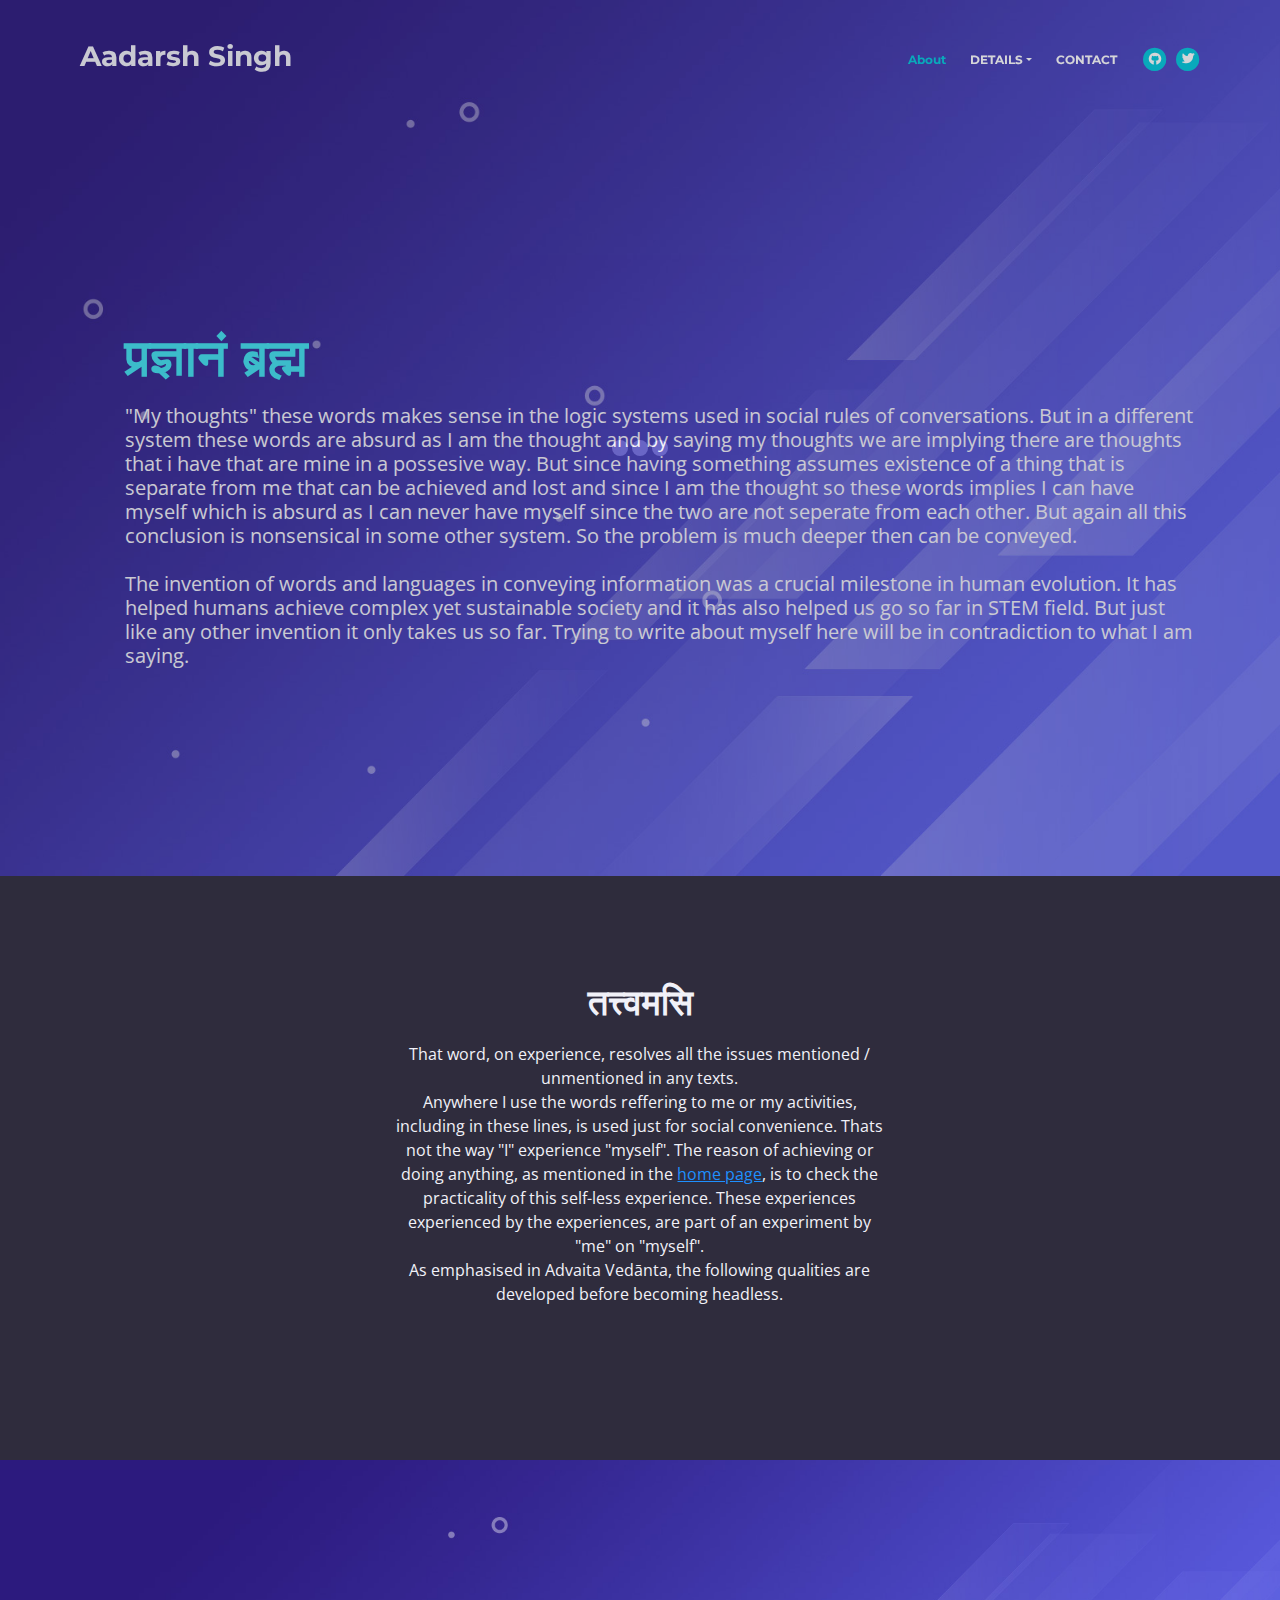
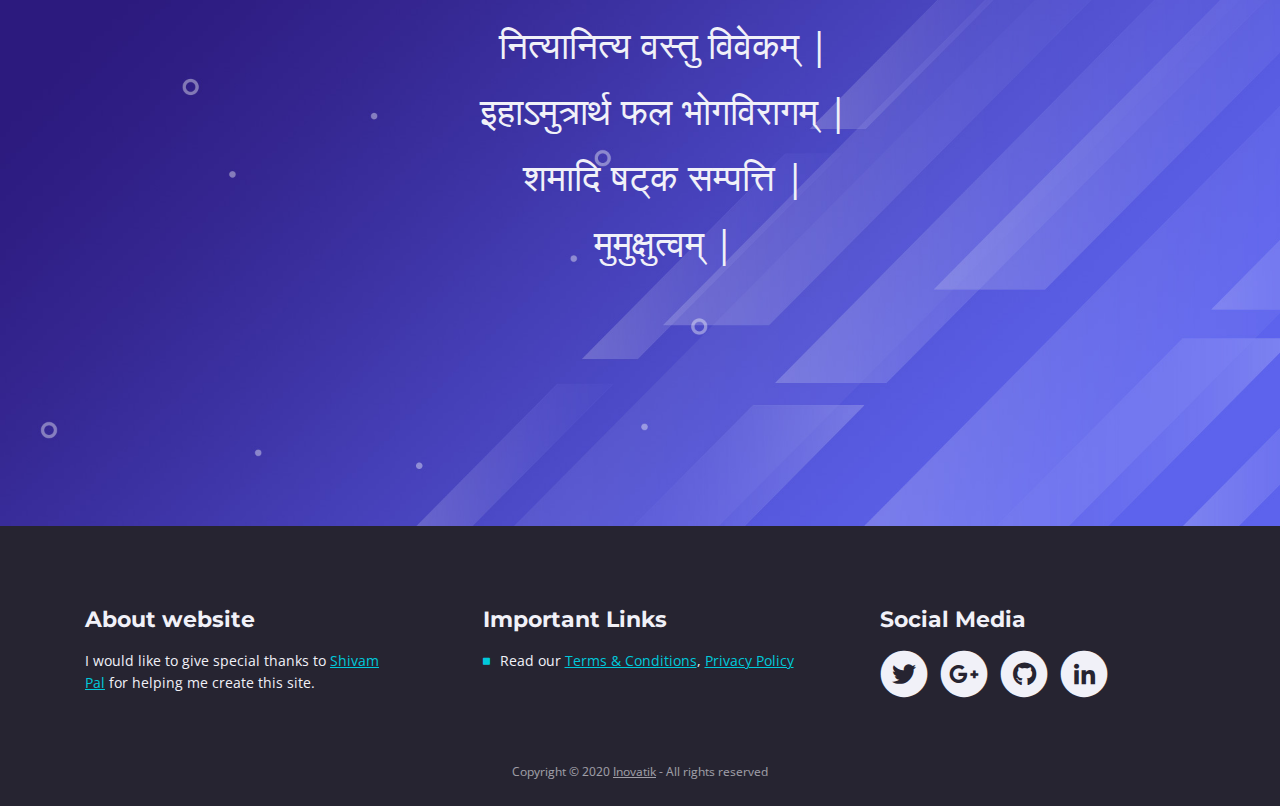
<file: P2.html>
<!DOCTYPE html>
<html lang="en">

<head>
    <meta charset="utf-8">
    <meta name="viewport" content="width=device-width, initial-scale=1, shrink-to-fit=no">

    <!-- SEO Meta Tags -->
    <meta name="description"
        content="Mobile app HTML landing page template to help you build a great online presence for your app which will convert visitors into users">
    <meta name="author" content="Inovatik">

    <!-- OG Meta Tags to improve the way the post looks when you share the page on LinkedIn, Facebook, Google+ -->
    <meta property="og:site_name" content="" /> <!-- website name -->
    <meta property="og:site" content="" /> <!-- website link -->
    <meta property="og:title" content="" /> <!-- title shown in the actual shared post -->
    <meta property="og:description" content="" /> <!-- description shown in the actual shared post -->
    <meta property="og:image" content="" /> <!-- image link, make sure it's jpg -->
    <meta property="og:url" content="" /> <!-- where do you want your post to link to -->
    <meta property="og:type" content="article" />

    <!-- Website Title -->
    <title>Aadarsh Singh</title>

    <!-- Styles -->
    <link href="https://fonts.googleapis.com/css?family=Montserrat:400,600,700" rel="stylesheet">
    <link href="https://fonts.googleapis.com/css?family=Open+Sans:400,400i,700,700i" rel="stylesheet">
    <link href="css/bootstrap.css" rel="stylesheet">
    <link href="css/fontawesome-all.css" rel="stylesheet">
    <link href="css/swiper.css" rel="stylesheet">
    <link href="css/magnific-popup.css" rel="stylesheet">
    <link href="css/styles.css" rel="stylesheet">

    <!-- Favicon  -->
    <link rel="icon" href="images/skull.jpg">
</head>

<body data-spy="scroll" data-target=".fixed-top">

    <!-- Preloader -->
    <div class="spinner-wrapper">
        <div class="spinner">
            <div class="bounce1"></div>
            <div class="bounce2"></div>
            <div class="bounce3"></div>
        </div>
    </div>
    <!-- end of preloader -->


    <!-- Navigation -->
    <nav class="navbar navbar-expand-md navbar-dark navbar-custom fixed-top">
        <!-- Text Logo - Use this if you don't have a graphic logo -->
        <!-- <a class="navbar-brand logo-text page-scroll" href="index.html">Leno</a> -->

        <!-- Image Logo -->
        <a class="navbar-brand">
            <h3>Aadarsh Singh </h3>
        </a>

        <!-- Mobile Menu Toggle Button -->
        <button class="navbar-toggler" type="button" data-toggle="collapse" data-target="#navbarsExampleDefault"
            aria-controls="navbarsExampleDefault" aria-expanded="false" aria-label="Toggle navigation">
            <span class="navbar-toggler-awesome fas fa-bars"></span>
            <span class="navbar-toggler-awesome fas fa-times"></span>
        </button>
        <!-- end of mobile menu toggle button -->

        <div class="collapse navbar-collapse" id="navbarsExampleDefault">
            <ul class="navbar-nav ml-auto">
                <li class="nav-item">
                    <a class="nav-link page-scroll" href="#header">About <span class="sr-only">(current)</span></a>
                </li>

                <!-- Dropdown Menu -->
                <li class="nav-item dropdown">
                    <a class="nav-link dropdown-toggle page-scroll" href="#details" id="navbarDropdown" role="button"
                        aria-haspopup="true" aria-expanded="false">DETAILS</a>
                    <div class="dropdown-menu" aria-labelledby="navbarDropdown">
                        <a class="dropdown-item" href="P2.html"><span class="item-text">Thoughts</span></a>
                        <div class="dropdown-items-divide-hr"></div>
                        <a class="dropdown-item" href=""><span class="item-text">Research interest</span></a>
                    </div>
                </li>
                <!-- end of dropdown menu -->

                <li class="nav-item">
                    <a class="nav-link page-scroll" href="#contact">CONTACT</a>
                </li>
            </ul>
            <span class="nav-item social-icons">
                <span class="fa-stack">
                    <a href="https://github.com/scsa007316">
                        <i class="fas fa-circle fa-stack-2x"></i>
                        <i class="fab fa-github fa-stack-1x"></i>
                    </a>
                </span>
                <span class="fa-stack">
                    <a href="https://twitter.com/BOND007316">
                        <i class="fas fa-circle fa-stack-2x"></i>
                        <i class="fab fa-twitter fa-stack-1x"></i>
                    </a>
                </span>
            </span>
        </div>
    </nav> <!-- end of navbar -->
    <!-- end of navigation -->


    <!-- Header -->
    <header id="header" class="header">
        <div class="header-content">
            <div class="container">
                <div class="row">
                    <div class="col-lg-12">
                        <div class="text-container">
                            <h1> <span id="js-rotating">प्रज्ञानं ब्रह्म , अहं ब्रह्मास्मि,तत्त्वमसि,अयमात्मा ब्रह्म </span></h1>
                            <p style="font-size:20px;" class="p-large">
                             "My thoughts" these words makes sense in the logic systems used in social rules of conversations. But in a different system
							 these words are absurd as I am the thought and by saying my thoughts we are implying there are thoughts that i have that are mine in a possesive way.
							 But since having something assumes existence of a thing that is separate from me that can be achieved and lost and since I am the thought so these words 
							 implies I can have myself which is absurd as I can never have myself since the two are not seperate from each other. But again all this conclusion is nonsensical 
							 in some other system. So the problem is much deeper then can be conveyed. 
							 <br>
							 <br>
							 The invention of words and languages in conveying information was a crucial milestone in human evolution. It has helped humans achieve complex yet
                             sustainable society and it has also helped us go so far in STEM field. But just like any other invention it only takes us so far. Trying to write about myself here will
							 be in contradiction to what I am saying.
                             						 
							 
							 


                            </p>
                            
                        </div>
                    </div> <!-- end of col -->

                </div> <!-- end of row -->
            </div> <!-- end of container -->
        </div> <!-- end of header-content -->
    </header> <!-- end of header --
    <!-- end of header -->
  <!-- Features -->
    <div id="features" class="tabs">
        <div class="container">
            <div class="row">
                <div class="col-lg-12">
                    <h2>तत्त्वमसि</h2>
                    <div class="p-heading p-large">
                       That word, on experience, resolves all the issues mentioned / unmentioned in any texts.
					   <br>
					   Anywhere I use the words reffering to me or my activities, including in these lines, is used just for social convenience.
					   Thats not the way "I" experience "myself". The reason of achieving or doing anything, as mentioned in the <a style="color: DodgerBlue;" href="index.html">home page</a>, is to check the practicality of this 
					   self-less experience. These experiences experienced by the experiences, are part of an experiment by "me" on "myself". 
					   <br>
					   As emphasised in Advaita Vedānta, the following qualities are developed before becoming headless.
                    </div>
                </div> <!-- end of col -->
            </div> <!-- end of row -->
        </div> <!-- end of container -->
    </div> <!-- end of tabs -->
    <!-- end of features -->


    <!-- Download -->
    <div class="basic-4">
        <div class="container">
            <div class="row">
					 <pre>

					 <p style="text-align:center;font-size:300%;"> 
					 नित्यानित्य वस्तु विवेकम् |
					 
					 
					 इहाऽमुत्रार्थ फल भोगविरागम् |
					 
					 
					 शमादि षट्क सम्पत्ति |
					 
					 
					 मुमुक्षुत्वम् |
					 
					 </p>
                     
					 
					  </pre>
						
				
               
            </div> <!-- end of row -->
        </div> <!-- end of container -->
    </div> <!-- end of basic-4 -->
    <!-- end of download -->




    <!-- Statistics -->

    <!-- end of statistics -->


    
    <!-- Footer -->
    <div class="footer">
        <div class="container">
            <div class="row">
                <div class="col-md-4">
                    <div class="footer-col">
                        <h4>About website</h4>
                        <p> I would like to give special thanks to <a class="turquoise" href="terms-conditions.html">Shivam Pal</a> for helping me create this site.</p>
                    </div>
                </div> <!-- end of col -->
                <div class="col-md-4">
                    <div class="footer-col middle">
                        <h4>Important Links</h4>
                        <ul class="list-unstyled li-space-lg">
                            
                            <li class="media">
                                <i class="fas fa-square"></i>
                                <div class="media-body">Read our <a class="turquoise" href="terms-conditions.html">Terms
                                        & Conditions</a>, <a class="turquoise" href="privacy-policy.html">Privacy
                                        Policy</a></div>
                            </li>
                        </ul>
                    </div>
                </div> <!-- end of col -->
                <div class="col-md-4">
                    <div class="footer-col last">
                        <h4>Social Media</h4>
                        
                        <span class="fa-stack">
                            <a href="https://twitter.com/BOND007316">
                                <i class="fas fa-circle fa-stack-2x"></i>
                                <i class="fab fa-twitter fa-stack-1x"></i>
                            </a>
                        </span>
                        <span class="fa-stack">
                            <a href="#your-link">
                                <i class="fas fa-circle fa-stack-2x"></i>
                                <i class="fab fa-google-plus-g fa-stack-1x"></i>
                            </a>
                        </span>
                        <span class="fa-stack">
                            <a href="https://github.com/scsa007316">
                                <i class="fas fa-circle fa-stack-2x"></i>
                                <i class="fab fa-github fa-stack-1x"></i>
                            </a>
                        </span>
                        <span class="fa-stack">
                            <a href="https://www.linkedin.com/in/aadarsh-singh-882a42192">
                                <i class="fas fa-circle fa-stack-2x"></i>
                                <i class="fab fa-linkedin-in fa-stack-1x"></i>
                            </a>
                        </span>
                    </div>
                </div> <!-- end of col -->
            </div> <!-- end of row -->
        </div> <!-- end of container -->
    </div> <!-- end of footer -->
    <!-- end of footer -->


    <!-- Copyright -->
    <div class="copyright">
        <div class="container">
            <div class="row">
                <div class="col-lg-12">
                    <p class="p-small">Copyright © 2020 <a href="https://inovatik.com">Inovatik</a> - All rights
                        reserved</p>
                </div> <!-- end of col -->
            </div> <!-- enf of row -->
        </div> <!-- end of container -->
    </div> <!-- end of copyright -->
    <!-- end of copyright -->


    <!-- Scripts -->
    <script src="js/jquery.min.js"></script> <!-- jQuery for Bootstrap's JavaScript plugins -->
    <script src="js/popper.min.js"></script> <!-- Popper tooltip library for Bootstrap -->
    <script src="js/bootstrap.min.js"></script> <!-- Bootstrap framework -->
    <script src="js/jquery.easing.min.js"></script> <!-- jQuery Easing for smooth scrolling between anchors -->
    <script src="js/swiper.min.js"></script> <!-- Swiper for image and text sliders -->
    <script src="js/jquery.magnific-popup.js"></script> <!-- Magnific Popup for lightboxes -->
    <script src="js/morphext.min.js"></script> <!-- Morphtext rotating text in the header -->
    <script src="js/validator.min.js"></script> <!-- Validator.js - Bootstrap plugin that validates forms -->
    <script src="js/scripts.js"></script> <!-- Custom scripts -->
</body>

</html>
</file>
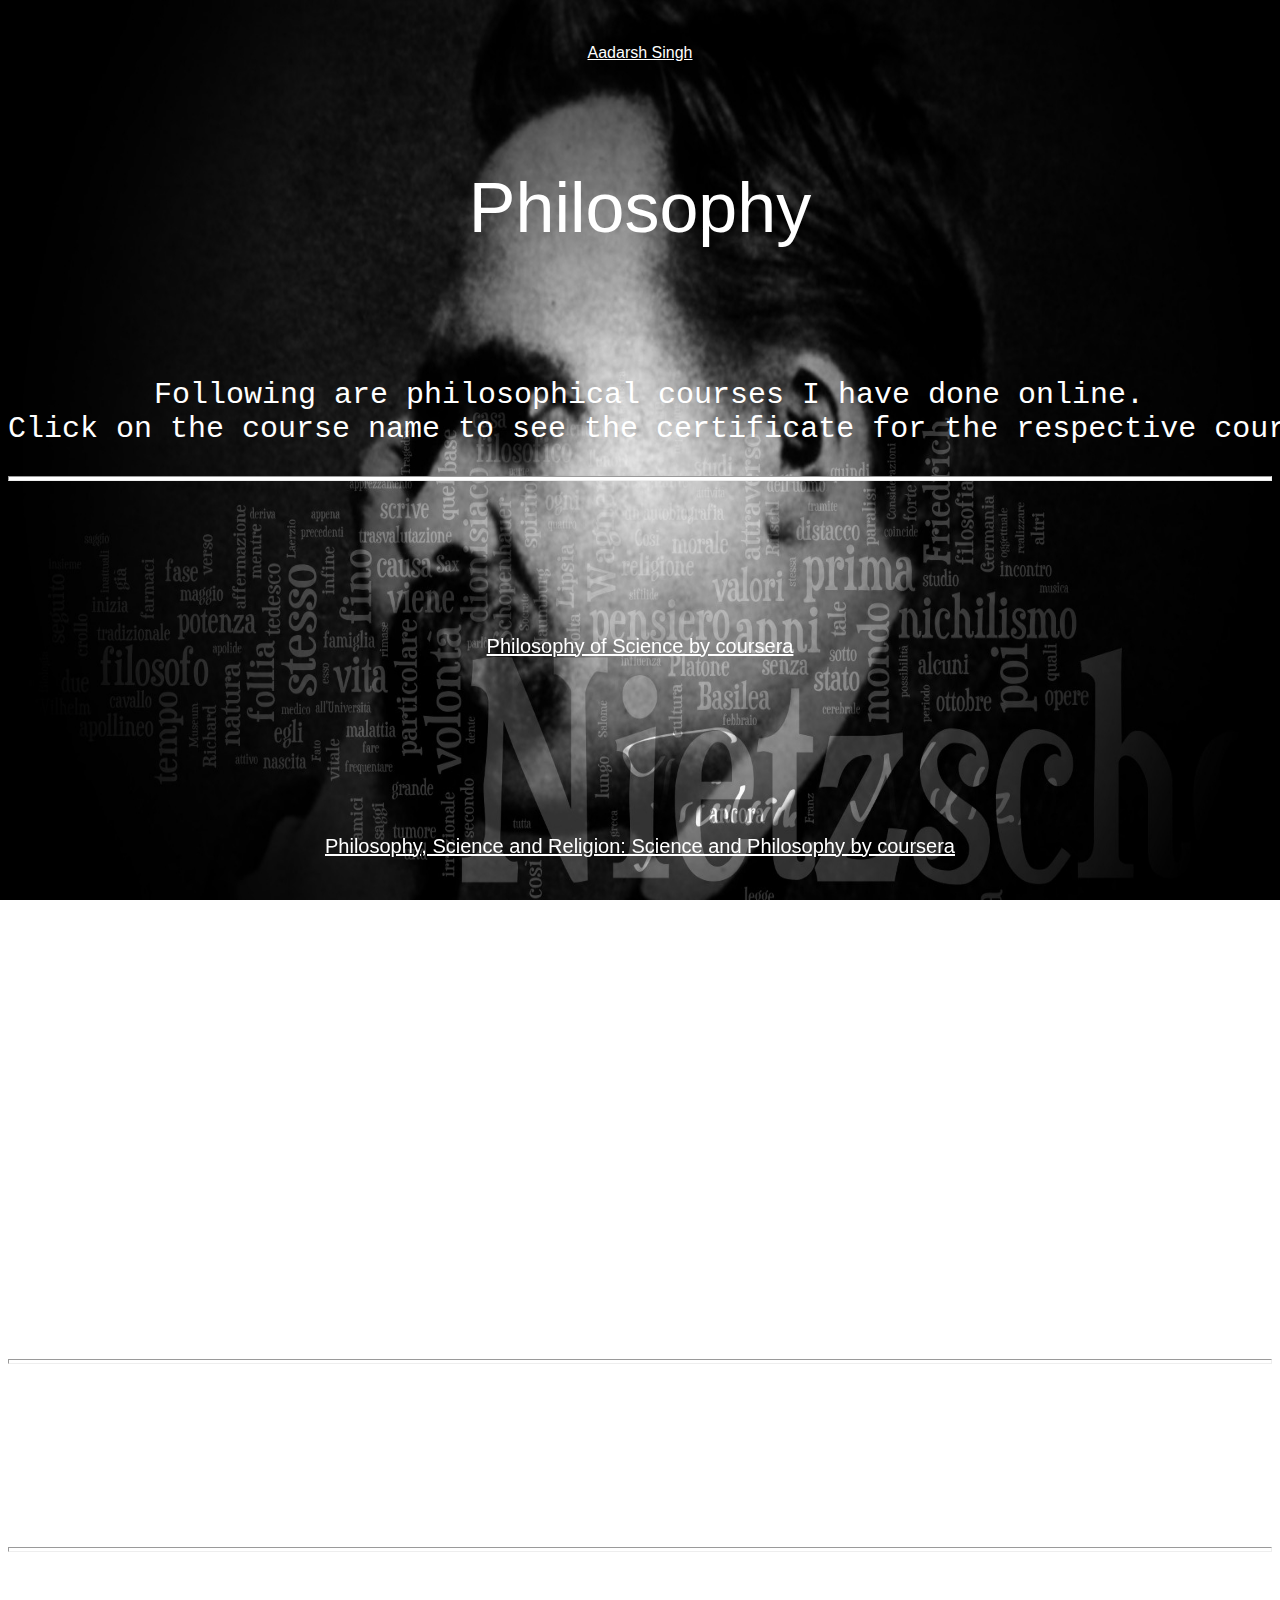
<file: phil.html>
<!DOCTYPE html>
<html class="no-js">
  <head>
  <style>
    a { color: white ; } 
  </style>
    <meta charset="utf-8">
    <title>Aadarsh Singh</title>
    <meta name="viewport" content="width=device-width">
    <link rel="stylesheet" href="styles/style2.css" />
    <link rel="stylesheet" href="styles/aos.css" />
	<div id="example1"></div>
	<style>
	div.parent {
  position: relative;
  height: 200px;
  border: 3px solid red;
}
footer {<!DOCTYPE html>
<html class="no-js">
  <head>
  <style>
    a { color: white ; } 
  </style>
    <meta charset="utf-8">
    <title>Aadarsh Singh</title>
    <meta name="viewport" content="width=device-width">
    <link rel="stylesheet" href="styles/style2.css" />
    <link rel="stylesheet" href="styles/aos.css" />
	<div id="example1"></div>
	<style>
	div.parent {
  position: relative;
  height: 200px;
  border: 3px solid red;
}
footer {
  text-align: center;
  padding: 20px;
  color: white;
}
	body {
     background-image: url('images/phil.jpg');
	 background-repeat: no-repeat;
     background-attachment: fixed;
     background-size: 100% 100%;
     }
	 </style>
    <!--[if lt IE 9]>
    <script src="//cdnjs.cloudflare.com/ajax/libs/html5shiv/3.7.3/html5shiv.min.js"></script>
    <![endif]-->
  </head>
  <body>
  <footer>
  <p>
  <a href="index2.html">Aadarsh Singh</a></p>
</footer>
  <p  style="color:white;font-size:70px;text-align:center">Philosophy</p>
    
    <script src="scripts/aos.js"></script>
    <script>
      document.querySelector('html').classList.remove('no-js');
      if (!window.Cypress) {
        const scrollCounter = document.querySelector('.js-scroll-counter');

        AOS.init({
          mirror: true
        });

        document.addEventListener('aos:in', function(e) {
          console.log('in!', e.detail);
        });

        window.addEventListener('scroll', function() {
          scrollCounter.innerHTML = window.pageYOffset;
        });
      }
    </script>
	<pre>
	
	
<p style="color:white;font-size:30px;text-align:center"> Following are philosophical courses I have done online.
Click on the course name to see the certificate for the respective course.
</p></pre>
<pre>
<hr style="width: 100%;height:5px;background-color:white">

  </pre>
  <div class="box" data-aos="fade-up">
<a href="https://www.coursera.org/account/accomplishments/records/Z7K2X9AJ3RLL"> <p style="color:white;font-size:20px">Philosophy of Science by coursera</p></a></div>

  <div class="box" data-aos="fade-up">
<a href="https://www.coursera.org/account/accomplishments/certificate/GCSDCE2ADZ92"> <p style="color:white;font-size:20px">Philosophy, Science and Religion: Science and Philosophy by coursera</p></a></div>

  <div class="box" data-aos="fade-up">
<a href="https://www.coursera.org/account/accomplishments/certificate/M9P45NUYAFHQ"> <p style="color:white;font-size:20px">Philosophy and the Sciences I: Introduction to the Philosophy of Cognitive Sciences</p></a></div>
  <div class="box" data-aos="fade-up">
<a href="https://www.coursera.org/account/accomplishments/records/SNA2TK4WB8NH"> <p style="color:white;font-size:20px">Philosophy and the Sciences II: Introduction to the Philosophy of Physical Sciences</p></a></div>
 <pre>
<hr style="width: 100%;height:5px;background-color:white">
<p style="color:white;font-size:40px">  <strong>                          Books</strong> </p>

<hr style="width: 100%;height:5px;background-color:white">
<p style="color:white;font-size:20px">I am referring to following philosophical texts. I studied these books out of pure curiosity. The books did offered 
a different angle to percieve the world then we ordinary do. </p>
 <p style="color:white;font-size:30px;text-align:center;">&#10112;<strong>  Western philosophy</strong> </p>
 <hr style="width: 100%;height:5px;background-color:white">
 <div class="box" data-aos="fade-up">
<p style="color:white;font-size:20px">Thus Spoke Zarathustra by Friedrich Nietzsche</p></div>
 <div class="box" data-aos="fade-up">
<p style="color:white;font-size:20px">The World as Will and Representation by Arthur Schopenhauer</p></div>
 <div class="box" data-aos="fade-up">
<p style="color:white;font-size:20px">Collected Maxims and Other Reflections by François de La Rochefoucauld</p></div>
 <div class="box" data-aos="fade-up">
<p style="color:white;font-size:20px">Fear and Trembling and The Sickness Unto Death by Søren Kierkegaard</p></div>
 <div class="box" data-aos="fade-up">
<p style="color:white;font-size:20px">ESSAYS OF MICHEL DE MONTAIGNE</p></div>
 <div class="box" data-aos="fade-up">
<p style="color:white;font-size:20px">Our Knowledge of the External World by Bertrand Russell</p></div>
 <div class="box" data-aos="fade-up">
<p style="color:white;font-size:20px">Philosophical Investigations by Ludwig Wittgenstein</p></div>














 <p style="color:white;font-size:30px;text-align:center;">&#10113;<strong>  Eastern philosophy</strong> </p>
 <hr style="width: 100%;height:5px;background-color:white">
<div class="box" data-aos="fade-up">
<p style="color:white;font-size:20px">Zen Koans</p></div>
<div class="box" data-aos="fade-up">
<p style="color:white;font-size:20px">Aparokshanubhuti by Adi Shankara</p></div>
<div class="box" data-aos="fade-up">
<p style="color:white;font-size:20px">Yoga Sutras of Patanjali</p></div>
<div class="box" data-aos="fade-up">
<p style="color:white;font-size:20px">Vivekananda Sahitya</p></div>
<div class="box" data-aos="fade-up">
<p style="color:white;font-size:20px">The Buddha and His Dhamma</p></div>

 </pre>
 </body>
</html>
</file>
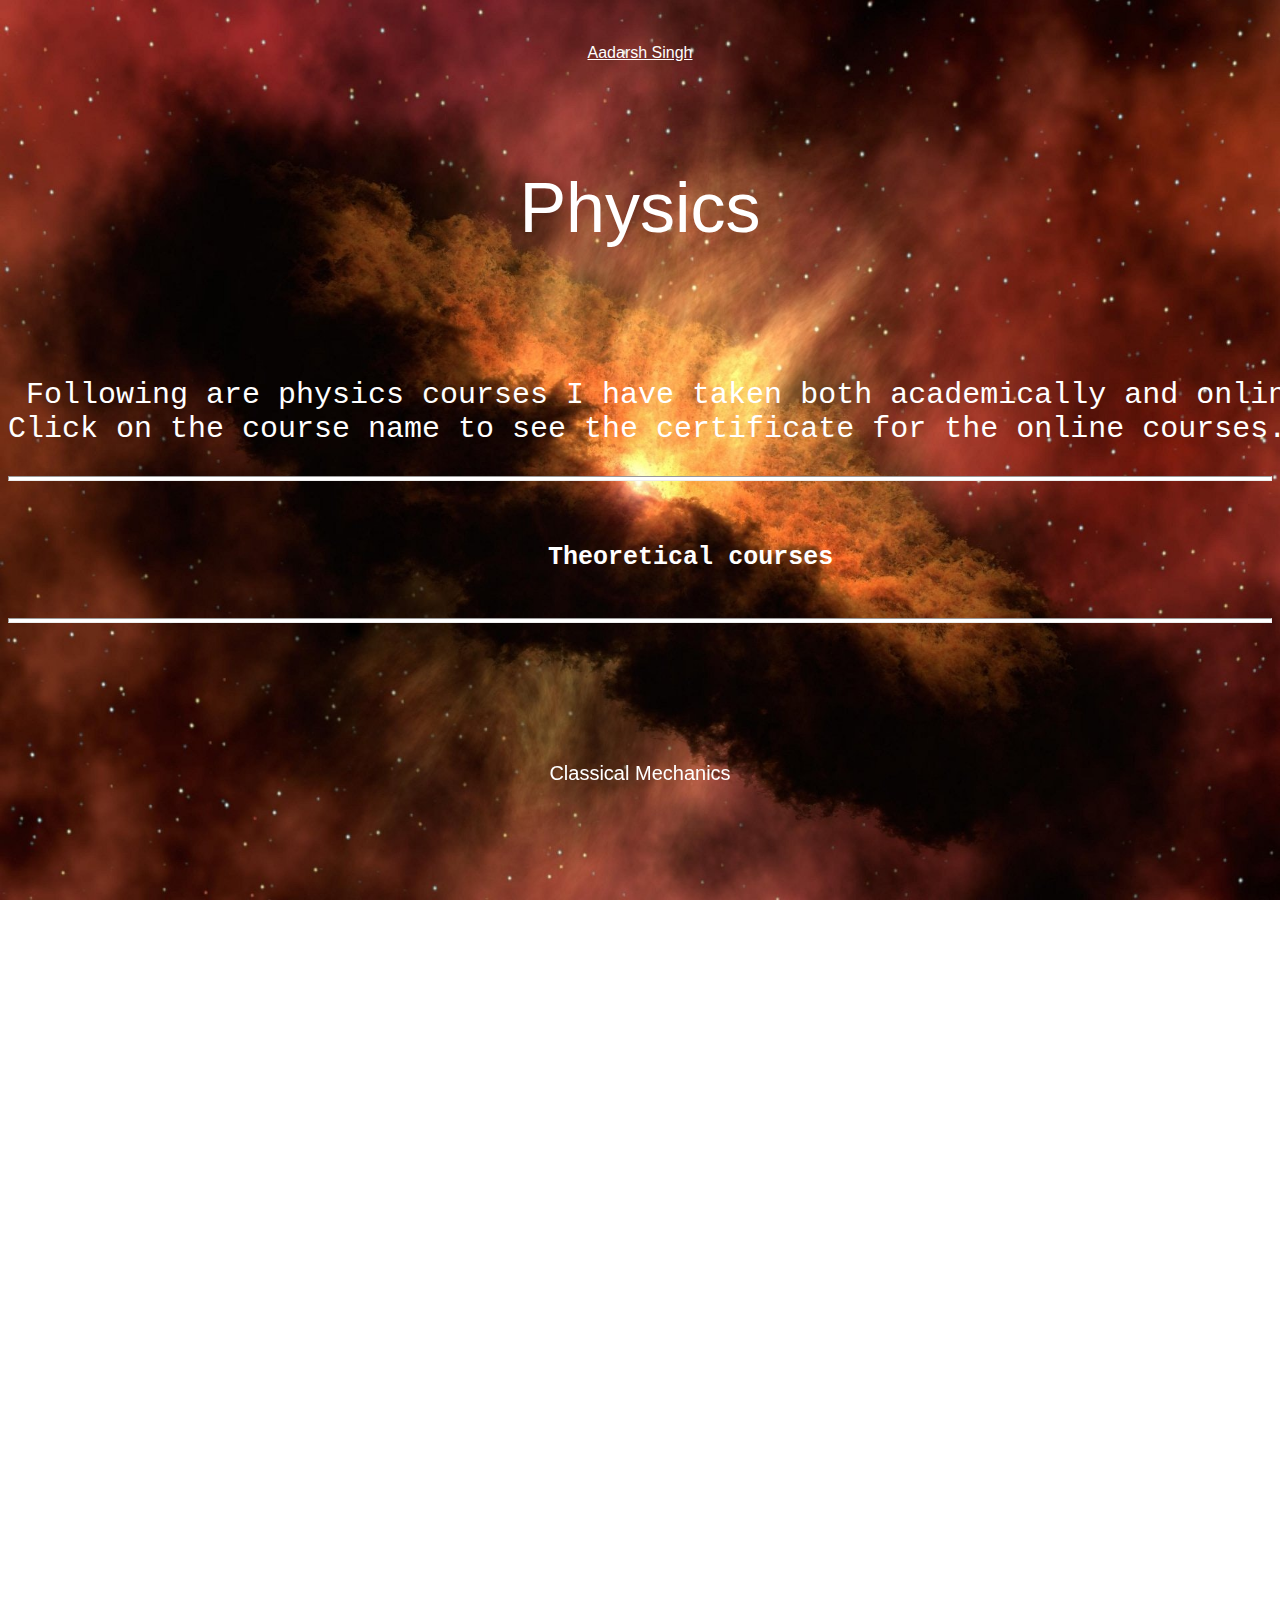
<file: Phys.html>
<!DOCTYPE html>
<html class="no-js">
  <head>
  <style>
    a { color: white ; } 
  </style>
    <meta charset="utf-8">
    <title>Aadarsh Singh</title>
    <meta name="viewport" content="width=device-width">
    <link rel="stylesheet" href="styles/style2.css" />
    <link rel="stylesheet" href="styles/aos.css" />
	<div id="example1"></div>
	<style>
	div.parent {
  position: relative;
  height: 200px;
  border: 3px solid red;
}
footer {
  text-align: center;
  padding: 20px;
  color: white;
}
	body {
     background-image: url('images/phys.jpg');
	 background-repeat: no-repeat;
     background-attachment: fixed;
     background-size: 100% 100%;
     }
	 </style>
    <!--[if lt IE 9]>
    <script src="//cdnjs.cloudflare.com/ajax/libs/html5shiv/3.7.3/html5shiv.min.js"></script>
    <![endif]-->
  </head>
  <body>
  <footer>
  <p>
  <a href="index2.html">Aadarsh Singh</a></p>
</footer>
  <p  style="color:white;font-size:70px;text-align:center">Physics</p>
    
    <script src="scripts/aos.js"></script>
    <script>
      document.querySelector('html').classList.remove('no-js');
      if (!window.Cypress) {
        const scrollCounter = document.querySelector('.js-scroll-counter');

        AOS.init({
          mirror: true
        });

        document.addEventListener('aos:in', function(e) {
          console.log('in!', e.detail);
        });

        window.addEventListener('scroll', function() {
          scrollCounter.innerHTML = window.pageYOffset;
        });
      }
    </script>
	<pre>
	
	
<p style="color:white;font-size:30px;text-align:center"> Following are physics courses I have taken both academically and online.
Click on the course name to see the certificate for the online courses.
</p></pre>
<pre>
<hr style="width: 100%;height:5px;background-color:white">
  <p style="color:white;font-size:25px">  <strong>                                  Theoretical courses</strong> </p>
<hr style="width: 100%;height:5px;background-color:white">
  </pre>
  <div class="box" data-aos="fade-up">
<p style="color:white;font-size:20px"> Classical Mechanics</p></div>
  <div class="box" data-aos="fade-up">
<p style="color:white;font-size:20px"> Thermal Physics</p></div>
  <div class="box" data-aos="fade-up">
<p style="color:white;font-size:20px"> Quantum Mechanics</p></div>
  <div class="box" data-aos="fade-up">
<p style="color:white;font-size:20px"> Mathematical Methods</p></div>
  <div class="box" data-aos="fade-up">
<p style="color:white;font-size:20px"> Statistical Mechanics</p></div>
  <div class="box" data-aos="fade-up">
<p style="color:white;font-size:20px"> Electromagnetism</p></div>
  <div class="box" data-aos="fade-up">
<p style="color:white;font-size:20px"> Electrodynamics and Special Relativity</p></div>
  <div class="box" data-aos="fade-up">
<p style="color:white;font-size:20px"> Atomic and Molecular Physics</p></div>
  <div class="box" data-aos="fade-up">
<p style="color:white;font-size:20px">  Condensed Matter Physics</p></div>
  <div class="box" data-aos="fade-up">
<p style="color:white;font-size:20px"> Decoherence and Open Quantum Systems</p></div>
  <div class="box" data-aos="fade-up">
<p style="color:white;font-size:20px"> Magnetism and Superconductivity</p></div>
  <div class="box" data-aos="fade-up">
<p style="color:white;font-size:20px"> Cosmology</p></div>
  <div class="box" data-aos="fade-up">
<p style="color:white;font-size:20px"> Many-body Quantum Mechanics of Degenerate Gases</p></div>
  <div class="box" data-aos="fade-up">
<p style="color:white;font-size:20px"> Quantum Information Theory</p></div>
  <div class="box" data-aos="fade-up">
<p style="color:white;font-size:20px"> Quantum Field Theory</p></div>
  <div class="box" data-aos="fade-up">
<p style="color:white;font-size:20px"> General Theory of Relativity</p></div>
  <div class="box" data-aos="fade-up">
<p style="color:white;font-size:20px"> Nuclear and Particle Physics</p></div>
 <div class="box" data-aos="fade-up">
<a href="https://www.coursera.org/account/accomplishments/certificate/QTXSTAQHB257"> <p style="color:white;font-size:20px">Understanding Einstein: The Special Theory of Relativity by Stanford University</p></a></div>
 

 
<hr style="width: 100%;height:5px;background-color:white">
  <p style="color:white;font-size:25px;text-align:center;">  <strong>       Experimental Courses</strong> </p>
<hr style="width: 100%;height:5px;background-color:white">

  <div class="box" data-aos="fade-up">
<p style="color:white;font-size:20px"> General Physics Laboratory</p></div>
  <div class="box" data-aos="fade-up">
<p style="color:white;font-size:20px"> Advance Physics Laboratory</p></div>
  <div class="box" data-aos="fade-up">
<p style="color:white;font-size:20px"> Electronics Laboratory</p></div>
  <div class="box" data-aos="fade-up">
<p style="color:white;font-size:20px">  Condensed Matter Physics Laboratory</p></div>
  <div class="box" data-aos="fade-up">
<p style="color:white;font-size:20px">  Nuclear Laboratory</p></div>



 </body>
</file>
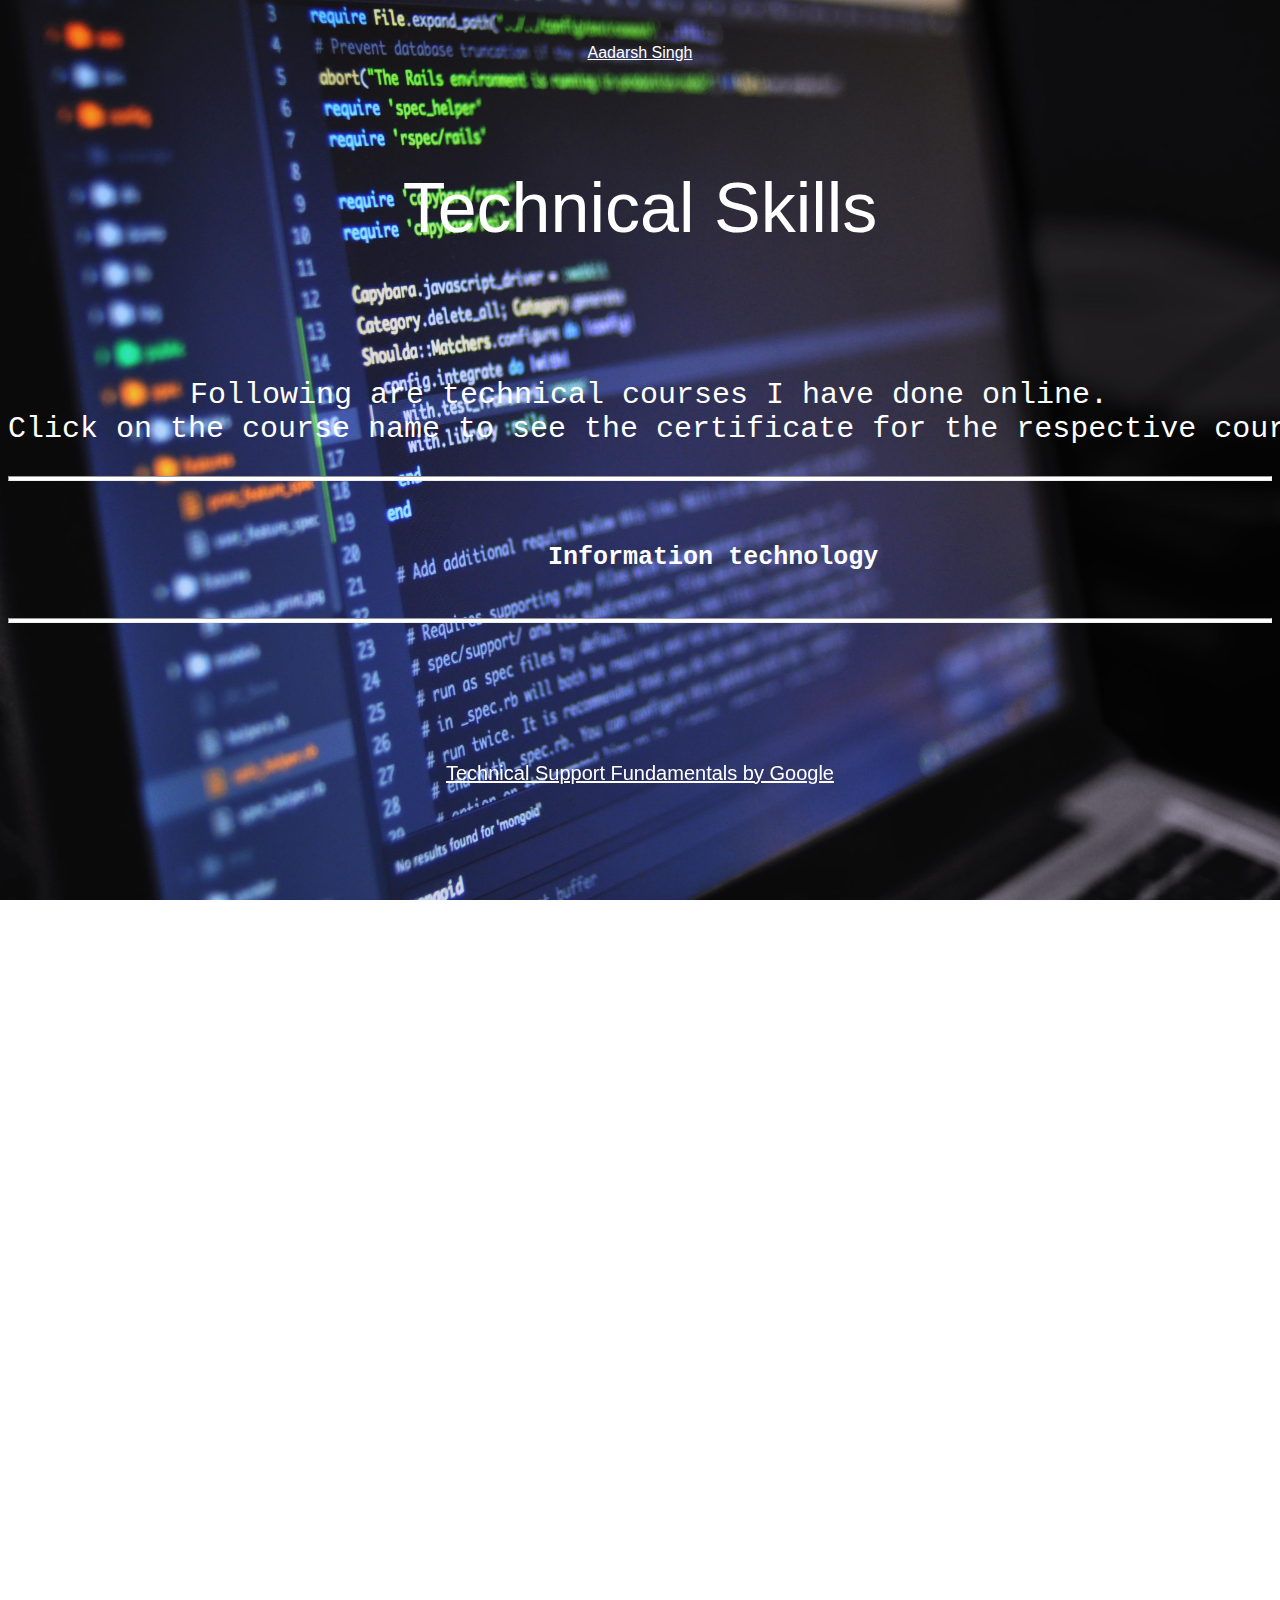
<file: tech.html>
<!DOCTYPE html>
<html class="no-js">
  <head>
  <style>
    a { color: white ; } 
  </style>
    <meta charset="utf-8">
    <title>Aadarsh Singh</title>
    <meta name="viewport" content="width=device-width">
    <link rel="stylesheet" href="styles/style2.css" />
    <link rel="stylesheet" href="styles/aos.css" />
	<div id="example1"></div>
	<style>
	div.parent {
  position: relative;
  height: 200px;
  border: 3px solid red;
}
footer {
  text-align: center;
  padding: 20px;
  color: white;
}
	body {
     background-image: url('images/tech.jpg');
	 background-repeat: no-repeat;
     background-attachment: fixed;
     background-size: 100% 100%;
     }
	 </style>
    <!--[if lt IE 9]>
    <script src="//cdnjs.cloudflare.com/ajax/libs/html5shiv/3.7.3/html5shiv.min.js"></script>
    <![endif]-->
  </head>
  <body>
  <footer>
  <p>
  <a href="index2.html">Aadarsh Singh</a></p>
</footer>
  <p  style="color:white;font-size:70px;text-align:center">Technical Skills</p>
    
    <script src="scripts/aos.js"></script>
    <script>
      document.querySelector('html').classList.remove('no-js');
      if (!window.Cypress) {
        const scrollCounter = document.querySelector('.js-scroll-counter');

        AOS.init({
          mirror: true
        });

        document.addEventListener('aos:in', function(e) {
          console.log('in!', e.detail);
        });

        window.addEventListener('scroll', function() {
          scrollCounter.innerHTML = window.pageYOffset;
        });
      }
    </script>
	<pre>
	
	
<p style="color:white;font-size:30px;text-align:center"> Following are technical courses I have done online.
Click on the course name to see the certificate for the respective course.
</p></pre>
<pre>
<hr style="width: 100%;height:5px;background-color:white">
  <p style="color:white;font-size:25px">  <strong>                                  Information technology</strong> </p>
<hr style="width: 100%;height:5px;background-color:white">
  </pre>
  <div class="box" data-aos="fade-up">
<a href="https://www.coursera.org/account/accomplishments/certificate/YR7KGRR7JZH8"> <p style="color:white;font-size:20px">Technical Support Fundamentals by Google</p></a></div>

  <div class="box" data-aos="fade-up">
<a href="https://coursera.org/share/cc4cf630181eb2df5a96a6694e0f594b"> <p style="color:white;font-size:20px">The Bits and Bytes of Computer Networking by Google</p></a></div>

  <div class="box" data-aos="fade-up">
<a href="https://coursera.org/share/b02842977c450cd4b5a4a27a1a0e9562"> <p style="color:white;font-size:20px">Operating Systems and You: Becoming a Power User by Google</p></a></div>
  <div class="box" data-aos="fade-up">
<a href="https://coursera.org/share/3752f5f362a7d0e42a77dc9c3014ca54"> <p style="color:white;font-size:20px">System Administration and IT Infrastructure Services by Google</p></a></div>
  <div class="box" data-aos="fade-up">
<a href="https://coursera.org/share/ba48422258a890c4b2a5a98c4fdacb5f"> <p style="color:white;font-size:20px">IT Security: Defense against the digital dark arts by Google</p></a></div>
  <div class="box" data-aos="fade-up">
<a href="https://www.coursera.org/account/accomplishments/certificate/TATUF94CW2AP"> <p style="color:white;font-size:20px">Build a Modern Computer from First Principles:From Nand to Tetris</p></a></div>
  <div class="box" data-aos="fade-up">
  <div class="box" data-aos="fade-up">
<a href="https://coursera.org/share/249594efba6de43d2576434f436a9a9e"> <p style="color:white;font-size:20px">The Unix Workbench</p></a></div>
  <div class="box" data-aos="fade-up">
<a href="https://www.datacamp.com/statement-of-accomplishment/course/1a1cde9d27db0ee1e53e9e2256a11f3883f7be07"> <p style="color:white;font-size:20px">Introduction to Git</p></a></div>
  
<hr style="width: 100%;height:5px;background-color:white">
  <p style="color:white;font-size:25px">  <strong>       Languages</strong> </p>
<hr style="width: 100%;height:5px;background-color:white">

  <p style="color:white;font-size:22px">&#10112;  <strong>       Python</strong> </p>
  
<hr style="width: 100%;height:5px;background-color:white">
   <div class="box" data-aos="fade-up">
<a href="https://www.datacamp.com/statement-of-accomplishment/track/054cb7857f66fc0613aeac04d2687ab5010260d5"> <p style="color:white;font-size:20px">Data Scientist with Python Track</p></a></div>
 <div class="box" data-aos="fade-up">
<a href="https://www.datacamp.com/statement-of-accomplishment/course/af7877795e92ad5b68f305af5a97e4e23f2af84d"> <p style="color:white;font-size:20px">Introduction to Python</p></a></div>
 <div class="box" data-aos="fade-up">
<a href="https://www.datacamp.com/statement-of-accomplishment/course/36478e211f8c7799f0674d5f0770892d50325bf7"> <p style="color:white;font-size:20px">Intermediate Python</p></a></div>
 <div class="box" data-aos="fade-up">
<a href="https://www.datacamp.com/statement-of-accomplishment/course/98389f9f04fc8c36588de0dda7538876d8e1fa64"> <p style="color:white;font-size:20px">Introduction to Deep Learning in Python</p></a></div>
 <div class="box" data-aos="fade-up">
<a href="https://www.datacamp.com/statement-of-accomplishment/course/ffe3992842973e2340b359b101e6a69a6ed1ab7a"> <p style="color:white;font-size:20px">Advanced Deep Learning with Keras</p></a></div>
 <div class="box" data-aos="fade-up">
<a href="https://www.datacamp.com/statement-of-accomplishment/course/5d49c933d6da5fbb604cbcef1c82621acb63a730"> <p style="color:white;font-size:20px">Image Processing with Keras in Python</p></a></div>
 <div class="box" data-aos="fade-up">
<a href="https://www.datacamp.com/statement-of-accomplishment/course/ac2dac3f9a781e2e27f9c89c4753b6c32bf71b5c"> <p style="color:white;font-size:20px">Introduction to TensorFlow in Python</p></a></div>
 <div class="box" data-aos="fade-up">
<a href="https://www.datacamp.com/statement-of-accomplishment/course/d450a47fbfd56e7ce39676c257655af307cec839"> <p style="color:white;font-size:20px"> AI Fundamentals</p></a></div>
 <div class="box" data-aos="fade-up">
<a href="https://www.datacamp.com/statement-of-accomplishment/course/24de6fec1044755da24e0b7f9e9e393a7b050c91"> <p style="color:white;font-size:20px">Building Chatbots in Python</p></a></div>
 <div class="box" data-aos="fade-up">
<a href="https://www.datacamp.com/statement-of-accomplishment/course/69f0a988cd96f04b8090d6d0bd8214705a5fc451"> <p style="color:white;font-size:20px">Python Data Science Toolbox (Part 1)</p></a></div>
 <div class="box" data-aos="fade-up">
<a href="https://www.datacamp.com/statement-of-accomplishment/course/6eeaa72c169b85221ba1a4fd83d6f962de9b065c"> <p style="color:white;font-size:20px">Python Data Science Toolbox (Part 2)</p></a></div>
 <div class="box" data-aos="fade-up">
<a href="https://www.datacamp.com/statement-of-accomplishment/course/122b8342fab82271e8e495e2fbf7e4cea4881fd1"> <p style="color:white;font-size:20px">Introduction to Importing Data in Python</p></a></div>
 <div class="box" data-aos="fade-up">
<a href="https://www.datacamp.com/statement-of-accomplishment/course/4c5bd26df8319307e0a492a1b44d1fa008220bcd"> <p style="color:white;font-size:20px">Intermediate Importing Data in Python</p></a></div>
 <div class="box" data-aos="fade-up">
<a href="https://www.datacamp.com/statement-of-accomplishment/course/02e49b12bdcf7fe39c3f425deecb8a8dffccc237"> <p style="color:white;font-size:20px">Cleaning Data in Python</p></a></div>
 <div class="box" data-aos="fade-up">
<a href="https://www.datacamp.com/statement-of-accomplishment/course/dd08cbd4b26acc3e9dc76dd00938f244dc7a1e4f"> <p style="color:white;font-size:20px">Pandas Foundations</p></a></div>
 <div class="box" data-aos="fade-up">
<a href="https://www.datacamp.com/statement-of-accomplishment/course/cb82a7029649ddb544af190fdad5bf3acaf4ba02"> <p style="color:white;font-size:20px">Manipulating DataFrames with pandas</p></a></div>
 <div class="box" data-aos="fade-up">
<a href="https://www.datacamp.com/statement-of-accomplishment/course/412a019608c6a1b34941a38003696a21357f17ef"> <p style="color:white;font-size:20px">Merging DataFrames with pandas</p></a></div>
 <div class="box" data-aos="fade-up">
<a href="https://www.datacamp.com/statement-of-accomplishment/course/2e49a1d4da4be6a74c73a3665ecae4768d448afe"> <p style="color:white;font-size:20px">Analyzing Police Activity with pandas</p></a></div>
 <div class="box" data-aos="fade-up">
<a href="https://www.datacamp.com/statement-of-accomplishment/course/ec65d69282495e9653d8f23eb8b72854683cecac"> <p style="color:white;font-size:20px">Introduction to Data Visualization in Python</p></a></div>
 <div class="box" data-aos="fade-up">
<a href="https://www.datacamp.com/statement-of-accomplishment/course/6f069e5fba4afb398a3117f833c6673f1e467b76"> <p style="color:white;font-size:20px">Interactive Data Visualization with Bokeh</p></a></div>
 <div class="box" data-aos="fade-up">
<a href="https://www.datacamp.com/statement-of-accomplishment/course/26e7c6492d3171e22e98b9301980114334f29ca0"> <p style="color:white;font-size:20px">Statistical Thinking in Python (Part 1)</p></a></div>
 <div class="box" data-aos="fade-up">
<a href=""> <p style="color:white;font-size:20px">Statistical Thinking in Python (Part 2)</p></a></div>
<div class="box" data-aos="fade-up">
<a href="https://www.datacamp.com/statement-of-accomplishment/course/997cba488fc1e869ea8eae9e53f685045f808691"> <p style="color:white;font-size:20px">Google</p></a></div>
<div class="box" data-aos="fade-up">
<a href="https://www.datacamp.com/statement-of-accomplishment/course/6b5ca4fe650c0a8d266ca1b8eb4af3ebff7630ae"> <p style="color:white;font-size:20px">Supervised Learning with scikit-learn</p></a></div>
<div class="box" data-aos="fade-up">
<a href="https://www.datacamp.com/statement-of-accomplishment/course/8fc6d67f4466476b13d70085f81ceae7e22e42b8"> <p style="color:white;font-size:20px">Unsupervised Learning in Python</p></a></div>
<div class="box" data-aos="fade-up">
<a href="https://www.datacamp.com/statement-of-accomplishment/course/5074aea681485a9f011acf250a48fb5c306e44bd"> <p style="color:white;font-size:20px">Machine Learning with Tree-Based Models in Python</p></a></div>
<div class="box" data-aos="fade-up">
<a href="https://www.datacamp.com/statement-of-accomplishment/course/b4c897b628b94b8a6bfe052e48e1d2b665397634"> <p style="color:white;font-size:20px"> Introduction to Network Analysis in Python</p></a></div>
<div class="box" data-aos="fade-up">
<a href="https://www.datacamp.com/statement-of-accomplishment/course/a75a12b60751dac326020dd40caefd15807ae61b"> <p style="color:white;font-size:20px">Case Study: School Budgeting with Machine Learning in Python</p></a></div>

<hr style="width: 100%;height:5px;background-color:white">
<p style="color:white;font-size:22px">&#10113;  <strong>       SQL and conda</strong> </p>

<hr style="width: 100%;height:5px;background-color:white">
<div class="box" data-aos="fade-up">
<a href="https://www.datacamp.com/statement-of-accomplishment/course/858b95ef21e8c84fb7f7da8be22f29082fb65a84"> <p style="color:white;font-size:20px">Introduction to SQL</p></a></div>
  <div class="box" data-aos="fade-up">
<a href="https://www.datacamp.com/statement-of-accomplishment/course/593f3f3d3d9ec1d8772038710ce7e8e624ba154c"> <p style="color:white;font-size:20px">Introduction to Relational Databases in SQL</p></a></div>
  <div class="box" data-aos="fade-up">
<a href="https://www.datacamp.com/statement-of-accomplishment/course/1947eca1f2923495aedf7b232a4d348d6ab5f024"> <p style="color:white;font-size:20px">Joining Data in SQL</p></a></div>
  <div class="box" data-aos="fade-up">
<a href="https://www.datacamp.com/statement-of-accomplishment/course/4499f513590a8d6f245b30d030f86f9263467017"> <p style="color:white;font-size:20px">Introduction to Shell</p></a></div>
<div class="box" data-aos="fade-up">
<a href="https://www.datacamp.com/statement-of-accomplishment/course/885758efd67c8d8ca305e13db506e0987c3ace0e"> <p style="color:white;font-size:20px">Conda Essentials</p></a></div>

<hr style="width: 100%;height:5px;background-color:white">
<p style="color:white;font-size:22px">&#10114;  <strong>       Machine Learning using Matlab</strong> </p>

<hr style="width: 100%;height:5px;background-color:white">
<div class="box" data-aos="fade-up">
<a href="https://www.coursera.org/account/accomplishments/certificate/FBJWH49VEJTP"> <p style="color:white;font-size:20px">Machine Learning by Stanford University</p></a></div>

<p style="color:white;font-size:22px">&#10115;  <strong>       C language</strong> </p>

<hr style="width: 100%;height:5px;background-color:white">
<div class="box" data-aos="fade-up">
<a href="https://courses.mookit.in/manage/course002/sites/default/files/certificates/5d3ac81d094d3.pdf"> <p style="color:white;font-size:20px">Basics of C Programming</p></a></div>

<hr style="width: 100%;height:5px;background-color:white">
<p style="color:white;font-size:22px">&#10116;  <strong>       Mathematica</strong> </p>

<hr style="width: 100%;height:5px;background-color:white">
<div class="box" data-aos="fade-up">
<a href="https://drive.google.com/open?id=1WBWrloi7eRFApgPqziBAjcvfMzVWpusK"> <p style="color:white;font-size:20px">Power's Method</p></a></div>
<div class="box" data-aos="fade-up">
<a href="https://drive.google.com/open?id=1VzPm-B2lOAGd7v5Qzny5dp1UY0-_D5f5"> <p style="color:white;font-size:20px">Steffensen,s Method</p></a></div>

<hr style="width: 100%;height:5px;background-color:white">
<p style="color:white;font-size:22px">&#10117;  <strong>       HTML,CSS and JS</strong> </p>

<hr style="width: 100%;height:5px;background-color:white"> 
<p style="color:white;font-size:22px">  I have created following website using these language
<a href="index2.html">Link</a> </p>


 </body>
</file>
<file: css/styles.css>
/* Template: Leno - Mobile App HTML Landing Page Template
   Author: Inovatik
   Created: Mar 2019
   Description: Master CSS file
*/

/*****************************************
Table Of Contents:

01. General Styles
02. Preloader
03. Navigation
04. Header
05. Features
06. Video
07. Details 1
08. Details 2
09. Details Lightboxes
10. Screenshots
11. Download
12. Statistics
13. Contact
14. Footer
15. Copyright
16. Back To Top Button
17. Extra Pages
18. Media Queries
******************************************/

/*****************************************
Colors:

- Text, navbar links - white #f1f1f8
- Buttons, bullets, icons - turquoise #00c9db
- Navbar - navy #4633af
- Backgrounds - dark denim #262431
- Backgrounds - denim #2f2c3d
******************************************/


/******************************/
/*     01. General Styles     */
/******************************/
body,
html {
    width: 100%;
	height: 100%;
}

body, p {
	color: #f1f1f8; 
	font: 400 0.875rem/1.375rem "Open Sans", sans-serif;
}

.p-large {
	color: #f1f1f8;
	font: 400 1rem/1.5rem "Open Sans", sans-serif;
}

.p-small {
	color: #f1f1f8;
	font: 400 0.75rem/1.25rem "Open Sans", sans-serif;
}

.p-heading {
	margin-bottom: 3.75rem;
	text-align: center;
}

.li-space-lg li {
	margin-bottom: 0.375rem;
}

.indent {
	padding-left: 1.25rem;
}

h1 {
	color: #f1f1f8;
	font: 700 2.5rem/2.875rem "Montserrat", sans-serif;
}

h2 {
	color: #f1f1f8;
	font: 700 2.25rem/2.75rem "Montserrat", sans-serif;
}

h3 {
	color: #f1f1f8;
	font: 700 1.75rem/2.125rem "Montserrat", sans-serif;
}

h4 {
	color: #f1f1f8;
	font: 700 1.375rem/1.75rem "Montserrat", sans-serif;
}

h5 {
	color: #f1f1f8;
	font: 700 1.125rem/1.625rem "Montserrat", sans-serif;
}

h6 {
	color: #f1f1f8;
	font: 700 1rem/1.5rem "Montserrat", sans-serif;
}

a {
	color: #f1f1f8;
	text-decoration: underline;
}

a:hover {
	color: #f1f1f8;
	text-decoration: underline;
}

a.turquoise {
	color: #00c9db;
}

a.white {
	color: #fff;
}

.testimonial-text {
	font: italic 400 1rem/1.5rem "Open Sans", sans-serif;
}

.testimonial-author {
	font: 700 1rem/1.5rem "Montserrat", sans-serif;
}

.btn-solid-reg {
	display: inline-block;
	padding: 1.1875rem 2.125rem 1.1875rem 2.125rem;
	border: 0.125rem solid #00c9db;
	border-radius: 2rem;
	background-color: #00c9db;
	color: #fff;
	font: 700 0.75rem/0 "Montserrat", sans-serif;
	text-decoration: none;
	transition: all 0.2s ease;
}

.btn-solid-reg:hover {
	background-color: transparent;
	color: #00c9db;
	text-decoration: none;
}

.btn-solid-lg {
	display: inline-block;
	padding: 1.375rem 2.625rem 1.375rem 2.625rem;
	border: 0.125rem solid #00c9db;
	border-radius: 2rem;
	background-color: #00c9db;
	color: #fff;
	font: 700 0.75rem/0 "Montserrat", sans-serif;
	text-decoration: none;
	transition: all 0.2s ease;
}

.btn-solid-lg:hover {
	background-color: transparent;
	color: #00c9db;
	text-decoration: none;
}

.btn-solid-lg .fab {
	margin-right: 0.5rem;
	font-size: 1.25rem;
	line-height: 0;
	vertical-align: top;
}

.btn-solid-lg .fab.fa-google-play {
	font-size: 1rem;
}

.btn-outline-reg {
	display: inline-block;
	padding: 1.1875rem 2.125rem 1.1875rem 2.125rem;
	border: 0.125rem solid #00c9db;
	border-radius: 2rem;
	background-color: transparent;
	color: #00c9db;
	font: 700 0.75rem/0 "Montserrat", sans-serif;
	text-decoration: none;
	transition: all 0.2s ease;
}

.btn-outline-reg:hover {
	background-color: #00c9db;
	color: #fff;
	text-decoration: none;
}

.btn-outline-lg {
	display: inline-block;
	padding: 1.375rem 2.625rem 1.375rem 2.625rem;
	border: 0.125rem solid #00c9db;
	border-radius: 2rem;
	background-color: transparent;
	color: #00c9db;
	font: 700 0.75rem/0 "Montserrat", sans-serif;
	text-decoration: none;
	transition: all 0.2s ease;
}

.btn-outline-lg:hover {
	background-color: #00c9db;
	color: #fff;
	text-decoration: none;
}

.btn-outline-sm {
	display: inline-block;
	padding: 1rem 1.625rem 0.875rem 1.625rem;
	border: 0.125rem solid #00c9db;
	border-radius: 2rem;
	background-color: transparent;
	color: #00c9db;
	font: 700 0.625rem/0 "Montserrat", sans-serif;
	text-decoration: none;
	transition: all 0.2s ease;
}

.btn-outline-sm:hover {
	background-color: #00c9db;
	color: #fff;
	text-decoration: none;
}

.form-group {
	position: relative;
	margin-bottom: 1.25rem;
}

.form-group.has-error.has-danger {
	margin-bottom: 0.625rem;
}

.form-group.has-error.has-danger .help-block.with-errors ul {
	margin-top: 0.375rem;
}

.label-control {
	position: absolute;
	top: 0.87rem;
	left: 1.375rem;
	color: #f1f1f8;
	opacity: 1;
	font: 400 0.875rem/1.375rem "Open Sans", sans-serif;
	cursor: text;
	transition: all 0.2s ease;
}

/* IE10+ hack to solve lower label text position compared to the rest of the browsers */
@media screen and (-ms-high-contrast: active), screen and (-ms-high-contrast: none) {  
	.label-control {
		top: 0.9375rem;
	}
}

.form-control-input:focus + .label-control,
.form-control-input.notEmpty + .label-control,
.form-control-textarea:focus + .label-control,
.form-control-textarea.notEmpty + .label-control {
	top: 0.125rem;
	opacity: 1;
	font-size: 0.75rem;
	font-weight: 700;
}

.form-control-input,
.form-control-select {
	display: block; /* needed for proper display of the label in Firefox, IE, Edge */
	width: 100%;
	padding-top: 1.0625rem;
	padding-bottom: 0.0625rem;
	padding-left: 1.3125rem;
	border: 1px solid #9791ae;
	border-radius: 0.25rem;
	background-color: #413d52;
	color: #f1f1f8;
	font: 400 0.875rem/1.875rem "Open Sans", sans-serif;
	transition: all 0.2s ease;
	-webkit-appearance: none; /* removes inner shadow on form inputs on ios safari */
}

.form-control-select {
	padding-top: 0.5rem;
	padding-bottom: 0.5rem;
	height: 3rem;
}

/* IE10+ hack to solve lower label text position compared to the rest of the browsers */
@media screen and (-ms-high-contrast: active), screen and (-ms-high-contrast: none) {  
	.form-control-input {
		padding-top: 1.25rem;
		padding-bottom: 0.75rem;
		line-height: 1.75rem;
	}

	.form-control-select {
		padding-top: 0.875rem;
		padding-bottom: 0.75rem;
		height: 3.125rem;
		line-height: 2.125rem;
	}
}

select {
    /* you should keep these first rules in place to maintain cross-browser behavior */
    -webkit-appearance: none;
	-moz-appearance: none;
	-ms-appearance: none;
    -o-appearance: none;
    appearance: none;
    background-image: url('../images/down-arrow.png');
    background-position: 96% 50%;
    background-repeat: no-repeat;
    outline: none;
}

select::-ms-expand {
    display: none; /* removes the ugly default down arrow on select form field in IE11 */
}

.form-control-textarea {
	display: block; /* used to eliminate a bottom gap difference between Chrome and IE/FF */
	width: 100%;
	height: 8rem; /* used instead of html rows to normalize height between Chrome and IE/FF */
	padding-top: 1.25rem;
	padding-left: 1.3125rem;
	border: 1px solid #9791ae;
	border-radius: 0.25rem;
	background-color: #413d52;
	color: #f1f1f8;
	font: 400 0.875rem/1.75rem "Open Sans", sans-serif;
	transition: all 0.2s ease;
}

.form-control-input:focus,
.form-control-select:focus,
.form-control-textarea:focus {
	border: 1px solid #f1f1f8;
	outline: none; /* Removes blue border on focus */
}

.form-control-input:hover,
.form-control-select:hover,
.form-control-textarea:hover {
	border: 1px solid #f1f1f8;
}

.checkbox {
	font: 400 0.75rem/1.25rem "Open Sans", sans-serif;
}

input[type='checkbox'] {
	vertical-align: -15%;
	margin-right: 0.375rem;
}

/* IE10+ hack to raise checkbox field position compared to the rest of the browsers */
@media screen and (-ms-high-contrast: active), screen and (-ms-high-contrast: none) {  
	input[type='checkbox'] {
		vertical-align: -9%;
	}
}

.form-control-submit-button {
	display: inline-block;
	width: 100%;
	height: 3.125rem;
	border: 1px solid #00c9db;
	border-radius: 1.5rem;
	background-color: #00c9db;
	color: #fff;
	font: 700 0.75rem/1.75rem "Montserrat", sans-serif;
	cursor: pointer;
	transition: all 0.2s ease;
}

.form-control-submit-button:hover {
	background-color: transparent;
	color: #00c9db;
}

/* Form Success And Error Message Formatting */
#cmsgSubmit.h3.text-center.tada.animated,
#pmsgSubmit.h3.text-center.tada.animated,
#cmsgSubmit.h3.text-center,
#pmsgSubmit.h3.text-center {
	display: block;
	margin-bottom: 0;
	color: #f1f1f8;
	font: 400 1.125rem/1rem "Open Sans", sans-serif;
}

.help-block.with-errors .list-unstyled {
	color: #f1f1f8;
	font-size: 0.75rem;
	line-height: 1.125rem;
	text-align: left;
}

.help-block.with-errors ul {
	margin-bottom: 0;
}
/* end of form success and error message formatting */

/* Form Success And Error Message Animation - Animate.css */
@-webkit-keyframes tada {
	from {
		-webkit-transform: scale3d(1, 1, 1);
		-ms-transform: scale3d(1, 1, 1);
		transform: scale3d(1, 1, 1);
	}
	10%, 20% {
		-webkit-transform: scale3d(.9, .9, .9) rotate3d(0, 0, 1, -3deg);
		-ms-transform: scale3d(.9, .9, .9) rotate3d(0, 0, 1, -3deg);
		transform: scale3d(.9, .9, .9) rotate3d(0, 0, 1, -3deg);
	}
	30%, 50%, 70%, 90% {
		-webkit-transform: scale3d(1.1, 1.1, 1.1) rotate3d(0, 0, 1, 3deg);
		-ms-transform: scale3d(1.1, 1.1, 1.1) rotate3d(0, 0, 1, 3deg);
		transform: scale3d(1.1, 1.1, 1.1) rotate3d(0, 0, 1, 3deg);
	}
	40%, 60%, 80% {
		-webkit-transform: scale3d(1.1, 1.1, 1.1) rotate3d(0, 0, 1, -3deg);
		-ms-transform: scale3d(1.1, 1.1, 1.1) rotate3d(0, 0, 1, -3deg);
		transform: scale3d(1.1, 1.1, 1.1) rotate3d(0, 0, 1, -3deg);
	}
	to {
		-webkit-transform: scale3d(1, 1, 1);
		-ms-transform: scale3d(1, 1, 1);
		transform: scale3d(1, 1, 1);
	}
}

@keyframes tada {
	from {
		-webkit-transform: scale3d(1, 1, 1);
		-ms-transform: scale3d(1, 1, 1);
		transform: scale3d(1, 1, 1);
	}
	10%, 20% {
		-webkit-transform: scale3d(.9, .9, .9) rotate3d(0, 0, 1, -3deg);
		-ms-transform: scale3d(.9, .9, .9) rotate3d(0, 0, 1, -3deg);
		transform: scale3d(.9, .9, .9) rotate3d(0, 0, 1, -3deg);
	}
	30%, 50%, 70%, 90% {
		-webkit-transform: scale3d(1.1, 1.1, 1.1) rotate3d(0, 0, 1, 3deg);
		-ms-transform: scale3d(1.1, 1.1, 1.1) rotate3d(0, 0, 1, 3deg);
		transform: scale3d(1.1, 1.1, 1.1) rotate3d(0, 0, 1, 3deg);
	}
	40%, 60%, 80% {
		-webkit-transform: scale3d(1.1, 1.1, 1.1) rotate3d(0, 0, 1, -3deg);
		-ms-transform: scale3d(1.1, 1.1, 1.1) rotate3d(0, 0, 1, -3deg);
		transform: scale3d(1.1, 1.1, 1.1) rotate3d(0, 0, 1, -3deg);
	}
	to {
		-webkit-transform: scale3d(1, 1, 1);
		-ms-transform: scale3d(1, 1, 1);
		transform: scale3d(1, 1, 1);
	}
}

.tada {
	-webkit-animation-name: tada;
	animation-name: tada;
}

.animated {
	-webkit-animation-duration: 1s;
	animation-duration: 1s;
	-webkit-animation-fill-mode: both;
	animation-fill-mode: both;
}
/* end of form success and error message animation - Animate.css */

/* Fade-move Animation For Lightbox - Magnific Popup */
/* at start */
.my-mfp-slide-bottom .zoom-anim-dialog {
	opacity: 0;
	transition: all 0.2s ease-out;
	-webkit-transform: translateY(-1.25rem) perspective(37.5rem) rotateX(10deg);
	-ms-transform: translateY(-1.25rem) perspective(37.5rem) rotateX(10deg);
	transform: translateY(-1.25rem) perspective(37.5rem) rotateX(10deg);
}

/* animate in */
.my-mfp-slide-bottom.mfp-ready .zoom-anim-dialog {
	opacity: 1;
	-webkit-transform: translateY(0) perspective(37.5rem) rotateX(0); 
	-ms-transform: translateY(0) perspective(37.5rem) rotateX(0); 
	transform: translateY(0) perspective(37.5rem) rotateX(0); 
}

/* animate out */
.my-mfp-slide-bottom.mfp-removing .zoom-anim-dialog {
	opacity: 0;
	-webkit-transform: translateY(-0.625rem) perspective(37.5rem) rotateX(10deg); 
	-ms-transform: translateY(-0.625rem) perspective(37.5rem) rotateX(10deg); 
	transform: translateY(-0.625rem) perspective(37.5rem) rotateX(10deg); 
}

/* dark overlay, start state */
.my-mfp-slide-bottom.mfp-bg {
	opacity: 0;
	transition: opacity 0.2s ease-out;
}

/* animate in */
.my-mfp-slide-bottom.mfp-ready.mfp-bg {
	opacity: 0.8;
}
/* animate out */
.my-mfp-slide-bottom.mfp-removing.mfp-bg {
	opacity: 0;
}
/* end of fade-move animation for lightbox - magnific popup */

/* Fade Animation For Image Slider - Magnific Popup */
@-webkit-keyframes fadeIn {
	from {
		opacity: 0;
	}
	to {
		opacity: 1;
	}
}

@keyframes fadeIn {
	from {
		opacity: 0;
	}
	to {
		opacity: 1;
	}
}

.fadeIn {
	-webkit-animation: fadeIn 0.6s;
	animation: fadeIn 0.6s;
}

@-webkit-keyframes fadeOut {
	from {
		opacity: 1;
	}
	to {
		opacity: 0;
	}
}

@keyframes fadeOut {
	from {
		opacity: 1;
	}
	to {
		opacity: 0;
	}
}

.fadeOut {
	-webkit-animation: fadeOut 0.8s;
	animation: fadeOut 0.8s;
}
/* end of fade animation for image slider - magnific popup */


/*************************/
/*     02. Preloader     */
/*************************/
.spinner-wrapper {
	position: fixed;
	z-index: 999999;
	top: 0;
	right: 0;
	bottom: 0;
	left: 0;
	background: #2f2c3d;
}

.spinner {
	position: absolute;
	top: 50%; /* centers the loading animation vertically one the screen */
	left: 50%; /* centers the loading animation horizontally one the screen */
	width: 3.75rem;
	height: 1.25rem;
	margin: -0.625rem 0 0 -1.875rem; /* is width and height divided by two */ 
	text-align: center;
}

.spinner > div {
	display: inline-block;
	width: 1rem;
	height: 1rem;
	border-radius: 100%;
	background-color: #fff;
	-webkit-animation: sk-bouncedelay 1.4s infinite ease-in-out both;
	animation: sk-bouncedelay 1.4s infinite ease-in-out both;
}

.spinner .bounce1 {
	-webkit-animation-delay: -0.32s;
	animation-delay: -0.32s;
}

.spinner .bounce2 {
	-webkit-animation-delay: -0.16s;
	animation-delay: -0.16s;
}

@-webkit-keyframes sk-bouncedelay {
	0%, 80%, 100% { -webkit-transform: scale(0); }
	40% { -webkit-transform: scale(1.0); }
}

@keyframes sk-bouncedelay {
	0%, 80%, 100% { 
		-webkit-transform: scale(0);
		-ms-transform: scale(0);
		transform: scale(0);
	} 40% { 
		-webkit-transform: scale(1.0);
		-ms-transform: scale(1.0);
		transform: scale(1.0);
	}
}


/**************************/
/*     03. Navigation     */
/**************************/
.navbar-custom {
	background-color: #4633af;
	box-shadow: 0 0.0625rem 0.375rem 0 rgba(0, 0, 0, 0.1);
	font: 700 0.75rem/2rem "Montserrat", sans-serif;
	transition: all 0.2s ease;
}

.navbar-custom .navbar-brand.logo-image img {
    width: 113px;
	height: 34px;
	margin-bottom: 1px;
	-webkit-backface-visibility: hidden;
}

.navbar-custom .navbar-brand.logo-text {
	font: 700 2.375rem/1.5rem "Montserrat", sans-serif;
	color: #fff;
	letter-spacing: -0.5px;
	text-decoration: none;
}

.navbar-custom .navbar-nav {
	margin-top: 0.75rem;
}

.navbar-custom .nav-item .nav-link {
	padding: 0 0.75rem 0 0.75rem;
	color: #fff;
	text-decoration: none;
	transition: all 0.2s ease;
}

.navbar-custom .nav-item .nav-link:hover,
.navbar-custom .nav-item .nav-link.active {
	color: #00c9db;
}

/* Dropdown Menu */
.navbar-custom .dropdown:hover > .dropdown-menu {
	display: block; /* this makes the dropdown menu stay open while hovering it */
	min-width: auto;
	animation: fadeDropdown 0.2s; /* required for the fade animation */
}

@keyframes fadeDropdown {
    0% {
        opacity: 0;
    }

    100% {
        opacity: 1;
    }
}

.navbar-custom .dropdown-toggle:focus { /* removes dropdown outline on focus  */
	outline: 0;
}

.navbar-custom .dropdown-menu {
	margin-top: 0;
	border: none;
	border-radius: 0.25rem;
	background-color: #4633af;
}

.navbar-custom .dropdown-item {
	color: #fff;
	text-decoration: none;
}

.navbar-custom .dropdown-item:hover {
	background-color: #4633af;
}

.navbar-custom .dropdown-item .item-text {
	font: 700 0.75rem/1.5rem "Montserrat", sans-serif;
}

.navbar-custom .dropdown-item:hover .item-text {
	color: #00c9db;
}

.navbar-custom .dropdown-items-divide-hr {
	width: 100%;
	height: 1px;
	margin: 0.25rem auto 0.25rem auto;
	border: none;
	background-color: #b5bcc4;
	opacity: 0.2;
}
/* end of dropdown menu */

.navbar-custom .social-icons {
	display: none;
}

.navbar-custom .navbar-toggler {
	border: none;
	color: #fff;
	font-size: 2rem;
}

.navbar-custom button[aria-expanded='false'] .navbar-toggler-awesome.fas.fa-times{
	display: none;
}

.navbar-custom button[aria-expanded='false'] .navbar-toggler-awesome.fas.fa-bars{
	display: inline-block;
}

.navbar-custom button[aria-expanded='true'] .navbar-toggler-awesome.fas.fa-bars{
	display: none;
}

.navbar-custom button[aria-expanded='true'] .navbar-toggler-awesome.fas.fa-times{
	display: inline-block;
	margin-right: 0.125rem;
}


/*********************/
/*    04. Header     */
/*********************/
.header {
	background: linear-gradient(to bottom right, rgba(72, 72, 212, 0), rgba(241, 104, 104, 0)), url('../images/header-background.jpg') center center no-repeat;
	background-size: cover;
}

.header .header-content {
	padding-top: 8.5rem;
	padding-bottom: 7rem;
	text-align: center;
}

.header .text-container {
	margin-bottom: 3rem;
}

.header h1 {
	margin-bottom: 1rem;
}

.header #js-rotating {
	color: #40e0ee;
}

.header .p-large {
	margin-bottom: 2rem;
}

.header .btn-solid-lg {
	margin-right: 0.5rem;
	margin-bottom: 1.25rem;
}


/****************************/
/*     05. Testimonials     */
/****************************/
.slider-1 {
	padding-top: 6.875rem;
	padding-bottom: 6.375rem;
	background-color: #262431;
}

.slider-1 .slider-container {
	position: relative;
}

.slider-1 .swiper-container {
	position: static;
	width: 90%;
	text-align: center;
}

.slider-1 .swiper-button-prev:focus,
.slider-1 .swiper-button-next:focus {
	/* even if you can't see it chrome you can see it on mobile device */
	outline: none;
}

.slider-1 .swiper-button-prev {
	left: -0.5rem;
	background-image: url("data:image/svg+xml;charset=utf-8,%3Csvg%20xmlns%3D'http%3A%2F%2Fwww.w3.org%2F2000%2Fsvg'%20viewBox%3D'0%200%2028%2044'%3E%3Cpath%20d%3D'M0%2C22L22%2C0l2.1%2C2.1L4.2%2C22l19.9%2C19.9L22%2C44L0%2C22L0%2C22L0%2C22z'%20fill%3D'%23f1f1f8'%2F%3E%3C%2Fsvg%3E");
	background-size: 1.125rem 1.75rem;
}

.slider-1 .swiper-button-next {
	right: -0.5rem;
	background-image: url("data:image/svg+xml;charset=utf-8,%3Csvg%20xmlns%3D'http%3A%2F%2Fwww.w3.org%2F2000%2Fsvg'%20viewBox%3D'0%200%2028%2044'%3E%3Cpath%20d%3D'M27%2C22L27%2C22L5%2C44l-2.1-2.1L22.8%2C22L2.9%2C2.1L5%2C0L27%2C22L27%2C22z'%20fill%3D'%23f1f1f8'%2F%3E%3C%2Fsvg%3E");
	background-size: 1.125rem 1.75rem;
}

.slider-1 .card {
	position: relative;
	border: none;
	background-color: transparent;
}

.slider-1 .card-image {
	width: 6rem;
	height: 6rem;
	margin-right: auto;
	margin-bottom: 0.25rem;
	margin-left: auto;
	border-radius: 50%;
}

.slider-1 .card-body {
	padding-bottom: 0;
}

.slider-1 .testimonial-author {
	margin-bottom: 0;
}


/************************/
/*     05. Features     */
/************************/
.tabs {
	padding-top: 6.5rem;
	padding-bottom: 4.25rem;
	background-color: #2f2c3d;
}

.tabs h2 {
	margin-bottom: 1.125rem;
	text-align: center;
}

.tabs .p-heading {
	margin-bottom: 3.125rem;
}

.tabs .nav-tabs {
	margin-right: auto;
	margin-bottom: 2.5rem;
	margin-left: auto;
	justify-content: center;
	border-bottom: none;
}

.tabs .nav-link {
	margin-bottom: 1rem;
	padding: 0.5rem 1.375rem 0.25rem 1.375rem;
	border: none;
	border-bottom: 0.1875rem solid #f1f1f8;
	border-radius: 0;
	color: #f1f1f8;
	font: 700 1rem/1.75rem "Montserrat", sans-serif;
	text-decoration: none;
	transition: all 0.2s ease;
}

.tabs .nav-link.active,
.tabs .nav-link:hover {
	border-bottom: 0.1875rem solid #00c9db;
	background-color: transparent;
	color: #00c9db;
}

.tabs .nav-link .fas {
	margin-right: 0.375rem;
	font-size: 1rem;
}

.tabs .tab-content {
	width: 100%; /* for proper display in IE11 */
}

.tabs .card {
	border: none;
	background: transparent;
}

.tabs .card-body {
	padding: 1rem 0 1.25rem 0;
}

.tabs .card-title {
	margin-bottom: 0.5rem;
}

.tabs .card .card-icon {
	display: inline-block;
	width: 3.5rem;
	height: 3.5rem;
	border-radius: 50%;
	background-color: #00c9db;
	text-align: center;
	vertical-align: top;
}

.tabs .card .card-icon .fas,
.tabs .card .card-icon .far {
	color: #fff;
	font-size: 1.75rem;
	line-height: 3.5rem;
}

.tabs #tab-1 .card.left-pane .text-wrapper {
	display: inline-block;
	width: 75%;
}

.tabs #tab-1 .card.left-pane .card-icon {
	float: left;
	margin-right: 1rem;
}

.tabs #tab-1 img {
	display: block;
	margin: 2rem auto 3rem auto;
}

.tabs #tab-1 .card.right-pane .text-wrapper {
	display: inline-block;
	width: 75%;
}

.tabs #tab-1 .card.right-pane .card-icon {
	margin-right: 1rem;
}

.tabs #tab-2 img {
	display: block;
	margin: 0 auto 2rem auto;
}

.tabs #tab-2 .text-area {
	margin-top: 1.5rem;
}

.tabs #tab-2 h3 {
	margin-bottom: 0.75rem;
}

.tabs #tab-2 .icon-cards-area {
	margin-top: 2.5rem;
}

.tabs #tab-2 .icon-cards-area .card {
	width: 100%; /* for proper display in IE11 */
}

.tabs #tab-3 .icon-cards-area .card {
	width: 100%; /* for proper display in IE11 */
}

.tabs #tab-3 .text-area {
	margin-top: 0.75rem;
	margin-bottom: 4rem;
}

.tabs #tab-3 h3 {
	margin-bottom: 0.75rem;
}

.tabs #tab-3 img {
	margin: 0 auto 3rem auto;
}


/*********************/
/*     06. Video     */
/*********************/
.basic-1 {
	padding-top: 6.375rem;
	padding-bottom: 6.875rem;
	background: url('../images/video-background.jpg') center center no-repeat;
	background-size: cover; 
}

.basic-1 h2 {
	margin-bottom: 1.125rem;
	text-align: center;
}

.basic-1 .p-heading {
	margin-bottom: 4rem;
	text-align: center;
}

.basic-1 .image-container img {
	border-radius: 0.375rem;
}

.basic-1 .video-wrapper {
	position: relative;
}

/* Video Play Button */
.basic-1 .video-play-button {
	position: absolute;
	z-index: 10;
	top: 50%;
	left: 50%;
	display: block;
	box-sizing: content-box;
	width: 2rem;
	height: 2.75rem;
	padding: 1.125rem 1.25rem 1.125rem 1.75rem;
	border-radius: 50%;
	-webkit-transform: translateX(-50%) translateY(-50%);
	-ms-transform: translateX(-50%) translateY(-50%);
	transform: translateX(-50%) translateY(-50%);
}
  
.basic-1 .video-play-button:before {
	content: "";
	position: absolute;
	z-index: 0;
	top: 50%;
	left: 50%;
	display: block;
	width: 4.75rem;
	height: 4.75rem;
	border-radius: 50%;
	background: #4eaaff;
	animation: pulse-border 1500ms ease-out infinite;
	-webkit-transform: translateX(-50%) translateY(-50%);
	-ms-transform: translateX(-50%) translateY(-50%);
	transform: translateX(-50%) translateY(-50%);
}
  
.basic-1 .video-play-button:after {
	content: "";
	position: absolute;
	z-index: 1;
	top: 50%;
	left: 50%;
	display: block;
	width: 4.375rem;
	height: 4.375rem;
	border-radius: 50%;
	background: #4eaaff;
	transition: all 200ms;
	-webkit-transform: translateX(-50%) translateY(-50%);
	-ms-transform: translateX(-50%) translateY(-50%);
	transform: translateX(-50%) translateY(-50%);
}
  
.basic-1 .video-play-button span {
	position: relative;
	display: block;
	z-index: 3;
	top: 0.375rem;
	left: 0.25rem;
	width: 0;
	height: 0;
	border-left: 1.625rem solid #fff;
	border-top: 1rem solid transparent;
	border-bottom: 1rem solid transparent;
}
  
@keyframes pulse-border {
	0% {
		transform: translateX(-50%) translateY(-50%) translateZ(0) scale(1);
		opacity: 1;
	}
	100% {
		transform: translateX(-50%) translateY(-50%) translateZ(0) scale(1.5);
		opacity: 0;
	}
}
/* end of video play button */  


/*************************/
/*     07. Details 1     */
/*************************/
.basic-2 {
	padding-top: 8rem;
	padding-bottom: 3.5rem;
	background-color: #262431;
}

.basic-2 img {
	margin-bottom: 3.5rem;
}

.basic-2 h3 {
	margin-bottom: 1.125rem;
}

.basic-2 .btn-solid-reg {
	margin-top: 0.5rem;
}


/*************************/
/*     08. Details 2     */
/*************************/
.basic-3 {
	padding-top: 3.5rem;
	padding-bottom: 7.25rem;
	background-color: #262431;
}

.basic-3 .text-container {
	margin-bottom: 3.5rem;
}

.basic-3 h3 {
	margin-bottom: 1.125rem;
}

.basic-3 .btn-solid-reg {
	margin-top: 0.5rem;
}


/**********************************/
/*     09. Details Lightboxes     */
/**********************************/
.lightbox-basic {
	position: relative;
	max-width: 46.875rem;
	margin: 2.5rem auto;
	padding: 3rem 1rem;
	border-radius: 0.25rem;
	background-color: #2f2c3d;
	text-align: left;
}

.lightbox-basic img {
	display: block;
	margin-right: auto;
	margin-bottom: 3rem;
	margin-left: auto;
}

.lightbox-basic h3 {
	margin-bottom: 0.625rem;
}

.lightbox-basic hr {
	width: 3.75rem;
	height: 0.125rem;
	margin-top: 0.125rem;
	margin-bottom: 1.125rem;
	margin-left: 0;
	border: 0;
	background-color: #00c9db;
	text-align: left;
}

.lightbox-basic h4 {
	margin-top: 1.75rem;
	margin-bottom: 0.75rem;
}

.lightbox-basic table {
	margin-top: 1rem;
	margin-bottom: 1.5rem;
}

.lightbox-basic table tr {
	line-height: 1.75em;
}

.lightbox-basic table .icon-cell {
	width: 2rem;
	padding-right: 0.25rem;
	color: #00c9db;
	text-align: center;
}

.lightbox-basic a.mfp-close.as-button {
	position: relative;
	width: auto;
	height: auto;
	margin-left: 0.375rem;
	color: #00c9db;
	opacity: 1;
}

.lightbox-basic a.mfp-close.as-button:hover {
	color: #f1f1f8;
}

.lightbox-basic button.mfp-close.x-button {
	position: absolute;
	top: -0.375rem;
	right: -0.375rem;
	width: 2.75rem;
	height: 2.75rem;
	color: #f1f1f8;
}


/***************************/
/*     10. Screenshots     */
/***************************/
.slider-2 {
	padding-top: 6.875rem;
	padding-bottom: 6.875rem;
	background-color: #2f2c3d;
}

.slider-2 .slider-container {
	position: relative;
}

.slider-2 .swiper-container {
	position: static;
	width: 90%;
	text-align: center;
}

.slider-2 .swiper-button-prev,
.slider-2 .swiper-button-next {
	top: 50%;
	width: 1.125rem;
}

.slider-2 .swiper-button-prev:focus,
.slider-2 .swiper-button-next:focus {
	/* even if you can't see it chrome you can see it on mobile device */
	outline: none;
}

.slider-2 .swiper-button-prev {
	left: -0.5rem;
	background-image: url("data:image/svg+xml;charset=utf-8,%3Csvg%20xmlns%3D'http%3A%2F%2Fwww.w3.org%2F2000%2Fsvg'%20viewBox%3D'0%200%2028%2044'%3E%3Cpath%20d%3D'M0%2C22L22%2C0l2.1%2C2.1L4.2%2C22l19.9%2C19.9L22%2C44L0%2C22L0%2C22L0%2C22z'%20fill%3D'%23ffffff'%2F%3E%3C%2Fsvg%3E");
	background-size: 1.125rem 1.75rem;
}

.slider-2 .swiper-button-next {
	right: -0.5rem;
	background-image: url("data:image/svg+xml;charset=utf-8,%3Csvg%20xmlns%3D'http%3A%2F%2Fwww.w3.org%2F2000%2Fsvg'%20viewBox%3D'0%200%2028%2044'%3E%3Cpath%20d%3D'M27%2C22L27%2C22L5%2C44l-2.1-2.1L22.8%2C22L2.9%2C2.1L5%2C0L27%2C22L27%2C22z'%20fill%3D'%23ffffff'%2F%3E%3C%2Fsvg%3E");
	background-size: 1.125rem 1.75rem;
}


/************************/
/*     11. Download     */
/************************/
.basic-4 {
	padding-top: 6.5rem;
	padding-bottom: 6.75rem;
	background: url('../images/download-background.jpg') center center no-repeat;
	background-size: cover; 
}

.basic-4 .text-container {
	margin-bottom: 3.5rem;
	text-align: center;
}

.basic-4 h2 {
	margin-bottom: 1.25rem;
}

.basic-4 .p-large {
	margin-bottom: 1.75rem;
}

.basic-4 .btn-solid-lg {
	margin-right: 0.5rem;
	margin-bottom: 1.25rem;
}


/**************************/
/*     12. Statistics     */
/**************************/
.counter {
	padding-top: 6.5rem;
	padding-bottom: 5.375rem;
	background-color: #262431;
	text-align: center;
}

.counter #counter .cell {
	display: inline-block;
	width: 6.25rem;
	margin-right: 1rem;
	margin-left: 1rem;
	margin-bottom: 2rem;
}

.counter #counter .counter-value {
	color: #f1f1f8;
	font: 700 3.5rem/4.25rem "Montserrat", sans-serif;	
	vertical-align: middle;
}

.counter #counter .counter-info {
	margin-bottom: 0;
	color: #00c9db;
	font: 400 0.875rem/1.25rem "Open Sans", sans-serif;
	vertical-align: middle;
}


/***********************/
/*     13. Contact     */
/***********************/
.form {
	padding-top: 6.25rem;
	padding-bottom: 5.625rem;
	background: url('../images/contact-background.jpg') center bottom no-repeat;
	background-size: cover; 
}

.form h2 {
	margin-bottom: 1.125rem;
	text-align: center;
}

.form .list-unstyled {
	margin-bottom: 3.75rem;
	font-size: 1rem;
	line-height: 1.5rem;
	text-align: center;
}

.form .list-unstyled .fas,
.form .list-unstyled .fab {
	margin-right: 0.5rem;
	font-size: 0.875rem;
	color: #00c9db;
}

.form .list-unstyled .fa-phone {
	vertical-align: 3%;
}


/**********************/
/*     14. Footer     */
/**********************/
.footer {
	padding-top: 5rem;
	background-color: #262431;
}

.footer .footer-col {
	margin-bottom: 2.25rem;
}

.footer h4 {
	margin-bottom: 1rem;
}

.footer .list-unstyled .fas {
	color: #00c9db;
	font-size: 0.5rem;
	line-height: 1.375rem;
}

.footer .list-unstyled .media-body {
	margin-left: 0.625rem;
}

.footer .fa-stack {
	margin-bottom: 0.75rem;
	margin-right: 0.5rem;
	font-size: 1.5rem;
}

.footer .fa-stack .fa-stack-1x {
    color: #262431;
	transition: all 0.2s ease;
}

.footer .fa-stack .fa-stack-2x {
	color: #f1f1f8;
	transition: all 0.2s ease;
}

.footer .fa-stack:hover .fa-stack-1x {
	color: #f1f1f8;
}

.footer .fa-stack:hover .fa-stack-2x {
    color: #00c9db;
}


/*************************/
/*     15. Copyright     */
/*************************/
.copyright {
	padding-top: 1rem;
	padding-bottom: 0.5rem;
	background-color: #262431;
	text-align: center;
}

.copyright .p-small {
	color: #f1f1f8;
	opacity: 0.6;
}


/**********************************/
/*     16. Back To Top Button     */
/**********************************/
a.back-to-top {
	position: fixed;
	z-index: 999;
	right: 0.75rem;
	bottom: 0.75rem;
	display: none;
	width: 2.625rem;
	height: 2.625rem;
	border-radius: 1.875rem;
	background: #00c9db url("../images/up-arrow.png") no-repeat center 47%;
	background-size: 1.125rem 1.125rem;
	text-indent: -9999px;
}

a:hover.back-to-top {
	background-color: #36edfd; 
}


/***************************/
/*     17. Extra Pages     */
/***************************/
.ex-header {
	padding-top: 8rem;
	padding-bottom: 5rem;
	background: linear-gradient(to bottom right, #2c1a7e, #5557db);
	text-align: center;
}

.ex-basic-1 {
	padding-top: 2rem;
	padding-bottom: 0.875rem;
	background-color: #2f2c3d;
}

.ex-basic-1 .breadcrumbs {
	margin-bottom: 1.125rem;
}

.ex-basic-1 .breadcrumbs .fa {
	margin-right: 0.5rem;
	margin-left: 0.625rem;
}

.ex-basic-2 {
	padding-top: 4.75rem;
	padding-bottom: 4rem;
	background-color: #262431;
}

.ex-basic-2 h3 {
	margin-bottom: 1rem;
}

.ex-basic-2 .text-container {
	margin-bottom: 3.625rem;
}

.ex-basic-2 .text-container.last {
	margin-bottom: 0;
}

.ex-basic-2 .list-unstyled .fas {
	color: #00c9db;
	font-size: 0.5rem;
	line-height: 1.375rem;
}

.ex-basic-2 .list-unstyled .media-body {
	margin-left: 0.625rem;
}

.ex-basic-2 .btn-outline-reg {
	margin-top: 1.75rem;
}

.ex-basic-2 .image-container-large {
	margin-bottom: 4rem;
}

.ex-basic-2 .image-container-large img {
	border-radius: 0.25rem;
}

.ex-basic-2 .image-container-small img {
	border-radius: 0.25rem;
}

.ex-basic-2 .text-container.dark-bg {
	padding: 1.625rem 1.5rem 0.75rem 2rem;
	background-color: #f9fafc;
}


/*****************************/
/*     18. Media Queries     */
/*****************************/	
/* Min-width width 768px */
@media (min-width: 768px) {
	
	/* General Styles */
	.p-heading {
		width: 85%;
		margin-right: auto;
		margin-left: auto;
	}

	h1 {
		font: 700 3.25rem/3.75rem "Montserrat", sans-serif;
	}
	/* end of general styles */


	/* Navigation */
	.navbar-custom {
		padding: 2.125rem 1.5rem 2.125rem 2rem;
		box-shadow: none;
        background: transparent;
	}
	
	.navbar-custom .navbar-brand.logo-text {
		color: #fff;
	}

	.navbar-custom .navbar-nav {
		margin-top: 0;
	}

	.navbar-custom .nav-item .nav-link {
		padding: 0.25rem 0.75rem 0.25rem 0.75rem;
		color: #fff;
	}
	
	.navbar-custom .nav-item .nav-link:hover,
	.navbar-custom .nav-item .nav-link.active {
		color: #00c9db;
	}

	.navbar-custom.top-nav-collapse {
        padding: 0.5rem 1.5rem 0.5rem 2rem;
		box-shadow: 0 0.0625rem 0.375rem 0 rgba(0, 0, 0, 0.1);
		background-color: #4633af;
	}

	.navbar-custom.top-nav-collapse .navbar-brand.logo-text {
		color: #fff;
	}

	.navbar-custom.top-nav-collapse .nav-item .nav-link {
		color: #fff;
	}
	
	.navbar-custom.top-nav-collapse .nav-item .nav-link:hover,
	.navbar-custom.top-nav-collapse .nav-item .nav-link.active {
		color: #00c9db;
	}

	.navbar-custom .dropdown-menu {
		box-shadow: 0 0.25rem 0.375rem 0 rgba(0, 0, 0, 0.03);
	}

	.navbar-custom .dropdown-item {
		padding-top: 0.25rem;
		padding-bottom: 0.25rem;
	}

	.navbar-custom .dropdown-items-divide-hr {
		width: 84%;
	}
	/* end of navigation */


	/* Header */
	.header .header-content {
		padding-top: 11rem;
	}
	/* end of header */


	/* Testimonials */
	.slider-1 .swiper-button-prev {
		left: 1rem;
		width: 1.375rem;
		background-size: 1.375rem 2.125rem;
	}
	
	.slider-1 .swiper-button-next {
		right: 1rem;
		width: 1.375rem;
		background-size: 1.375rem 2.125rem;
	}
	/* end of testimonials */


	/* Features */
	.tabs .card .card-icon {
		width: 4.5rem;
		height: 4.5rem;
	}
	
	.tabs .card .card-icon .fas,
	.tabs .card .card-icon .far {
		font-size: 2.25rem;
		line-height: 4.5rem;
	}

	.tabs #tab-1 .card.left-pane .text-wrapper {
		width: 85%;
	}

	.tabs #tab-2 img {
		margin-bottom: 0;
	}

	.tabs #tab-2 .text-area {
		margin-top: 0;
	}

	.tabs #tab-2 .icon-cards-area .card {
		display: inline-block;
		width: 44%;
		margin-right: 2.5rem;
		vertical-align: top;
	}

	.tabs #tab-2 div.card:nth-child(2n+2) {
		margin-right: 0;
	}

	.tabs #tab-3 .text-area {
		margin-bottom: 0;
	}

	.tabs #tab-3 .icon-cards-area .card {
		display: inline-block;
		width: 44%;
		margin-right: 2.5rem;
		vertical-align: top;
	}

	.tabs #tab-3 div.card:nth-child(2n+2) {
		margin-right: 0;
	}

	.tabs #tab-3 img {
		margin-bottom: 0;
	}
	/* end of features */


	/* Details Lightboxes */
	.lightbox-basic {
		padding: 3rem 3rem;
	}
	/* end of details lightboxes */


	/* Screenshots */
	.slider-2 .swiper-button-prev {
		width: 1.375rem;
		background-size: 1.375rem 2.125rem;
	}
	
	.slider-2 .swiper-button-next {
		width: 1.375rem;
		background-size: 1.375rem 2.125rem;
	}
	/* end of screenshots */


	/* Contact */
	.form .list-unstyled li {
		display: inline-block;
		margin-right: 0.5rem;
		margin-left: 0.5rem;
	}

	.form .list-unstyled .address {
		display: block;
	}
	/* end of contact */


	/* Extra Pages */
	.ex-header {
		padding-top: 11rem;
		padding-bottom: 9rem;
	}

	.ex-basic-2 .text-container.dark {
		padding: 2.5rem 3rem 2rem 3rem;
	}

	.ex-basic-2 .text-container.column {
		width: 90%;
		margin-right: auto;
		margin-left: auto;
	}
	/* end of extra pages */
}
/* end of min-width width 768px */


/* Min-width width 992px */
@media (min-width: 992px) {
	
	/* Navigation */
	.navbar-custom .social-icons {
		display: block;
		margin-left: 0.5rem;
	}

	.navbar-custom .fa-stack {
		margin-bottom: 0.1875rem;
		margin-left: 0.375rem;
		font-size: 0.75rem;
	}
	
	.navbar-custom .fa-stack-2x {
		color: #00c9db;
		transition: all 0.2s ease;
	}
	
	.navbar-custom .fa-stack-1x {
		color: #fff;
		transition: all 0.2s ease;
	}

	.navbar-custom .fa-stack:hover .fa-stack-2x {
		color: #fff;
	}

	.navbar-custom .fa-stack:hover .fa-stack-1x {
		color: #00c9db;
	}
	/* end of navigation */


	/* General Styles */
	.p-heading {
		width: 65%;
	}
	/* end of general styles */


	/* Header */
	.header .header-content {
		padding-top: 13rem;
		padding-bottom: 10rem;
		text-align: left;
	}

	.header .text-container {
		margin-top: 6.5rem;
	}
	/* end of header */


	/* Features */
	.tabs .card-body {
		padding: 1rem 0 1.5rem 0;
	}
	
	.tabs #tab-1 .card.left-pane {
		text-align: right;
	}

	.tabs #tab-1 .card.left-pane .text-wrapper,
	.tabs #tab-1 .card.right-pane .text-wrapper {
		width: 68%;
	}

	.tabs #tab-1 .card.left-pane .card-icon {
		float: none;
		margin-right: 0;
		margin-left: 1rem;
	}

	.tabs #tab-1 img {
		margin-top: 0;
		margin-bottom: 0;
	}
	
	.tabs #tab-2 .icon-cards-area {
		margin-top: 2.25rem;
	}

	.tabs #tab-2 .icon-cards-area .card {
		width: 45%;
		margin-right: 3.5rem;
	}

	.tabs #tab-2 .icon-cards-area .card p {
		margin-bottom: 0.5rem;
	}

	.tabs #tab-3 .icon-cards-area .card {
		width: 45%;
		margin-right: 3.5rem;
	}

	.tabs #tab-3 .icon-cards-area .card p {
		margin-bottom: 0.5rem;
	}
	/* end of features */


	/* Video */
	.basic-1 .image-container {
		max-width: 53.125rem;
		margin-right: auto;
		margin-left: auto;
	}
	/* end of video */


	/* Details 1 */
	.basic-2 img {
		margin-bottom: 0;
	}

	.basic-2 .text-container {
		margin-top: 2.625rem;
	}
	/* end of details 1 */


	/* Details 2 */
	.basic-3 .text-container {
		margin-top: 2.5rem;
		margin-bottom: 0;
	}
	/* end of details 2 */


	/* Details Lightboxes */
	.lightbox-basic img {
		margin-bottom: 0;
		margin-left: 0;
	}

	.lightbox-basic h3 {
		margin-top: 0.25rem;
	}
	/* end of details lightboxes */


	/* Screenshots */
	.slider-2 .swiper-container {
		width: 92%;
	}
	/* end of screenshots */


	/* Download */
	.basic-4 {
		padding-top: 6.75rem;
	}

	.basic-4 .text-container {
		margin-top: 7rem;
		margin-bottom: 0;
		text-align: left;
	}
	/* end of download */


	/* Statistics */
	.counter {
		padding-top: 6rem;
		padding-bottom: 4.5rem;
	}

	.counter #counter .cell {
		width: 8rem;
		margin-right: 2.5rem;
		margin-left: 2.5rem;
	}
	
	.counter #counter .counter-value {
		font: 700 4.25rem/4.5rem "Montserrat", sans-serif;	
	}
	/* end of statistics */


	/* Extra Pages */
	.ex-header h1 {
		width: 80%;
		margin-right: auto;
		margin-left: auto;
	}

	.ex-basic-2 {
		padding-bottom: 5rem;
	}

	.ex-basic-2 .text-container.column {
		margin-bottom: 0;
	}
	/* end of extra pages */
}
/* end of min-width width 992px */


/* Min-width width 1200px */
@media (min-width: 1200px) {
	
	/* Navigation */
	.navbar-custom {
		padding: 2.125rem 5rem 2.125rem 5rem;
	}

	.navbar-custom.top-nav-collapse {
        padding: 0.5rem 5rem 0.5rem 5rem;
	}
	/* end of navigation */

	
	/* General Styles */
	.p-heading {
		width: 44%;
	}
	/* end of general styles */


	/* Header */
	.header .text-container {
		margin-top: 7.5rem;
		margin-left: 2.5rem;
	}

	.header .image-container {
		margin-left: 3rem;
	}
	/* end of header */


	/* Features */
	.tabs {
		padding-bottom: 6.5rem;
	}

	.tabs #tab-1 .card.first {
		margin-top: 4.25rem;
	}

	.tabs #tab-1 .card {
		margin-bottom: 0.75rem;
	}

	.tabs #tab-1 .card.left-pane .text-wrapper,
	.tabs #tab-1 .card.right-pane .text-wrapper {
		width: 73%;
	}

	.tabs #tab-1 img {
		margin-top: 0;
	}

	.tabs #tab-2 .container {
		padding-right: 2.5rem;
		padding-left: 2.5rem;
	}

	.tabs #tab-2 .text-area {
		margin-top: 1.5rem;
		margin-right: 1rem;
		margin-left: 1rem;
	}

	.tabs #tab-2 .icon-cards-area {
		margin-right: 1rem;
		margin-left: 1rem;
	}

	.tabs #tab-2 .icon-cards-area .card {
		margin-right: 3.875rem;
	}

	.tabs #tab-3 .container {
		padding-right: 2.5rem;
		padding-left: 2.5rem;
	}
	
	.tabs #tab-3 .icon-cards-area {
		margin-top: 2rem;
		margin-left: 1rem;
	}

	.tabs #tab-3 .icon-cards-area .card {
		margin-right: 3.875rem;
	}
	
	.tabs #tab-3 .text-area {
		margin-right: 1.5rem;
		margin-left: 1rem;
	}
	/* end of features */


	/* Details 1 */
	.basic-2 .text-container {
		margin-top: 4.5rem;
		margin-left: 4rem;
		margin-right: 1.5rem;
	}
	/* end of details 1 */
	
	
	/* Details 2 */
	.basic-3 .text-container {
		margin-top: 4.5rem;
		margin-right: 3.5rem;
		margin-left: 2rem;
	}
	/* end of details 2 */


	/* Download */
	.basic-4 .text-container {
		margin-top: 11rem;
	}

	.basic-4 .image-container {
		margin-left: 3rem;
	}
	/* end of download */


	/* Footer */
	.footer .footer-col {
		width: 90%;
	}

	.footer .footer-col.middle {
		margin-right: auto;
		margin-left: auto;
	}

	.footer .footer-col.last {
		margin-right: 0;
		margin-left: auto;
	}
	/* end of footer */


	/* Extra Pages */
	.ex-header h1 {
		width: 60%;
		margin-right: auto;
		margin-left: auto;
	}

	.ex-basic-2 .form-container {
		margin-left: 1.75rem;
	}

	.ex-basic-2 .image-container-small {
		margin-left: 1.75rem;
	}
	/* end of extra pages */
}
/* end of min-width width 1200px */
</file>
<file: styles/style2.css>
body {
  font-family: Helvetica,Tahoma;
}

*,
*:before,
*:after {
  box-sizing: border-box;

}


.aos-all {
  width: 1000px;
  max-width: 100%;
  margin: 1px auto;
}

.aos-item {
  display: ;
  float: left;
  width: 100%;
  height: 200px;
  padding: 10px;
  text-align:center;
}

.aos-item::before {
  content: attr(data-id);
  position: relative;
  width: 100%;
  height: 100%;
  float: left;
  background: ;
  line-height: 260px;
  text-align: center;
  color: #fff;
}


@media screen and (min-width: 1024px) {
  .aos-item {
    width: 33%;
  }
}
.box {
  width: 100%;
   position: relative;
   line-height: 120px;
  height: 200px;
  background: ;
  border-radius: 2px;
  padding: 20px;
  color: white;
  text-align: center;
}
</file>
